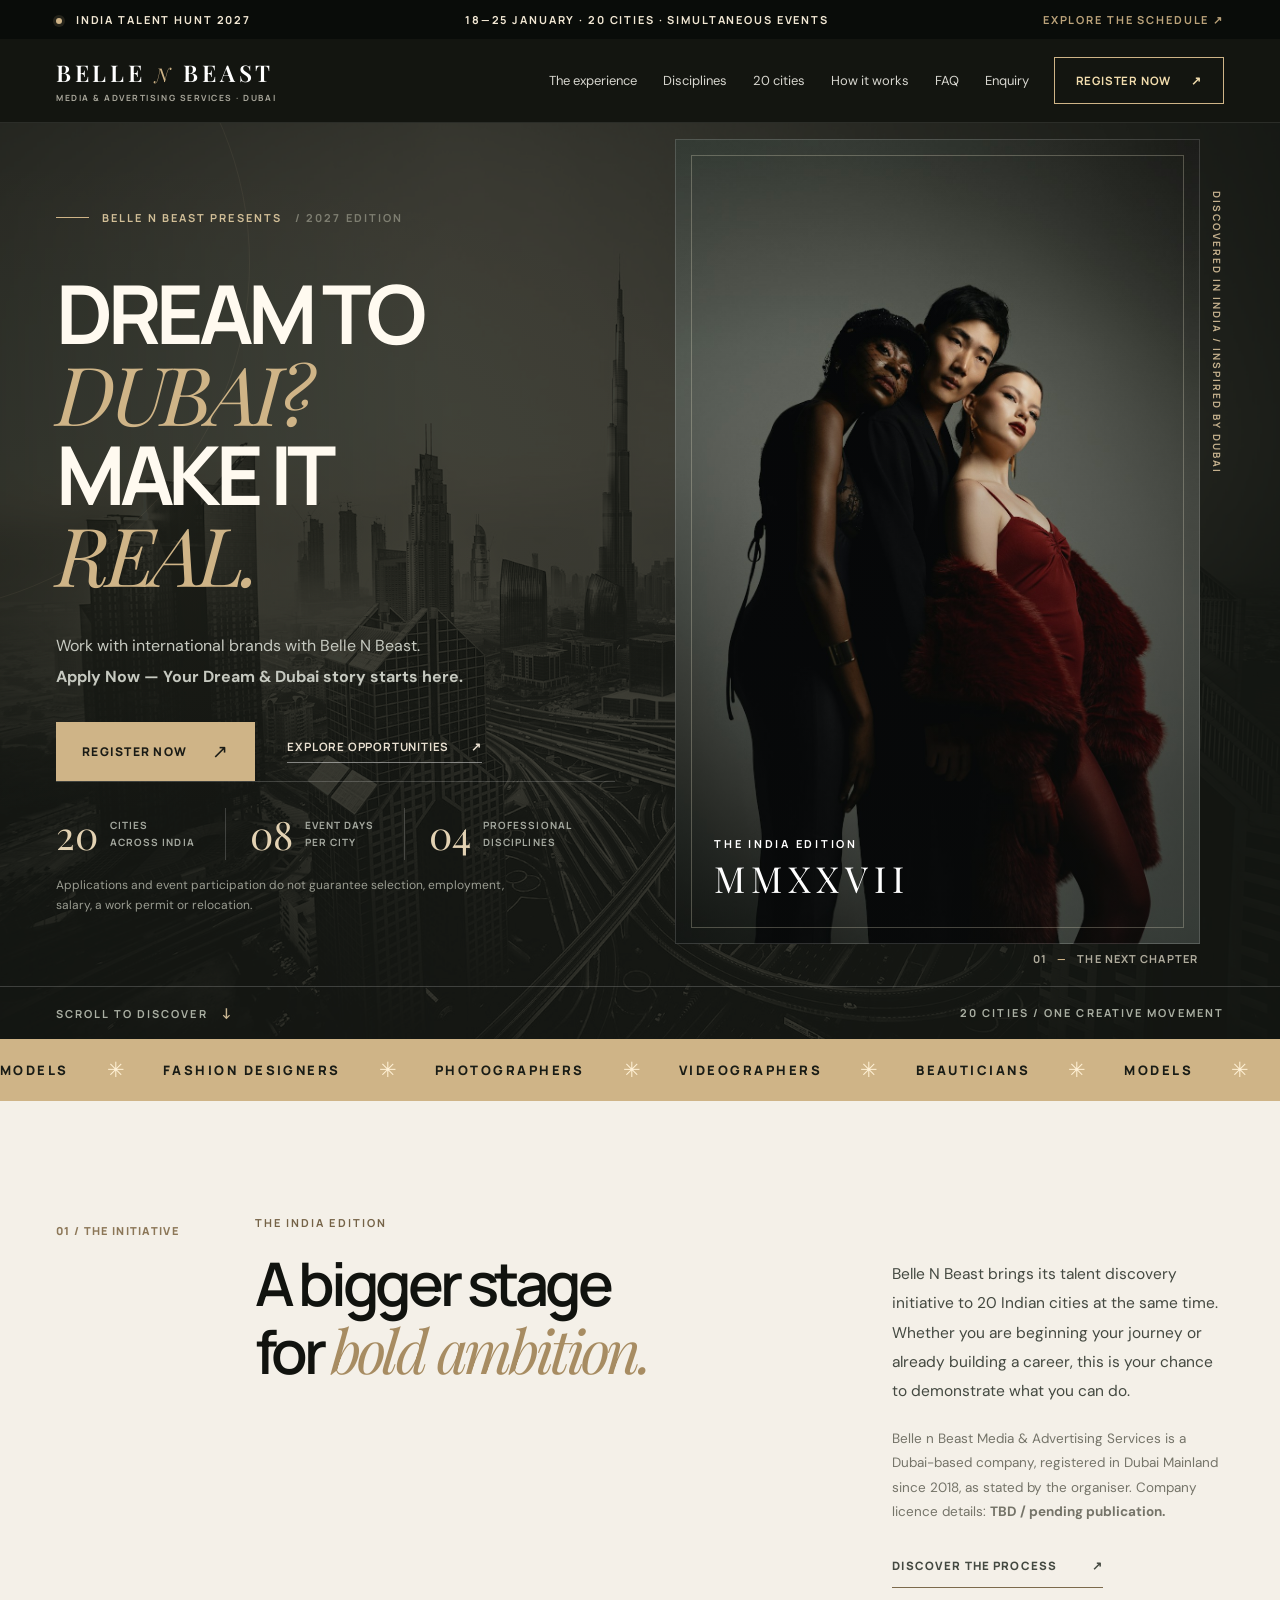
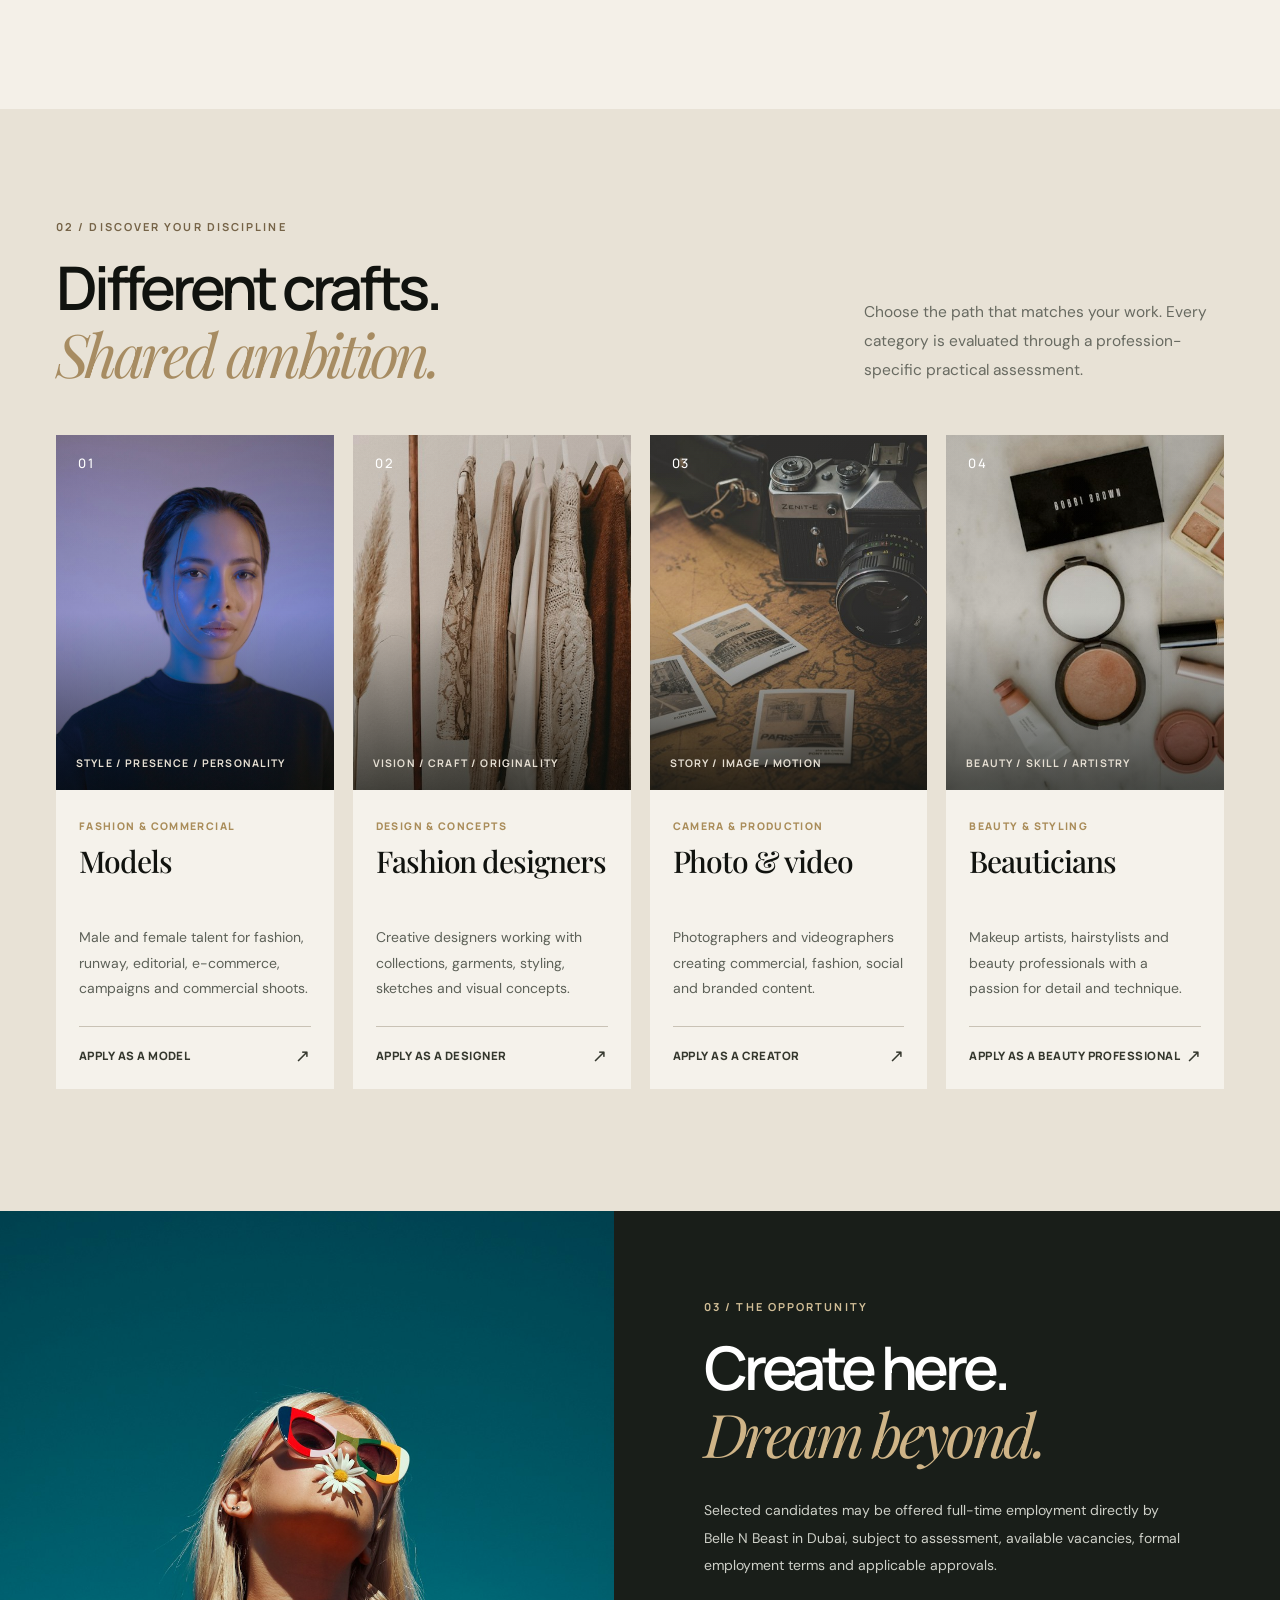
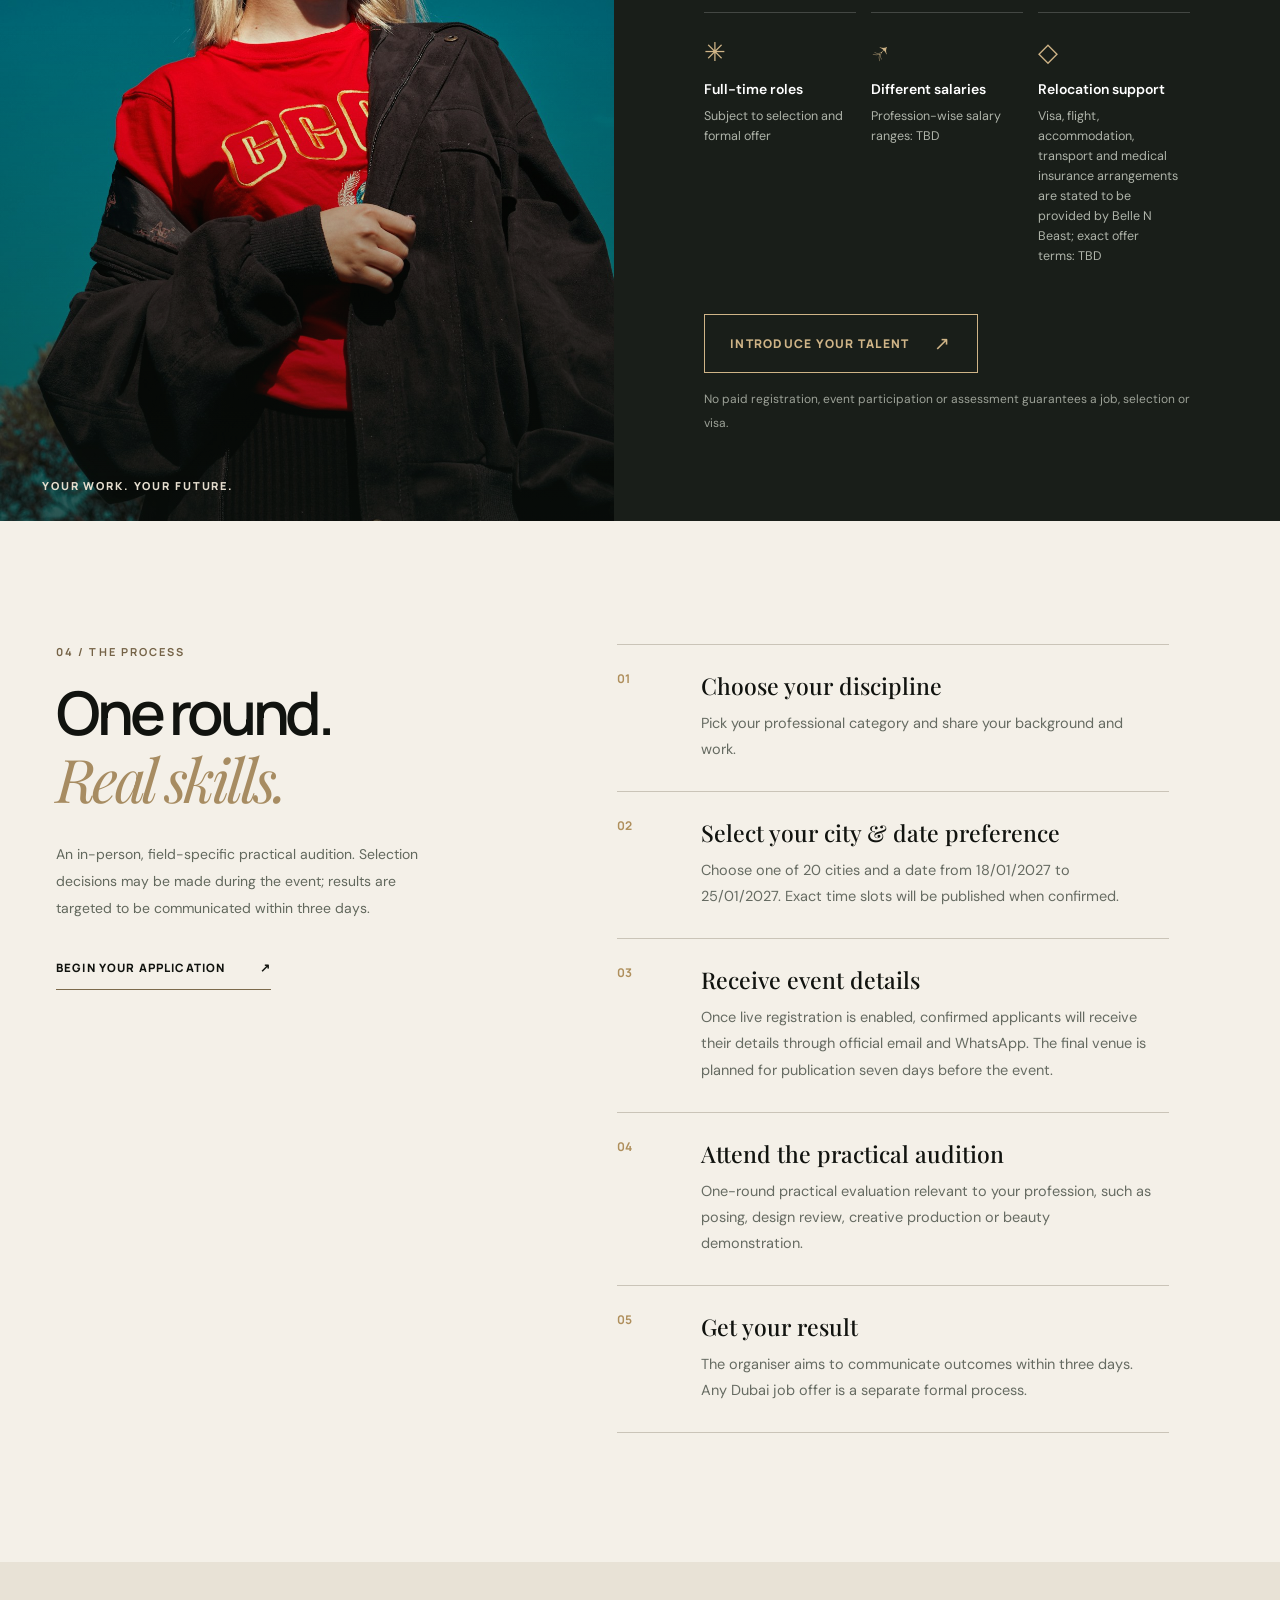
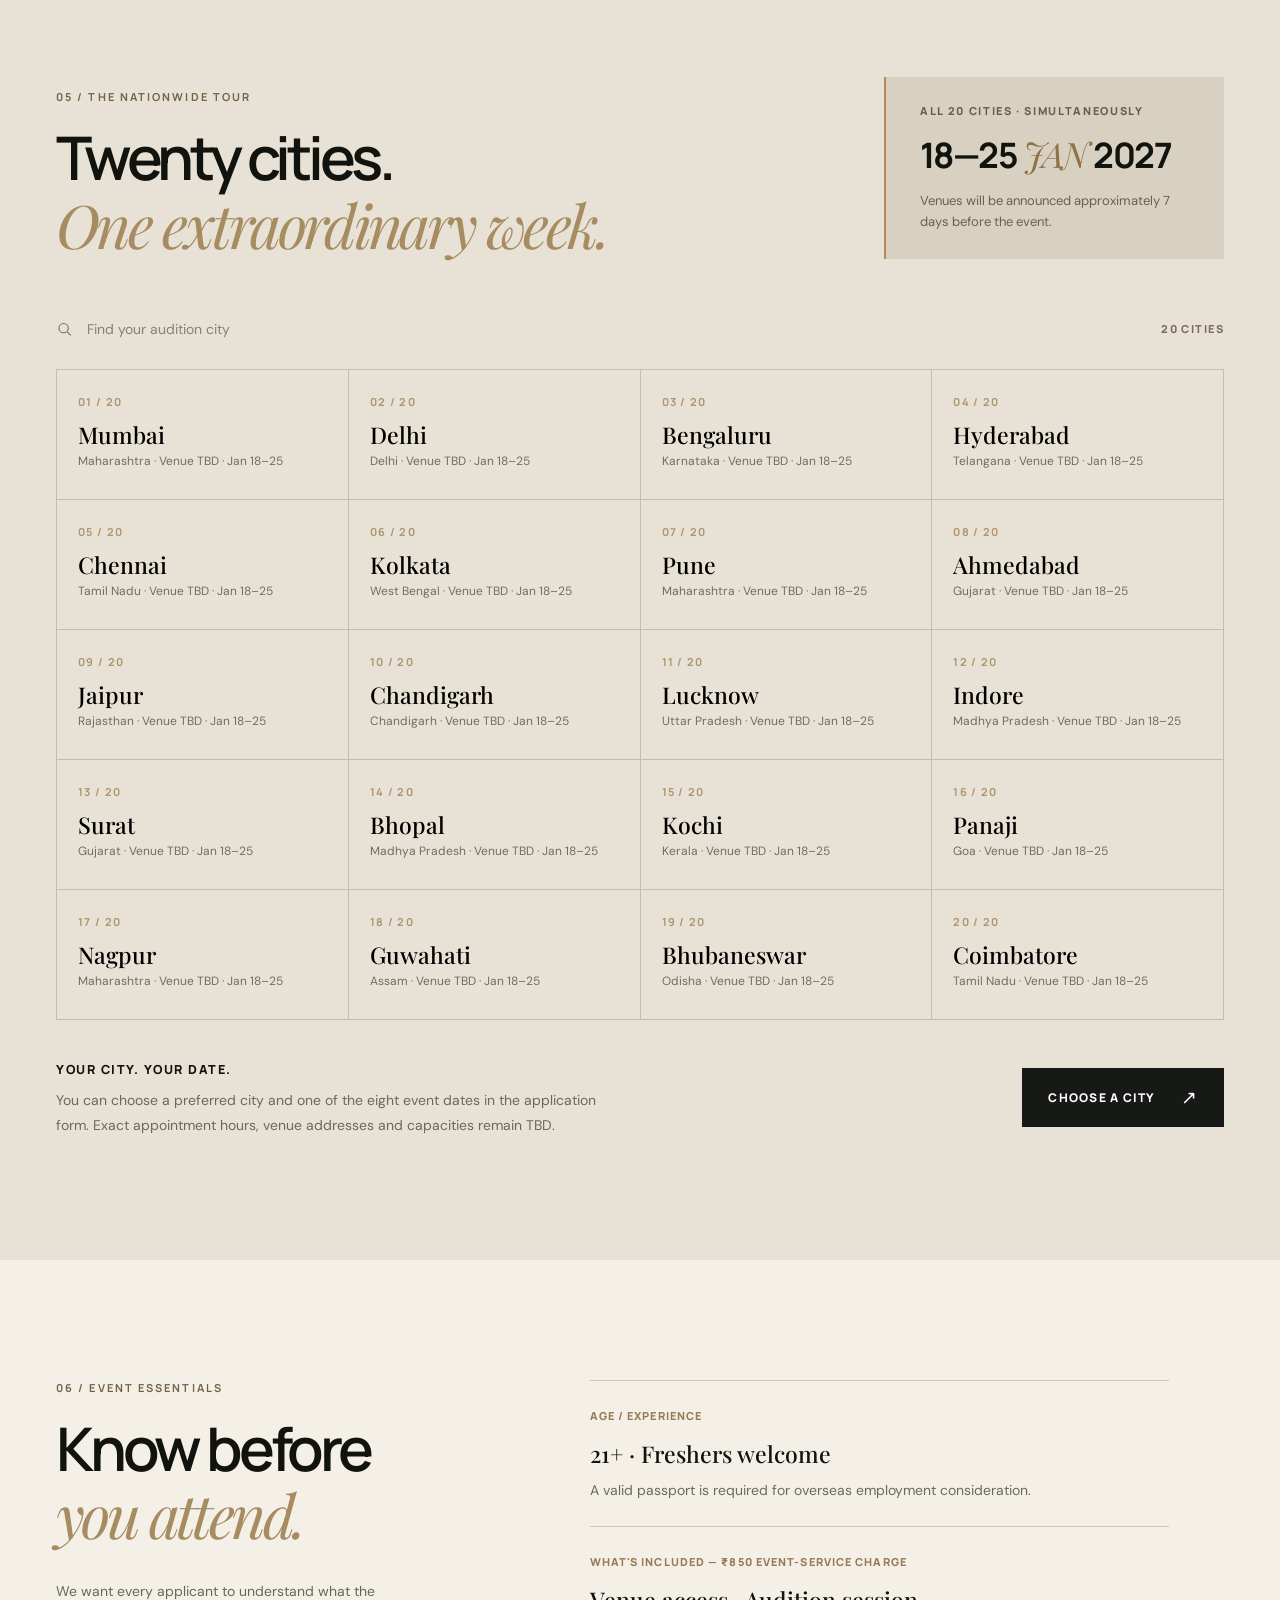
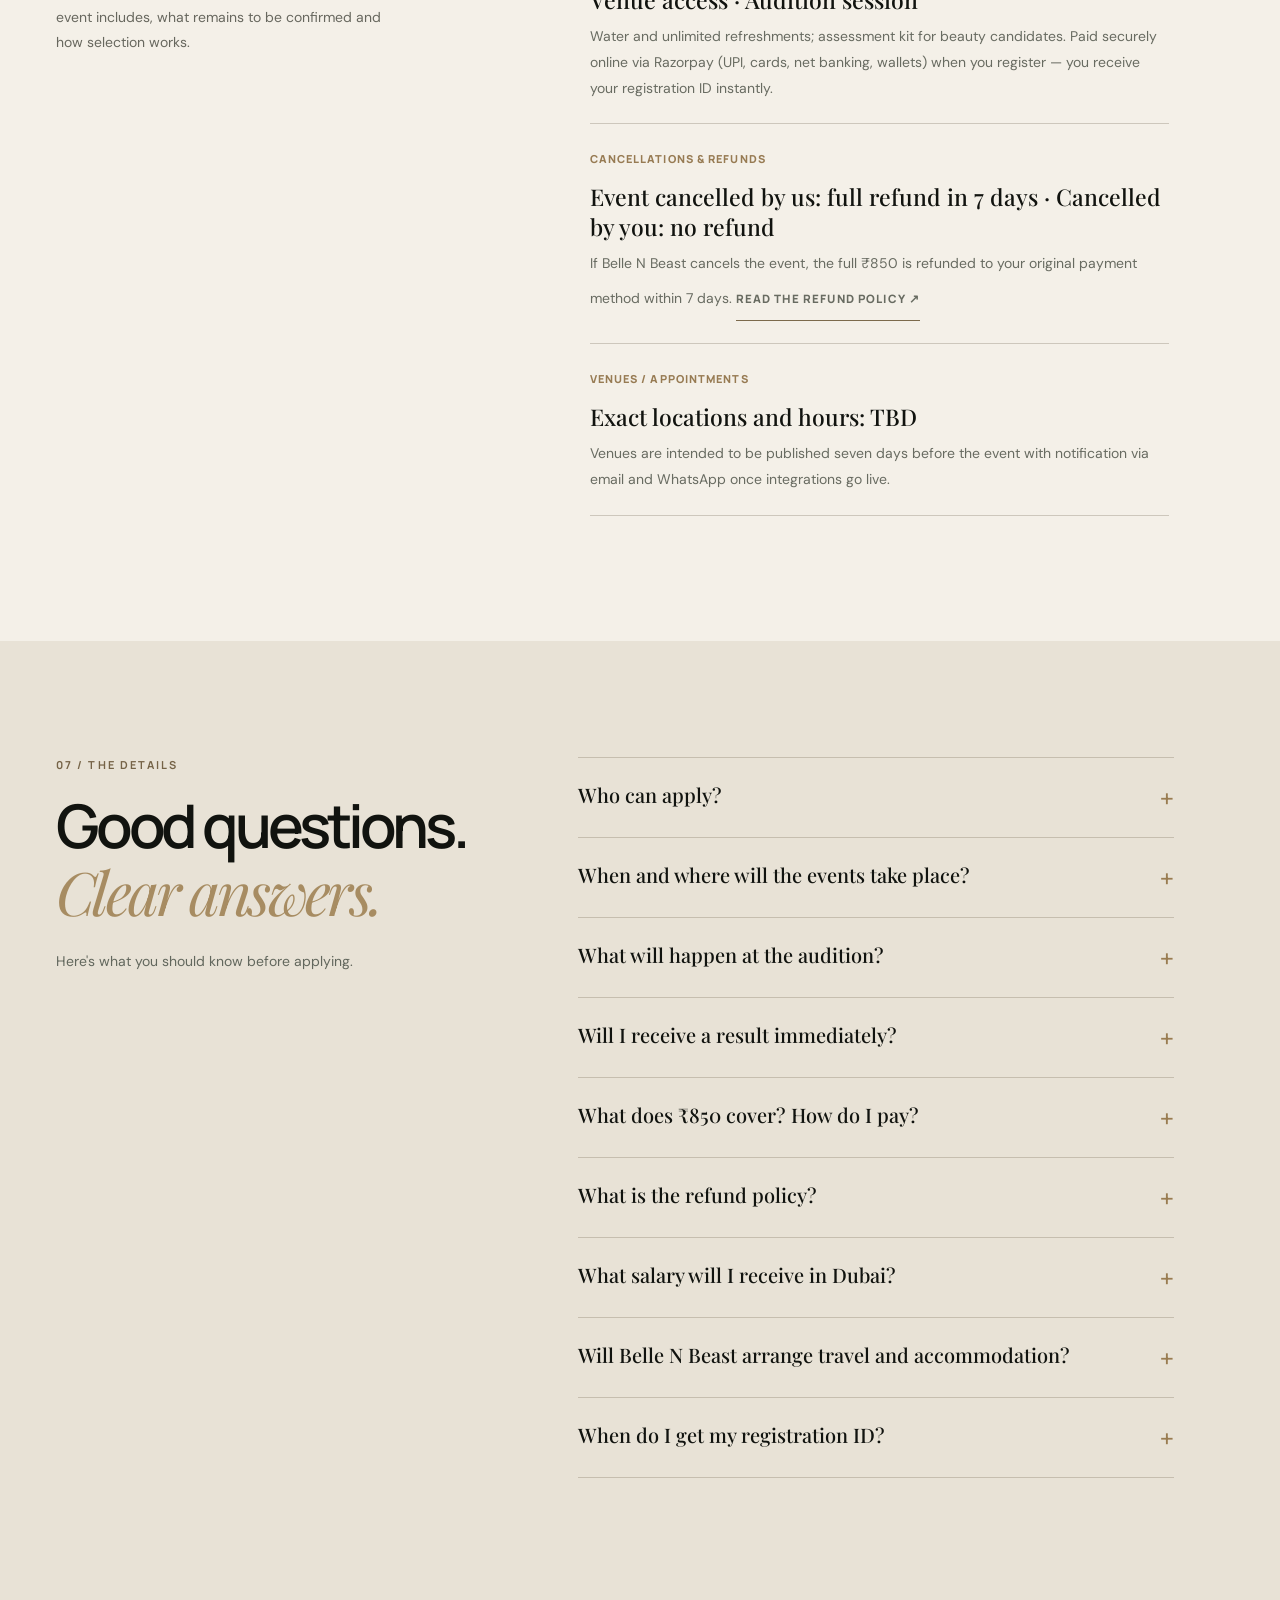
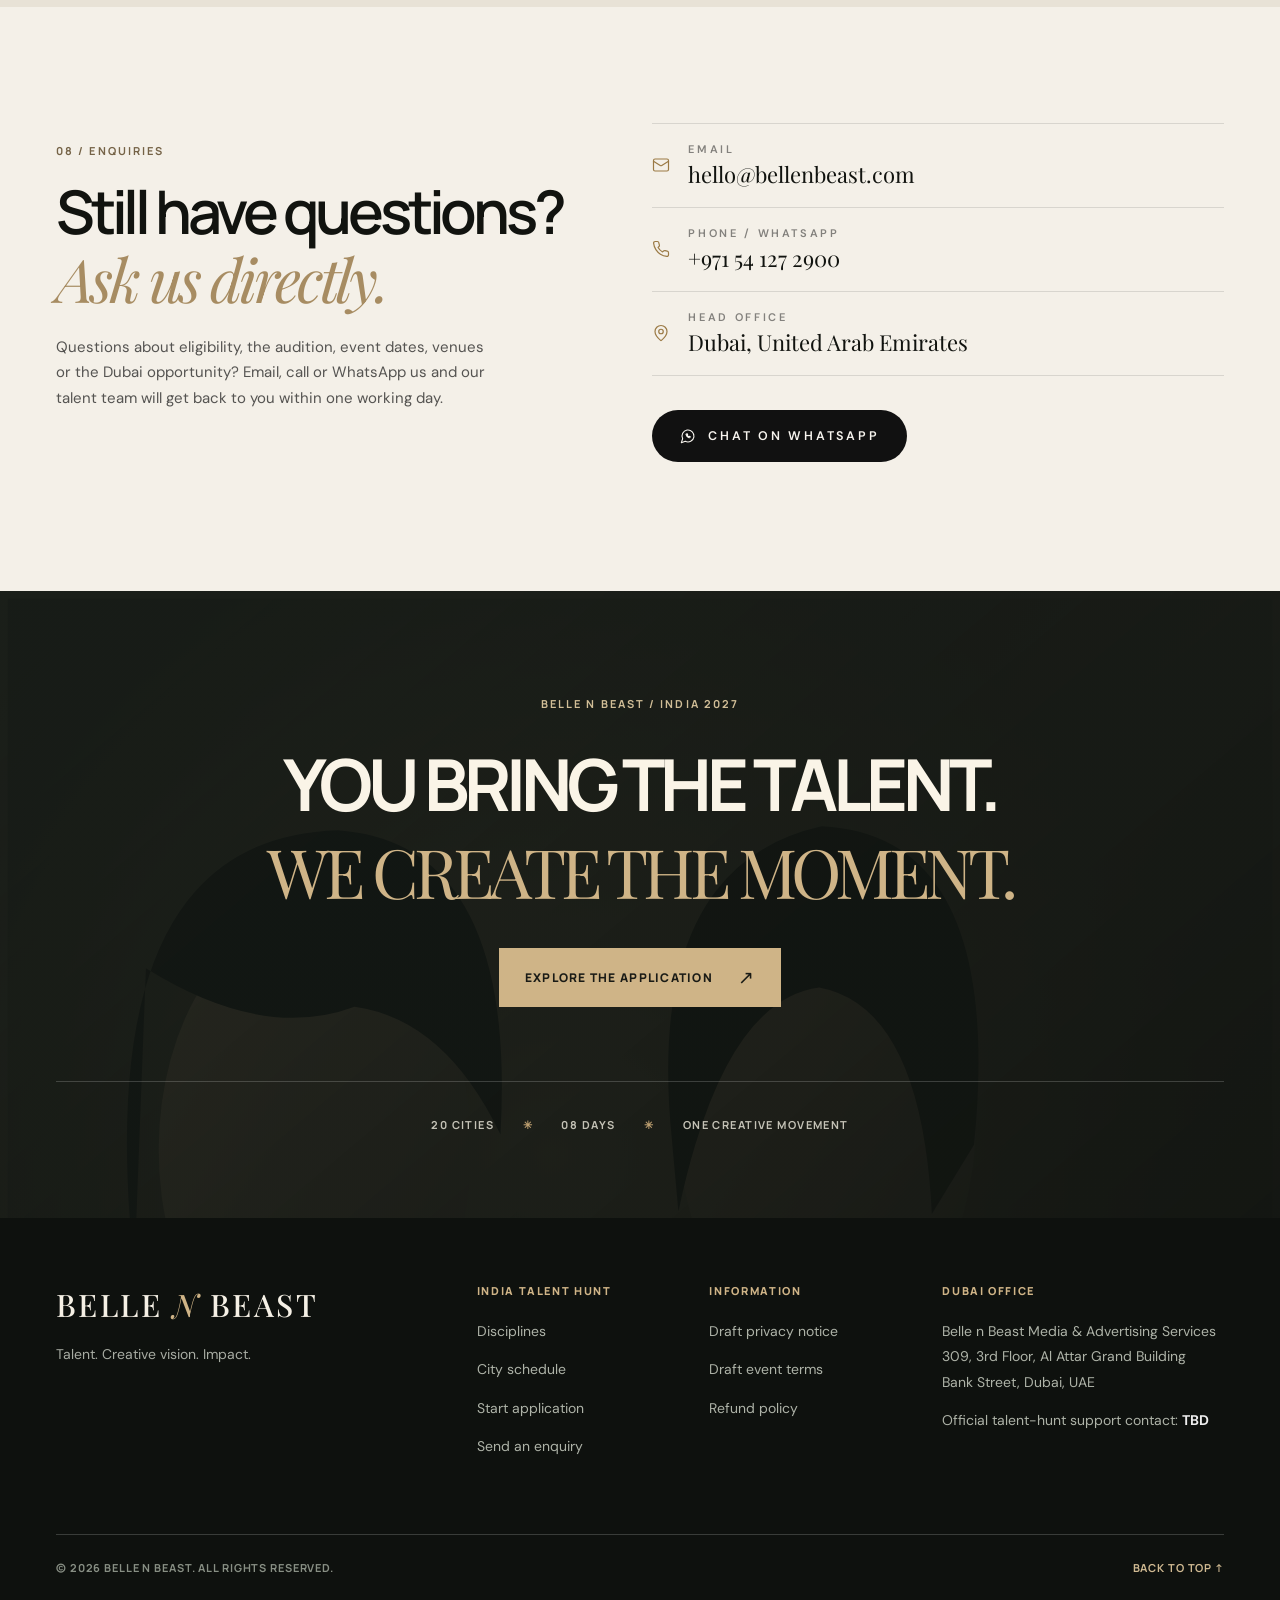
<file: index.html>
<!doctype html>
<html lang="en" data-pay-mode="live">
  <!-- payment: "demo" = dummy Razorpay (no money charged), "live" = real Razorpay via netlify/functions -->
  <head>
    <meta charset="utf-8" />
    <meta name="viewport" content="width=device-width, initial-scale=1, viewport-fit=cover" />
    <meta name="theme-color" content="#11120f" />
    <meta
      name="description"
      content="Belle N Beast India Talent Hunt 2027 — 20 cities, 18/01/2027 – 25/01/2027. Apply to showcase your creative skills in modelling, fashion design, photography, videography and beauty."
    />
    <meta property="og:type" content="website" />
    <meta property="og:title" content="India Talent Hunt 2027 | Belle N Beast" />
    <meta
      property="og:description"
      content="20 cities. 7 days. 4 creative disciplines. Your talent deserves to be seen."
    />
    <title>India Talent Hunt 2027 — Belle N Beast</title>
    <link rel="preconnect" href="https://fonts.googleapis.com" />
    <link rel="preconnect" href="https://fonts.gstatic.com" crossorigin />
    <link
      href="https://fonts.googleapis.com/css2?family=DM+Sans:wght@400;500;600;700&family=Manrope:wght@400;500;600;700;800&family=Playfair+Display:ital,wght@0,400;0,500;0,600;1,400;1,500&display=swap"
      rel="stylesheet"
    />
    <link rel="stylesheet" href="styles.css" />
    <script defer src="script.js"></script>
  </head>
  <body>
    <a class="skip-link" href="#main">Skip to content</a>
    <div class="top-strip">
      <div class="wrap strip-inner">
        <span><span class="live-dot" aria-hidden="true"></span> INDIA TALENT HUNT 2027</span
        ><span class="strip-date">18—25 JANUARY · 20 CITIES · SIMULTANEOUS EVENTS</span
        ><a href="#cities">EXPLORE THE SCHEDULE <span aria-hidden="true">↗</span></a>
      </div>
      <a class="strip-marquee" href="#cities" aria-label="India Talent Hunt 2027 — 18 to 25 January, 20 cities, simultaneous events">
        <span class="strip-marquee__track" aria-hidden="true"><span class="strip-marquee__item"><span class="live-dot" aria-hidden="true"></span>INDIA TALENT HUNT 2027 <i>✳</i> 18—25 JANUARY · 20 CITIES · SIMULTANEOUS EVENTS <i>✳</i></span><span class="strip-marquee__item"><span class="live-dot" aria-hidden="true"></span>INDIA TALENT HUNT 2027 <i>✳</i> 18—25 JANUARY · 20 CITIES · SIMULTANEOUS EVENTS <i>✳</i></span></span>
      </a>
    </div>
    <header class="site-header" id="top">
      <div class="wrap header-inner">
        <a href="#top" class="logo" aria-label="Belle N Beast, back to top"
          ><span class="logo-main">BELLE <i>N</i> BEAST</span
          ><span class="logo-small">MEDIA & ADVERTISING SERVICES · DUBAI</span></a
        >
        <nav class="main-nav" id="main-nav" aria-label="Main navigation">
          <a href="#about">The experience</a><a href="#disciplines">Disciplines</a
          ><a href="#cities">20 cities</a><a href="#journey">How it works</a><a href="#faq">FAQ</a
          ><a href="#enquiry">Enquiry</a>
        </nav>
        <a class="header-cta" href="#apply" data-open-apply aria-haspopup="dialog"
          >REGISTER NOW <span aria-hidden="true">↗</span></a
        >
        <button
          class="menu-toggle"
          type="button"
          aria-label="Open navigation"
          aria-expanded="false"
          aria-controls="main-nav"
        >
          <span></span><span></span><span></span>
        </button>
      </div>
    </header>
    <main id="main">
      <section class="hero" aria-labelledby="hero-heading">
        <div class="hero-orb" aria-hidden="true"></div>
        <div class="wrap hero-grid">
          <div class="hero-content">
            <div class="eyebrow eyebrow-light">
              <span class="eyebrow-rule"></span> BELLE N BEAST PRESENTS
              <span class="eyebrow-index">/ 2027 EDITION</span>
            </div>
            <h1 id="hero-heading">
              DREAM TO<br /><em>DUBAI?</em><br />MAKE IT<br /><em>REAL.</em>
            </h1>
            <p class="hero-copy">
              Work with international brands with Belle N Beast.<br />
              <strong>Apply Now — Your Dream &amp; Dubai story starts here.</strong>
            </p>
            <div class="hero-actions">
              <a href="#apply" class="btn btn-gold"
                >REGISTER NOW <span aria-hidden="true">↗</span></a
              ><a href="#disciplines" class="text-cta"
                >EXPLORE OPPORTUNITIES <span aria-hidden="true">↗</span></a
              >
            </div>
            <div class="hero-meta">
              <div>
                <b>20</b><span>CITIES<br />ACROSS INDIA</span>
              </div>
              <div>
                <b>08</b><span>EVENT DAYS<br />PER CITY</span>
              </div>
              <div>
                <b>04</b><span>PROFESSIONAL<br />DISCIPLINES</span>
              </div>
            </div>
            <p class="hero-disclaimer">
              Applications and event participation do not guarantee selection, employment, salary, a
              work permit or relocation.
            </p>
          </div>
          <div class="hero-art">
            <div
              class="hero-photography"
              role="img"
              aria-label="High-fashion editorial models"
            >
              <div class="photo-glow" aria-hidden="true"></div>
              <div class="hero-art-badge">
                <span>THE INDIA EDITION</span><strong>MMXXVII</strong>
              </div>
            </div>
            <div class="hero-vertical">DISCOVERED IN INDIA / INSPIRED BY DUBAI</div>
            <div class="hero-corner">01 <span>—</span> THE NEXT CHAPTER</div>
          </div>
        </div>
        <div class="hero-scroll">
          <div class="wrap">
            <span>SCROLL TO DISCOVER <span aria-hidden="true">↓</span></span
            ><span>20 CITIES / ONE CREATIVE MOVEMENT</span>
          </div>
        </div>
      </section>

      <div class="ticker" aria-label="Talent categories">
        <div class="ticker-track">
          <span>MODELS</span><i>✳</i><span>FASHION DESIGNERS</span><i>✳</i><span>PHOTOGRAPHERS</span
          ><i>✳</i><span>VIDEOGRAPHERS</span><i>✳</i><span>BEAUTICIANS</span><i>✳</i
          ><span>MODELS</span><i>✳</i><span>FASHION DESIGNERS</span><i>✳</i
          ><span>PHOTOGRAPHERS</span><i>✳</i><span>VIDEOGRAPHERS</span><i>✳</i
          ><span>BEAUTICIANS</span><i>✳</i>
        </div>
      </div>

      <section class="intro section-light" id="about">
        <div class="wrap intro-grid">
          <div class="section-number">01 / THE INITIATIVE</div>
          <div>
            <div class="eyebrow eyebrow-dark">THE INDIA EDITION</div>
            <h2 class="display-heading">A bigger stage<br />for <em>bold ambition.</em></h2>
          </div>
          <div class="intro-side">
            <p>
              Belle N Beast brings its talent discovery initiative to 20 Indian cities at the same
              time. Whether you are beginning your journey or already building a career, this is
              your chance to demonstrate what you can do.
            </p>
            <p class="small-copy">
              Belle n Beast Media & Advertising Services is a Dubai-based company, registered in
              Dubai Mainland since 2018, as stated by the organiser. Company licence details:
              <strong>TBD / pending publication.</strong>
            </p>
            <a class="inline-arrow" href="#journey"
              >DISCOVER THE PROCESS <span aria-hidden="true">↗</span></a
            >
          </div>
        </div>
      </section>

      <section class="disciplines section-cream" id="disciplines">
        <div class="wrap">
          <div class="section-heading">
            <div>
              <div class="eyebrow eyebrow-dark">02 / DISCOVER YOUR DISCIPLINE</div>
              <h2 class="display-heading">Different crafts.<br /><em>Shared ambition.</em></h2>
            </div>
            <p>
              Choose the path that matches your work. Every category is evaluated through a
              profession-specific practical assessment.
            </p>
          </div>
          <div class="category-grid">
            <article class="category-card" data-card="models">
              <div class="category-image models-art">
                <div class="category-number">01</div>
                <div class="category-imglabel">STYLE / PRESENCE / PERSONALITY</div>
              </div>
              <div class="category-details">
                <span class="category-kicker">FASHION & COMMERCIAL</span>
                <h3>Models</h3>
                <p>
                  Male and female talent for fashion, runway, editorial, e-commerce, campaigns and
                  commercial shoots.
                </p>
                <button class="category-action" type="button" data-category="models">
                  APPLY AS A MODEL <span aria-hidden="true">↗</span>
                </button>
              </div>
            </article>
            <article class="category-card" data-card="designers">
              <div class="category-image designers-art">
                <div class="category-number">02</div>
                <div class="category-imglabel">VISION / CRAFT / ORIGINALITY</div>
              </div>
              <div class="category-details">
                <span class="category-kicker">DESIGN & CONCEPTS</span>
                <h3>Fashion designers</h3>
                <p>
                  Creative designers working with collections, garments, styling, sketches and
                  visual concepts.
                </p>
                <button class="category-action" type="button" data-category="designers">
                  APPLY AS A DESIGNER <span aria-hidden="true">↗</span>
                </button>
              </div>
            </article>
            <article class="category-card" data-card="creators">
              <div class="category-image creators-art">
                <div class="category-number">03</div>
                <div class="category-imglabel">STORY / IMAGE / MOTION</div>
              </div>
              <div class="category-details">
                <span class="category-kicker">CAMERA & PRODUCTION</span>
                <h3>Photo &amp; video</h3>
                <p>
                  Photographers and videographers creating commercial, fashion, social and branded
                  content.
                </p>
                <button class="category-action" type="button" data-category="creators">
                  APPLY AS A CREATOR <span aria-hidden="true">↗</span>
                </button>
              </div>
            </article>
            <article class="category-card" data-card="beauty">
              <div class="category-image beauty-art">
                <div class="category-number">04</div>
                <div class="category-imglabel">BEAUTY / SKILL / ARTISTRY</div>
              </div>
              <div class="category-details">
                <span class="category-kicker">BEAUTY & STYLING</span>
                <h3>Beauticians</h3>
                <p>
                  Makeup artists, hairstylists and beauty professionals with a passion for detail
                  and technique.
                </p>
                <button class="category-action" type="button" data-category="beauty">
                  APPLY AS A BEAUTY PROFESSIONAL <span aria-hidden="true">↗</span>
                </button>
              </div>
            </article>
          </div>
        </div>
      </section>

      <section class="opportunity" id="opportunity">
        <div class="opportunity-photo"><span>YOUR WORK. YOUR FUTURE.</span></div>
        <div class="opportunity-copy">
          <div class="eyebrow eyebrow-light">03 / THE OPPORTUNITY</div>
          <h2 class="display-heading">Create here.<br /><em>Dream beyond.</em></h2>
          <p>
            Selected candidates may be offered full-time employment directly by Belle N Beast in
            Dubai, subject to assessment, available vacancies, formal employment terms and
            applicable approvals.
          </p>
          <div class="benefit-grid">
            <div>
              <span class="benefit-icon">✳</span><strong>Full-time roles</strong
              ><small>Subject to selection and formal offer</small>
            </div>
            <div>
              <span class="benefit-icon">↗</span><strong>Different salaries</strong
              ><small>Profession-wise salary ranges: TBD</small>
            </div>
            <div>
              <span class="benefit-icon">◇</span><strong>Relocation support</strong
              ><small
                >Visa, flight, accommodation, transport and medical insurance arrangements are
                stated to be provided by Belle N Beast; exact offer terms: TBD</small
              >
            </div>
          </div>
          <a href="#apply" class="btn btn-outline"
            >INTRODUCE YOUR TALENT <span aria-hidden="true">↗</span></a
          >
          <p class="legal-small">
            No paid registration, event participation or assessment guarantees a job, selection or
            visa.
          </p>
        </div>
      </section>

      <section class="journey section-light" id="journey">
        <div class="wrap journey-grid">
          <div class="journey-heading">
            <div class="eyebrow eyebrow-dark">04 / THE PROCESS</div>
            <h2 class="display-heading">One round.<br /><em>Real skills.</em></h2>
            <p>
              An in-person, field-specific practical audition. Selection decisions may be made
              during the event; results are targeted to be communicated within three days.
            </p>
            <a href="#apply" class="inline-arrow"
              >BEGIN YOUR APPLICATION <span aria-hidden="true">↗</span></a
            >
          </div>
          <div class="steps">
            <div class="step">
              <span>01</span>
              <div>
                <h3>Choose your discipline</h3>
                <p>Pick your professional category and share your background and work.</p>
              </div>
            </div>
            <div class="step">
              <span>02</span>
              <div>
                <h3>Select your city & date preference</h3>
                <p>
                  Choose one of 20 cities and a date from 18/01/2027 to 25/01/2027. Exact time slots will be
                  published when confirmed.
                </p>
              </div>
            </div>
            <div class="step">
              <span>03</span>
              <div>
                <h3>Receive event details</h3>
                <p>
                  Once live registration is enabled, confirmed applicants will receive their details
                  through official email and WhatsApp. The final venue is planned for publication
                  seven days before the event.
                </p>
              </div>
            </div>
            <div class="step">
              <span>04</span>
              <div>
                <h3>Attend the practical audition</h3>
                <p>
                  One-round practical evaluation relevant to your profession, such as posing, design
                  review, creative production or beauty demonstration.
                </p>
              </div>
            </div>
            <div class="step">
              <span>05</span>
              <div>
                <h3>Get your result</h3>
                <p>
                  The organiser aims to communicate outcomes within three days. Any Dubai job offer
                  is a separate formal process.
                </p>
              </div>
            </div>
          </div>
        </div>
      </section>

      <section class="cities-section section-cream" id="cities">
        <div class="wrap">
          <div class="section-heading cities-heading">
            <div>
              <div class="eyebrow eyebrow-dark">05 / THE NATIONWIDE TOUR</div>
              <h2 class="display-heading">Twenty cities.<br /><em>One extraordinary week.</em></h2>
            </div>
            <div class="city-date-block">
              <span>ALL 20 CITIES · SIMULTANEOUSLY</span><strong>18—25 <em>JAN</em> 2027</strong
              ><small>Venues will be announced approximately 7 days before the event.</small>
            </div>
          </div>
          <div class="city-tools">
            <div class="search-wrap">
              <svg viewBox="0 0 24 24" width="18" height="18" aria-hidden="true">
                <circle
                  cx="10.8"
                  cy="10.8"
                  r="6.6"
                  stroke="currentColor"
                  fill="none"
                  stroke-width="1.6"
                />
                <path d="m16 16 5 5" stroke="currentColor" stroke-width="1.6" /></svg
              ><input
                type="search"
                id="city-search"
                placeholder="Find your audition city"
                aria-label="Search cities"
              />
            </div>
            <span id="city-count" aria-live="polite">20 CITIES</span>
          </div>
          <div class="city-grid" id="city-grid" aria-label="Participating event cities"></div>
          <div class="city-bottom">
            <div>
              <strong>YOUR CITY. YOUR DATE.</strong>
              <p>
                You can choose a preferred city and one of the eight event dates in the application
                form. Exact appointment hours, venue addresses and capacities remain TBD.
              </p>
            </div>
            <a href="#apply" class="btn btn-dark"
              >CHOOSE A CITY <span aria-hidden="true">↗</span></a
            >
          </div>
        </div>
      </section>

      <section class="event-essentials section-light" id="event">
        <div class="wrap essentials-grid">
          <div>
            <div class="eyebrow eyebrow-dark">06 / EVENT ESSENTIALS</div>
            <h2 class="display-heading">Know before<br /><em>you attend.</em></h2>
            <p>
              We want every applicant to understand what the event includes, what remains to be
              confirmed and how selection works.
            </p>
          </div>
          <div class="essentials-right">
            <div class="essentials-row">
              <span>AGE / EXPERIENCE</span><strong>21+ · Freshers welcome</strong>
              <p>A valid passport is required for overseas employment consideration.</p>
            </div>
            <div class="essentials-row">
              <span>WHAT'S INCLUDED — ₹850 EVENT-SERVICE CHARGE</span
              ><strong>Venue access · Audition session</strong>
              <p>
                Water and unlimited refreshments; assessment kit for beauty candidates. Paid
                securely online via Razorpay (UPI, cards, net banking, wallets) when you register —
                you receive your registration ID instantly.
              </p>
            </div>
            <div class="essentials-row">
              <span>CANCELLATIONS &amp; REFUNDS</span
              ><strong
                >Event cancelled by us: full refund in 7 days · Cancelled by you: no refund</strong
              >
              <p>
                If Belle N Beast cancels the event, the full ₹850 is refunded to your original
                payment method within 7 days.
                <a href="refund-policy.html" class="inline-arrow">READ THE REFUND POLICY ↗</a>
              </p>
            </div>
            <div class="essentials-row">
              <span>VENUES / APPOINTMENTS</span><strong>Exact locations and hours: TBD</strong>
              <p>
                Venues are intended to be published seven days before the event with notification
                via email and WhatsApp once integrations go live.
              </p>
            </div>
          </div>
        </div>
      </section>

      <section class="faq section-cream" id="faq">
        <div class="wrap faq-layout">
          <div>
            <div class="eyebrow eyebrow-dark">07 / THE DETAILS</div>
            <h2 class="display-heading">Good questions.<br /><em>Clear answers.</em></h2>
            <p>Here's what you should know before applying.</p>
          </div>
          <div class="faq-list">
            <details>
              <summary>Who can apply?<span>+</span></summary>
              <p>
                Anyone aged 21 or older can apply — freshers and experienced professionals are
                equally welcome. A valid passport is required for overseas employment
                consideration.
              </p>
            </details>
            <details>
              <summary>When and where will the events take place?<span>+</span></summary>
              <p>
                Auditions run simultaneously in all 20 cities from 18/01/2027 to 25/01/2027. Venue
                addresses and appointment times will be shared by email and WhatsApp about seven
                days before the event.
              </p>
            </details>
            <details>
              <summary>What will happen at the audition?<span>+</span></summary>
              <p>
                There will be one profession-specific practical round. For example, models may
                demonstrate posing and movement, designers may present creative work, camera
                professionals may show production skills, and beauticians may undertake a relevant
                practical evaluation.
              </p>
            </details>
            <details>
              <summary>Will I receive a result immediately?<span>+</span></summary>
              <p>
                Selections may be made during the event itself, and we aim to share results within
                three days. Being shortlisted is not a guarantee of a job offer.
              </p>
            </details>
            <details>
              <summary>What does ₹850 cover? How do I pay?<span>+</span></summary>
              <p>
                The ₹850 event-service charge covers venue access, an audition session, water,
                unlimited refreshments and an assessment kit for beautician candidates. You pay it
                securely via Razorpay at the end of the application form, using UPI, a card, net
                banking or a wallet. No fee buys employment, selection or a visa.
              </p>
            </details>
            <details>
              <summary>What is the refund policy?<span>+</span></summary>
              <p>
                If Belle N Beast cancels the event, the refund is initiated and the full ₹850 is
                returned to your original payment method within 7 days. If you cancel, no refund is
                given. See the full <a href="refund-policy.html">refund policy</a>.
              </p>
            </details>
            <details>
              <summary>What salary will I receive in Dubai?<span>+</span></summary>
              <p>
                Salary and vacancies vary by profession. Your salary, benefits, employment
                conditions and relocation support will be set out in your individual formal offer.
                Audition attendance does not guarantee employment.
              </p>
            </details>
            <details>
              <summary>Will Belle N Beast arrange travel and accommodation?<span>+</span></summary>
              <p>
                Yes. For selected full-time employees, Belle N Beast arranges the visa, flight,
                accommodation, transport and medical insurance. The exact terms are confirmed in
                your formal offer and employment documents.
              </p>
            </details>
            <details>
              <summary>When do I get my registration ID?<span>+</span></summary>
              <p>
                Immediately after your ₹850 payment is confirmed. It appears on screen (with copy
                and print options) and stays available if you reopen the application on the same
                device. Keep it safe — you need it at check-in. Your city, date and time of day are
                preferences; exact venue and appointment time are shared about seven days before the
                event.
              </p>
            </details>
          </div>
        </div>
      </section>

      <!-- ============ ENQUIRY (Belle N Beast India form design) ============ -->
      <section class="enq section-light" id="enquiry" aria-labelledby="enq-title">
        <svg width="0" height="0" style="position: absolute" aria-hidden="true" focusable="false">
          <symbol id="i-arrow-ur" viewBox="0 0 24 24">
            <path d="M7 7h10v10" />
            <path d="M7 17 17 7" />
          </symbol>
          <symbol id="i-check" viewBox="0 0 24 24"><path d="M20 6 9 17l-5-5" /></symbol>
          <symbol id="i-chev" viewBox="0 0 24 24"><path d="m6 9 6 6 6-6" /></symbol>
          <symbol id="i-whatsapp" viewBox="0 0 24 24">
            <path d="M7.9 20A9 9 0 1 0 4 16.1L2 22Z" />
            <path
              d="M9 9.5c.3 1.6 1.9 3.9 4.6 5 .6.2 1.3-.2 1.6-.8l.2-.5-1.6-.9-.7.7c-.9-.4-1.8-1.3-2.2-2.2l.7-.7-.9-1.6-.5.2c-.6.3-1 1-.8 1.6z"
            />
          </symbol>
          <symbol id="i-mail" viewBox="0 0 24 24">
            <rect width="20" height="16" x="2" y="4" rx="2" />
            <path d="m22 7-8.97 5.7a1.94 1.94 0 0 1-2.06 0L2 7" />
          </symbol>
          <symbol id="i-phone" viewBox="0 0 24 24">
            <path
              d="M22 16.92v3a2 2 0 0 1-2.18 2 19.79 19.79 0 0 1-8.63-3.07 19.5 19.5 0 0 1-6-6 19.79 19.79 0 0 1-3.07-8.67A2 2 0 0 1 4.11 2h3a2 2 0 0 1 2 1.72 12.84 12.84 0 0 0 .7 2.81 2 2 0 0 1-.45 2.11L8.09 9.91a16 16 0 0 0 6 6l1.27-1.27a2 2 0 0 1 2.11-.45 12.84 12.84 0 0 0 2.81.7A2 2 0 0 1 22 16.92z"
            />
          </symbol>
          <symbol id="i-pin" viewBox="0 0 24 24">
            <path
              d="M20 10c0 5-5.5 10.2-7.4 11.8a1 1 0 0 1-1.2 0C9.5 20.2 4 15 4 10a8 8 0 0 1 16 0"
            />
            <circle cx="12" cy="10" r="3" />
          </symbol>
          <symbol id="i-cal" viewBox="0 0 24 24">
            <rect width="18" height="18" x="3" y="4" rx="2" />
            <path d="M16 2v4M8 2v4M3 10h18" />
          </symbol>
          <symbol id="i-x" viewBox="0 0 24 24">
            <path d="M18 6 6 18" />
            <path d="m6 6 12 12" />
          </symbol>
          <symbol id="i-upload" viewBox="0 0 24 24">
            <path d="M21 15v4a2 2 0 0 1-2 2H5a2 2 0 0 1-2-2v-4" />
            <path d="m17 8-5-5-5 5" />
            <path d="M12 3v12" />
          </symbol>
          <symbol id="i-file" viewBox="0 0 24 24">
            <path d="M14 2H6a2 2 0 0 0-2 2v16a2 2 0 0 0 2 2h12a2 2 0 0 0 2-2V8z" />
            <path d="M14 2v6h6" />
          </symbol>
          <symbol id="i-alert" viewBox="0 0 24 24">
            <circle cx="12" cy="12" r="10" />
            <path d="M12 8v4" />
            <path d="M12 16h.01" />
          </symbol>
        </svg>
        <div class="wrap enq-grid">
          <div class="enq-info">
            <div class="eyebrow eyebrow-dark">08 / ENQUIRIES</div>
            <h2 id="enq-title" class="display-heading">
              Still have questions?<br /><em>Ask us directly.</em>
            </h2>
            <p class="enq-lead">
              Questions about eligibility, the audition, event dates, venues or the Dubai
              opportunity? Email, call or WhatsApp us and our talent team will get back to you
              within one working day.
            </p>
          </div>
          <div class="enq-info enq-contact">
            <ul class="enq-list">
              <li>
                <svg class="enq-i"><use href="#i-mail" /></svg>
                <div>
                  <small>Email</small
                  ><a href="mailto:hello@bellenbeast.com">hello@bellenbeast.com</a>
                </div>
              </li>
              <li>
                <svg class="enq-i"><use href="#i-phone" /></svg>
                <div>
                  <small>Phone / WhatsApp</small><a href="tel:+971541272900">+971 54 127 2900</a>
                </div>
              </li>
              <li>
                <svg class="enq-i"><use href="#i-pin" /></svg>
                <div>
                  <small>Head office</small
                  ><a
                    href="https://maps.google.com/?q=Al+Attar+Grand+Building+Bank+Street+Dubai"
                    target="_blank"
                    rel="noopener noreferrer"
                    >Dubai, United Arab Emirates</a
                  >
                </div>
              </li>
            </ul>
            <a
              class="enq-btn enq-btn--dark"
              href="https://wa.me/971541272900?text=Hello%20Belle%20N%20Beast%2C%20I%20have%20a%20question%20about%20the%20India%20Talent%20Hunt%202027."
              target="_blank"
              rel="noopener noreferrer"
              ><span class="enq-btn__in"
                ><svg class="enq-i"><use href="#i-whatsapp" /></svg
                ><span>Chat on WhatsApp</span></span
              ></a
            >
          </div>
        </div>
      </section>

      <section class="closing-cta">
        <div class="wrap closing-inner">
          <div class="eyebrow eyebrow-light">BELLE N BEAST / INDIA 2027</div>
          <h2>YOU BRING THE TALENT.<br /><em>WE CREATE THE MOMENT.</em></h2>
          <a href="#apply" class="btn btn-gold"
            >EXPLORE THE APPLICATION <span aria-hidden="true">↗</span></a
          >
          <div class="closing-line">
            20 CITIES <span>✳</span> 08 DAYS <span>✳</span> ONE CREATIVE MOVEMENT
          </div>
        </div>
      </section>
    </main>
    <footer class="footer">
      <div class="wrap">
        <div class="footer-top">
          <div>
            <div class="footer-logo">BELLE <i>N</i> BEAST</div>
            <p>Talent. Creative vision. Impact.</p>
          </div>
          <div>
            <strong>INDIA TALENT HUNT</strong><a href="#disciplines">Disciplines</a
            ><a href="#cities">City schedule</a><a href="#apply">Start application</a
            ><a href="#enquiry">Send an enquiry</a>
          </div>
          <div>
            <strong>INFORMATION</strong><a href="privacy.html">Draft privacy notice</a
            ><a href="terms.html">Draft event terms</a
            ><a href="refund-policy.html">Refund policy</a>
          </div>
          <div>
            <strong>DUBAI OFFICE</strong>
            <p>
              Belle n Beast Media &amp; Advertising Services<br />309, 3rd Floor, Al Attar Grand
              Building<br />Bank Street, Dubai, UAE
            </p>
            <p>Official talent-hunt support contact: <b>TBD</b></p>
          </div>
        </div>
        <div class="footer-bottom">
          <span>© <span id="copyright-year">2026</span> BELLE N BEAST. ALL RIGHTS RESERVED.</span
          ><a href="#top">BACK TO TOP ↑</a>
        </div>
      </div>
    </footer>
    <!-- ============ APPLICATION POPUP (Belle N Beast India form design) ============ -->
    <div
      class="bnm"
      id="apply-modal"
      role="dialog"
      aria-modal="true"
      aria-labelledby="bnm-title"
      hidden
    >
      <div class="bnm__backdrop" data-bnm-close></div>
      <div class="bnm__panel" tabindex="-1">
        <button type="button" class="bnm__close" data-bnm-close aria-label="Close application">
          <svg class="enq-i"><use href="#i-x" /></svg>
        </button>
        <div class="bnm__sheet">
          <ol class="bnm-steps" aria-label="Application progress">
            <li data-s="1" class="is-active"><span>1</span>Details</li>
            <li data-s="2"><span>2</span>Your craft</li>
            <li data-s="3"><span>3</span>Event</li>
            <li data-s="4"><span>4</span>Review</li>
            <li data-s="5"><span>5</span>Registered</li>
          </ol>

          <header class="bnm-head" data-bnm-head>
            <span class="bnm-eyebrow">India Talent Hunt · 18—25 January 2027 · 20 cities</span>
            <h2 id="bnm-title" class="bnm-title">
              Start your application. <em>Own the spotlight.</em>
            </h2>
            <p class="bnm-intro">
              Profession-specific questions appear based on your choice. Complete the form, pay the
              ₹850 event-service fee securely via Razorpay and receive your registration ID
              instantly.
            </p>
          </header>

          <form class="enq-form bnm-form" id="bnm-form" novalidate>
            <!-- STEP 1 -->
            <fieldset class="bnm-step" data-bnm-step="1">
              <legend><span>01</span>Introduction — tell us about you</legend>
              <div class="enq-grid2">
                <div class="enq-field full" data-group="category">
                  <span class="enq-label" id="bnm-cat-l"
                    >Professional category <span class="enq-req">*</span></span
                  >
                  <div class="enq-chips" role="radiogroup" aria-labelledby="bnm-cat-l">
                    <label class="enq-chip"
                      ><input type="radio" name="category" value="models" /><span
                        >Models — Male &amp; Female</span
                      ></label
                    >
                    <label class="enq-chip"
                      ><input type="radio" name="category" value="designers" /><span
                        >Fashion Designer</span
                      ></label
                    >
                    <label class="enq-chip"
                      ><input type="radio" name="category" value="creators" /><span
                        >Photographer / Videographer</span
                      ></label
                    >
                    <label class="enq-chip"
                      ><input type="radio" name="category" value="beauty" /><span
                        >Beautician</span
                      ></label
                    >
                  </div>
                </div>
                <div class="enq-field full">
                  <label for="bnm-name">Full name <span class="enq-req">*</span></label
                  ><input
                    id="bnm-name"
                    name="fullName"
                    autocomplete="name"
                    placeholder="As on your official ID"
                    required
                    maxlength="120"
                  />
                </div>
                <div class="enq-field">
                  <label for="bnm-email">Email address <span class="enq-req">*</span></label
                  ><input
                    id="bnm-email"
                    name="email"
                    type="email"
                    autocomplete="email"
                    placeholder="you@example.com"
                    required
                  />
                </div>
                <div class="enq-field">
                  <label for="bnm-phone">WhatsApp / mobile <span class="enq-req">*</span></label
                  ><input
                    id="bnm-phone"
                    name="phone"
                    type="tel"
                    autocomplete="tel"
                    placeholder="+91 98765 43210"
                    required
                  />
                </div>
                <div class="enq-field">
                  <label for="bnm-dob">Date of birth <span class="enq-req">*</span></label
                  ><div class="bnm-date">
                    <input
                      id="bnm-dob"
                      name="dob"
                      type="text"
                      inputmode="numeric"
                      autocomplete="bday"
                      placeholder="DD/MM/YYYY"
                      maxlength="10"
                      required
                    /><button type="button" class="bnm-date__btn" id="bnm-dob-btn" aria-label="Choose date of birth from calendar">
                      <svg class="enq-i"><use href="#i-cal" /></svg>
                    </button
                    ><input type="date" class="bnm-date__picker" id="bnm-dob-picker" tabindex="-1" aria-hidden="true" />
                  </div>
                </div>
                <div class="enq-field">
                  <label for="bnm-city">Current city <span class="enq-req">*</span></label
                  ><input
                    id="bnm-city"
                    name="currentCity"
                    autocomplete="address-level2"
                    placeholder="Your current city"
                    required
                    maxlength="80"
                  />
                </div>
                <div class="enq-field">
                  <label for="bnm-state"
                    >State / union territory <span class="enq-req">*</span></label
                  >
                  <div class="enq-select">
                    <select id="bnm-state" name="state" required>
                      <option value="">Select</option>
                      <option>Andhra Pradesh</option>
                      <option>Arunachal Pradesh</option>
                      <option>Assam</option>
                      <option>Bihar</option>
                      <option>Chhattisgarh</option>
                      <option>Goa</option>
                      <option>Gujarat</option>
                      <option>Haryana</option>
                      <option>Himachal Pradesh</option>
                      <option>Jharkhand</option>
                      <option>Karnataka</option>
                      <option>Kerala</option>
                      <option>Madhya Pradesh</option>
                      <option>Maharashtra</option>
                      <option>Manipur</option>
                      <option>Meghalaya</option>
                      <option>Mizoram</option>
                      <option>Nagaland</option>
                      <option>Odisha</option>
                      <option>Punjab</option>
                      <option>Rajasthan</option>
                      <option>Sikkim</option>
                      <option>Tamil Nadu</option>
                      <option>Telangana</option>
                      <option>Tripura</option>
                      <option>Uttar Pradesh</option>
                      <option>Uttarakhand</option>
                      <option>West Bengal</option>
                      <option>Andaman and Nicobar Islands</option>
                      <option>Chandigarh</option>
                      <option>Dadra and Nagar Haveli and Daman and Diu</option>
                      <option>Delhi</option>
                      <option>Jammu and Kashmir</option>
                      <option>Ladakh</option>
                      <option>Lakshadweep</option>
                      <option>Puducherry</option>
                      <option>Outside India</option></select
                    ><svg class="enq-i"><use href="#i-chev" /></svg>
                  </div>
                </div>
                <div class="enq-field">
                  <label for="bnm-passport"
                    >Passport available? <span class="enq-req">*</span></label
                  >
                  <div class="enq-select">
                    <select id="bnm-passport" name="passport" required>
                      <option value="">Select status</option>
                      <option value="valid">Yes, valid passport</option>
                      <option value="processing">Applied / in process</option>
                      <option value="none">Not yet</option></select
                    ><svg class="enq-i"><use href="#i-chev" /></svg>
                  </div>
                </div>
              </div>
            </fieldset>

            <!-- STEP 2 -->
            <fieldset class="bnm-step" data-bnm-step="2" hidden>
              <legend><span>02</span>Your craft — show us your work</legend>
              <div class="enq-grid2">
                <div class="enq-field">
                  <label for="bnm-exp">Experience <span class="enq-req">*</span></label>
                  <div class="enq-select">
                    <select id="bnm-exp" name="experience" required>
                      <option value="">Select level</option>
                      <option value="fresher">Fresher / just starting</option>
                      <option value="1-2">1–2 years</option>
                      <option value="3-5">3–5 years</option>
                      <option value="5+">5+ years</option></select
                    ><svg class="enq-i"><use href="#i-chev" /></svg>
                  </div>
                </div>
                <div class="enq-field">
                  <label for="bnm-reloc"
                    >Open to relocation to Dubai? <span class="enq-req">*</span></label
                  >
                  <div class="enq-select">
                    <select id="bnm-reloc" name="relocation" required>
                      <option value="">Select</option>
                      <option value="yes">Yes</option>
                      <option value="discuss">Open to discussion</option>
                      <option value="no">No</option></select
                    ><svg class="enq-i"><use href="#i-chev" /></svg>
                  </div>
                </div>
              </div>
              <div class="bnm-role" id="bnm-role" hidden>
                <p class="bnm-role__title" id="bnm-role-title"></p>
                <div class="enq-grid2" id="bnm-role-fields"></div>
              </div>
              <div class="enq-grid2 bnm-gap">
                <div class="enq-field full">
                  <label for="bnm-url"
                    >Portfolio / website / social media URL
                    <span class="enq-opt">(optional)</span></label
                  ><input
                    id="bnm-url"
                    name="portfolioUrl"
                    type="url"
                    placeholder="https://your-portfolio.com"
                  />
                  <p class="bnm-hint">
                    Only share material that belongs to you or that you are permitted to use.
                  </p>
                </div>
                <div class="enq-field full">
                  <label for="bnm-bio"
                    >Tell us about your skills <span class="enq-opt">(optional)</span></label
                  ><textarea
                    id="bnm-bio"
                    name="bio"
                    rows="4"
                    maxlength="900"
                    placeholder="Your experience, creative strengths and the type of work you enjoy..."
                  ></textarea>
                </div>
                <div class="enq-field full" data-group="files">
                  <span class="enq-label"
                    >Portfolio files <span class="enq-opt">(local preview only)</span></span
                  >
                  <div
                    class="bnm-drop"
                    id="bnm-drop"
                    tabindex="0"
                    role="button"
                    aria-describedby="bnm-drop-meta"
                  >
                    <svg class="enq-i bnm-drop__icon"><use href="#i-upload" /></svg>
                    <p><span class="bnm-drop__browse">Browse files</span> or drag them here</p>
                    <p class="bnm-drop__meta" id="bnm-drop-meta">
                      JPG, PNG, WEBP, PDF, MP4 or MOV · up to 5 files · 10 MB each · never uploaded
                    </p>
                    <input
                      type="file"
                      id="bnm-files"
                      accept="image/jpeg,image/png,image/webp,application/pdf,video/mp4,video/quicktime"
                      multiple
                      class="bnm-sr"
                      tabindex="-1"
                    />
                  </div>
                  <div class="bnm-files" id="bnm-file-list"></div>
                </div>
              </div>
            </fieldset>

            <!-- STEP 3 -->
            <fieldset class="bnm-step" data-bnm-step="3" hidden>
              <legend><span>03</span>Your event — pick your city</legend>
              <div class="bnm-notice">
                <svg class="enq-i"><use href="#i-alert" /></svg>
                <p>
                  <strong>Venue / slot status: TBD.</strong> All 20 cities run from 18/01/2027 to
                  25/01/2027. Date and time selections are <strong>preferences only</strong> and do not
                  reserve an appointment.
                </p>
              </div>
              <div class="enq-grid2">
                <div class="enq-field full">
                  <label for="bnm-ecity">Preferred city <span class="enq-req">*</span></label>
                  <div class="enq-select">
                    <select id="bnm-ecity" name="eventCity" required>
                      <option value="">Select one of 20 cities</option></select
                    ><svg class="enq-i"><use href="#i-chev" /></svg>
                  </div>
                </div>
                <div class="enq-field full" data-group="eventDate">
                  <span class="enq-label" id="bnm-date-l"
                    >Preferred date <span class="enq-req">*</span></span
                  >
                  <div class="enq-chips" role="radiogroup" aria-labelledby="bnm-date-l">
                    <label class="enq-chip"
                      ><input type="radio" name="eventDate" value="2027-01-18" /><span
                        >Mon 18/01/2027</span
                      ></label
                    >
                    <label class="enq-chip"
                      ><input type="radio" name="eventDate" value="2027-01-19" /><span
                        >Tue 19/01/2027</span
                      ></label
                    >
                    <label class="enq-chip"
                      ><input type="radio" name="eventDate" value="2027-01-20" /><span
                        >Wed 20/01/2027</span
                      ></label
                    >
                    <label class="enq-chip"
                      ><input type="radio" name="eventDate" value="2027-01-21" /><span
                        >Thu 21/01/2027</span
                      ></label
                    >
                    <label class="enq-chip"
                      ><input type="radio" name="eventDate" value="2027-01-22" /><span
                        >Fri 22/01/2027</span
                      ></label
                    >
                    <label class="enq-chip"
                      ><input type="radio" name="eventDate" value="2027-01-23" /><span
                        >Sat 23/01/2027</span
                      ></label
                    >
                    <label class="enq-chip"
                      ><input type="radio" name="eventDate" value="2027-01-24" /><span
                        >Sun 24/01/2027</span
                      ></label
                    >
                    <label class="enq-chip"
                      ><input type="radio" name="eventDate" value="2027-01-25" /><span
                        >Mon 25/01/2027</span
                      ></label
                    >
                  </div>
                </div>
                <div class="enq-field full" data-group="timePreference">
                  <span class="enq-label" id="bnm-time-l"
                    >Preferred time of day <span class="enq-req">*</span></span
                  >
                  <div class="enq-chips" role="radiogroup" aria-labelledby="bnm-time-l">
                    <label class="enq-chip"
                      ><input type="radio" name="timePreference" value="morning" /><span
                        >Morning · time TBD</span
                      ></label
                    >
                    <label class="enq-chip"
                      ><input type="radio" name="timePreference" value="afternoon" /><span
                        >Afternoon · time TBD</span
                      ></label
                    >
                    <label class="enq-chip"
                      ><input type="radio" name="timePreference" value="evening" /><span
                        >Evening · time TBD</span
                      ></label
                    >
                  </div>
                </div>
                <div class="enq-field full">
                  <label for="bnm-access"
                    >Additional requirements <span class="enq-opt">(optional)</span></label
                  ><textarea
                    id="bnm-access"
                    name="accessibility"
                    rows="2"
                    maxlength="400"
                    placeholder="Any accessibility or assistance requirements for the event"
                  ></textarea>
                </div>
              </div>
            </fieldset>

            <!-- STEP 4 -->
            <fieldset class="bnm-step" data-bnm-step="4" hidden>
              <legend><span>04</span>Review — almost there</legend>
              <p class="bnm-hint bnm-hint--lead">
                Check your details carefully. Once payment is complete your registration ID is
                issued and these details are recorded with it.
              </p>
              <dl class="bnm-verify" id="bnm-review"></dl>
              <div class="bnm-fee">
                <div class="bnm-fee__top">
                  <div><span>Event-service fee</span><strong>₹850</strong></div>
                  <em class="bnm-rzp-badge">Secured by Razorpay</em>
                </div>
                <p class="bnm-demo-note">
                  <b>Test mode:</b> payment is a dummy Razorpay checkout — no money will be charged.
                </p>
                <p>
                  Includes venue access, your audition session, water, unlimited refreshments and
                  the beauty assessment kit where applicable. Pay by UPI, card, net banking or
                  wallet.
                </p>
                <p>Paying the fee does not guarantee selection or employment.</p>
              </div>
              <div class="bnm-consents">
                <div class="enq-field">
                  <label class="enq-consent"
                    ><input type="checkbox" name="accuracy" required /><span
                      class="enq-consent__box"
                      aria-hidden="true"
                      ><svg class="enq-i"><use href="#i-check" /></svg></span
                    ><span>I confirm the information I have entered is accurate.</span></label
                  >
                </div>
                <div class="enq-field">
                  <label class="enq-consent"
                    ><input type="checkbox" name="understanding" required /><span
                      class="enq-consent__box"
                      aria-hidden="true"
                      ><svg class="enq-i"><use href="#i-check" /></svg></span
                    ><span
                      >I accept the
                      <a href="terms.html" target="_blank" rel="noopener">event terms</a> and
                      <a href="refund-policy.html" target="_blank" rel="noopener">refund policy</a>,
                      and understand that paying the fee does not guarantee
                      selection, employment or a visa.</span
                    ></label
                  >
                </div>
                <div class="enq-field">
                  <label class="enq-consent"
                    ><input type="checkbox" name="privacy" required /><span
                      class="enq-consent__box"
                      aria-hidden="true"
                      ><svg class="enq-i"><use href="#i-check" /></svg></span
                    ><span
                      >I have read the
                      <a href="privacy.html" target="_blank" rel="noopener">privacy notice</a> and
                      agree that Belle N Beast and Razorpay may process my details for this
                      registration and payment.</span
                    ></label
                  >
                </div>
              </div>
            </fieldset>

            <div class="enq-error" id="bnm-error" role="alert" hidden></div>
            <div class="enq-foot bnm-foot">
              <button type="button" class="enq-btn enq-btn--ghost" id="bnm-back" hidden>
                <span class="enq-btn__in"><span>← Back</span></span>
              </button>
              <span class="bnm-req-note" id="bnm-req-note"
                ><span class="enq-req">*</span> Required fields</span
              >
              <button type="submit" class="enq-btn enq-btn--dark enq-submit" id="bnm-next">
                <span class="enq-btn__in"
                  ><span id="bnm-next-label">Continue</span
                  ><svg class="enq-i"><use href="#i-arrow-ur" /></svg
                ></span>
              </button>
            </div>
          </form>

          <div class="bnm-done" id="bnm-done" role="status" aria-live="polite" hidden>
            <div class="bnm-celebrate">
              <span class="bnm-popper bnm-popper--l" aria-hidden="true">🎉</span>
              <div class="enq-success__mark bnm-done__mark">
                <svg class="enq-i"><use href="#i-check" /></svg>
              </div>
              <span class="bnm-popper bnm-popper--r" aria-hidden="true">🎉</span>
            </div>
            <span class="bnm-eyebrow bnm-done__badge">Payment successful · Registration confirmed</span>
            <h3>You're <em>registered.</em></h3>
            <div class="bnm-regid">
              <span>Your registration ID</span>
              <strong id="bnm-regid">—</strong>
              <button type="button" class="enq-btn enq-btn--ghost" id="bnm-copy">
                <span class="enq-btn__in"><span>Copy ID</span></span>
              </button>
            </div>
            <p>
              Save this ID — you will need it at check-in. Your venue address and appointment time
              will be shared by email and WhatsApp about 7 days before the event.
            </p>
            <dl class="bnm-verify" id="bnm-summary"></dl>
            <div class="bnm-done__actions">
              <button type="button" class="enq-btn enq-btn--dark" id="bnm-print">
                <span class="enq-btn__in"
                  ><span>Print / save receipt</span
                  ><svg class="enq-i"><use href="#i-arrow-ur" /></svg
                ></span>
              </button>
              <button type="button" class="enq-btn enq-btn--ghost" id="bnm-new">
                <span class="enq-btn__in"><span>New registration</span></span>
              </button>
              <button type="button" class="enq-btn enq-btn--ghost" data-bnm-close>
                <span class="enq-btn__in"><span>Close</span></span>
              </button>
            </div>
          </div>
          <p class="bnm-foot-note">
            Payments processed securely by Razorpay · India Talent Hunt 2027
          </p>
        </div>
      </div>
    </div>

    <div class="sticky-mobile">
      <span><b>INDIA TALENT HUNT</b><small>18—25 JAN · 20 CITIES</small></span
      ><a href="#apply">APPLY <span aria-hidden="true">↗</span></a>
    </div>
  </body>
</html>
</file>
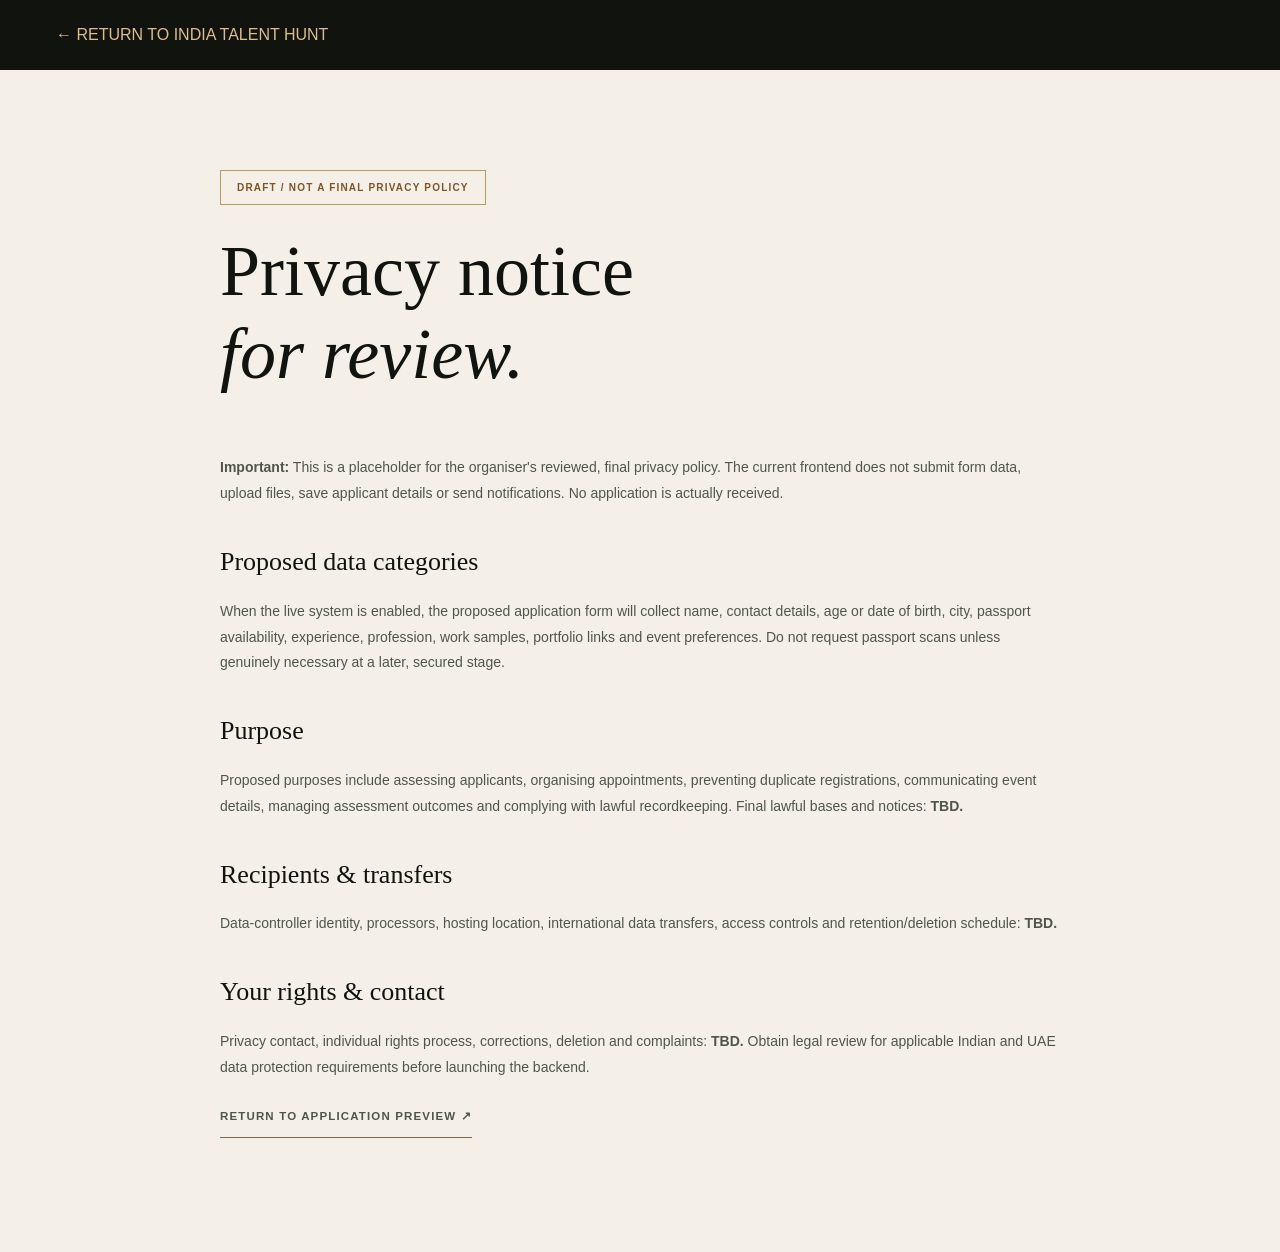
<file: privacy.html>
<!doctype html><html lang="en"><head><meta charset="utf-8"><meta name="viewport" content="width=device-width,initial-scale=1"><meta name="theme-color" content="#11130f"><title>Draft Privacy Notice — Belle N Beast India Talent Hunt</title><link rel="stylesheet" href="styles.css"><style>.legal-page{min-height:80vh;padding:100px 0;background:#f4f0e8}.legal-page article{max-width:840px}.legal-page h1{font:500 clamp(42px,6vw,72px) 'Playfair Display',serif;line-height:1.15}.legal-page h2{font:500 26px 'Playfair Display',serif;margin-top:40px}.legal-page p,.legal-page li{font-size:14px;line-height:1.85;color:#4f554d}.draft-pill{font-size:10px;font-weight:700;letter-spacing:.12em;color:#805423;border:1px solid #b89a61;padding:11px 16px;display:inline-block;margin-bottom:25px}.legal-top{background:#11130f;padding:26px 0;color:#fff}.legal-top a{color:#dfbd8b}</style></head><body><div class="legal-top"><div class="wrap"><a href="index.html">← RETURN TO INDIA TALENT HUNT</a></div></div><main class="legal-page"><article class="wrap"><div class="draft-pill">DRAFT / NOT A FINAL PRIVACY POLICY</div><h1>Privacy notice<br><em>for review.</em></h1><p><strong>Important:</strong> This is a placeholder for the organiser's reviewed, final privacy policy. The current frontend does not submit form data, upload files, save applicant details or send notifications. No application is actually received.</p><h2>Proposed data categories</h2><p>When the live system is enabled, the proposed application form will collect name, contact details, age or date of birth, city, passport availability, experience, profession, work samples, portfolio links and event preferences. Do not request passport scans unless genuinely necessary at a later, secured stage.</p><h2>Purpose</h2><p>Proposed purposes include assessing applicants, organising appointments, preventing duplicate registrations, communicating event details, managing assessment outcomes and complying with lawful recordkeeping. Final lawful bases and notices: <strong>TBD.</strong></p><h2>Recipients & transfers</h2><p>Data-controller identity, processors, hosting location, international data transfers, access controls and retention/deletion schedule: <strong>TBD.</strong></p><h2>Your rights & contact</h2><p>Privacy contact, individual rights process, corrections, deletion and complaints: <strong>TBD.</strong> Obtain legal review for applicable Indian and UAE data protection requirements before launching the backend.</p><p><a href="index.html#apply" class="inline-arrow">RETURN TO APPLICATION PREVIEW ↗</a></p></article></main></body></html>
</file>
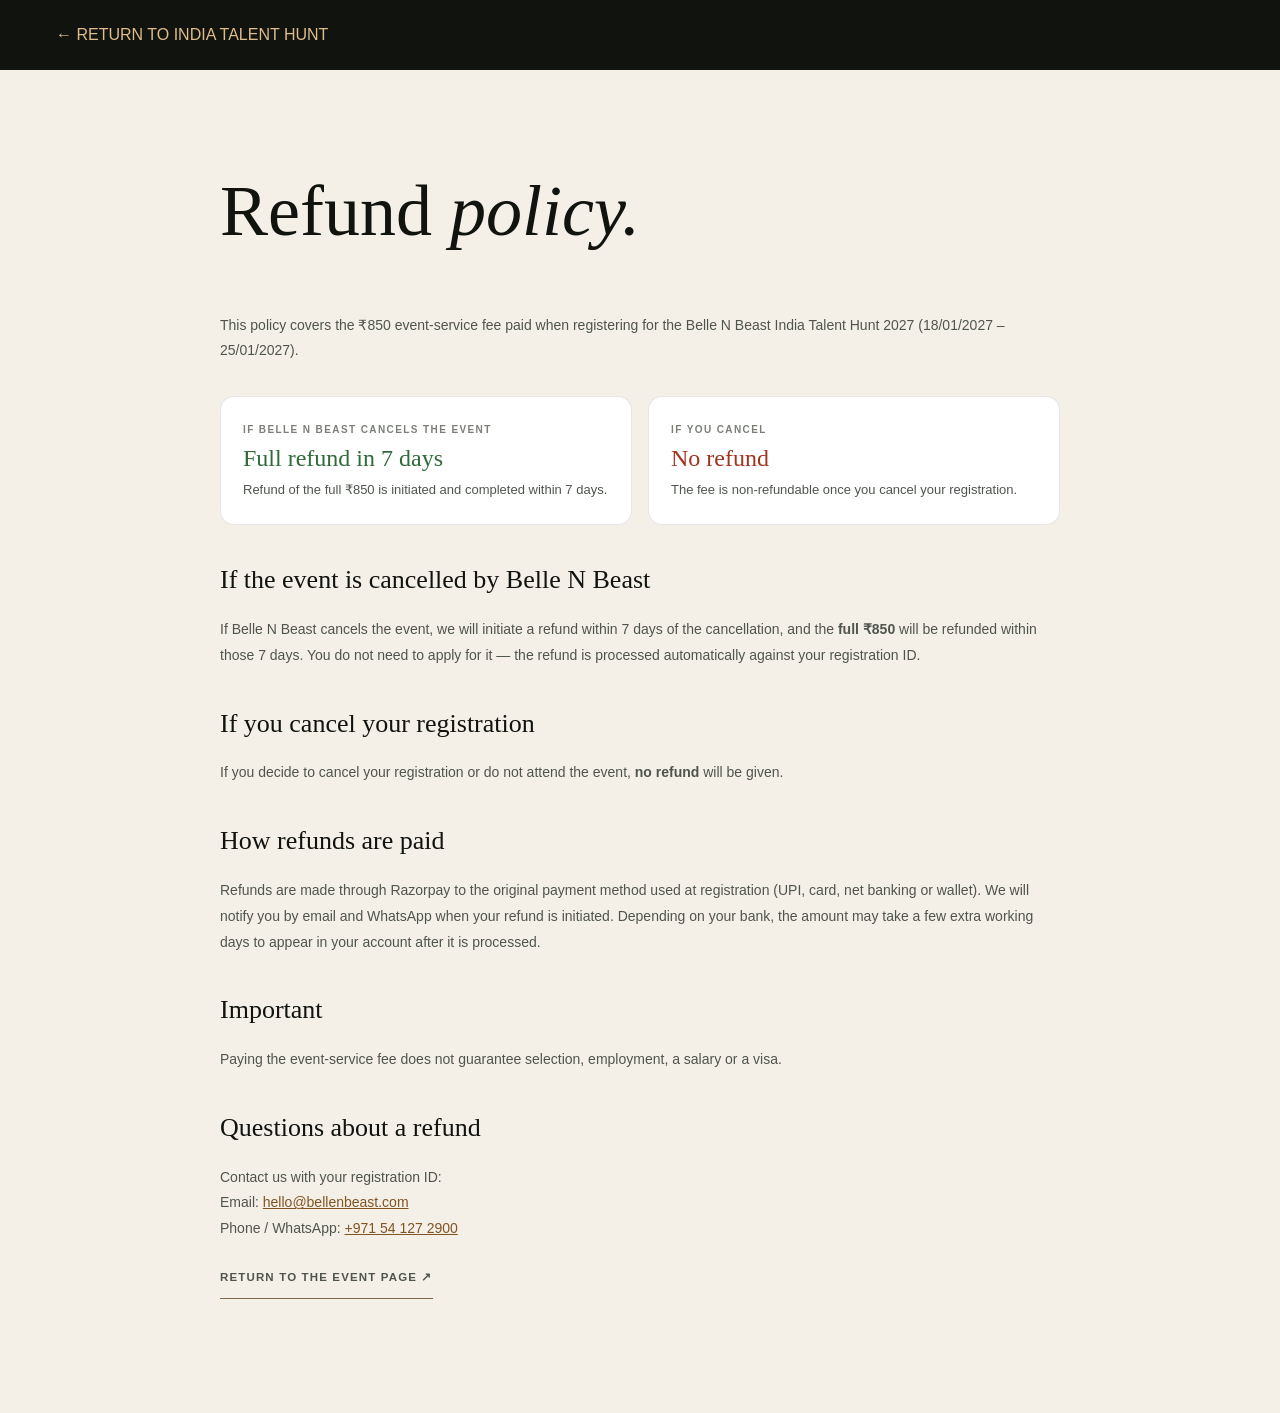
<file: refund-policy.html>
<!doctype html>
<html lang="en">
<head>
  <meta charset="utf-8">
  <meta name="viewport" content="width=device-width,initial-scale=1">
  <meta name="theme-color" content="#11130f">
  <meta name="description" content="Refund and cancellation policy for the Belle N Beast India Talent Hunt 2027 ₹850 event-service fee.">
  <title>Refund Policy — Belle N Beast India Talent Hunt</title>
  <link rel="stylesheet" href="styles.css">
  <style>
    .legal-page{min-height:80vh;padding:100px 0;background:#f4f0e8}
    .legal-page article{max-width:840px}
    .legal-page h1{font:500 clamp(42px,6vw,72px) 'Playfair Display',serif;line-height:1.15}
    .legal-page h2{font:500 26px 'Playfair Display',serif;margin-top:40px}
    .legal-page p,.legal-page li{font-size:14px;line-height:1.85;color:#4f554d}
    .legal-page a:not(.inline-arrow){color:#805423;text-decoration:underline}
    .legal-top{background:#11130f;padding:26px 0;color:#fff}
    .legal-top a{color:#dfbd8b}
    .refund-cards{display:grid;grid-template-columns:1fr 1fr;gap:16px;margin:32px 0 8px}
    .refund-card{background:#fff;border:1px solid rgba(17,17,17,.1);border-radius:14px;padding:22px}
    .refund-card span{font-size:10px;font-weight:700;letter-spacing:.14em;text-transform:uppercase;color:#7b7f78}
    .refund-card strong{display:block;font:500 24px 'Playfair Display',serif;margin:8px 0 6px}
    .refund-card p{margin:0;font-size:13px}
    .refund-card--yes strong{color:#2f6b3a}
    .refund-card--no strong{color:#a3321f}
    @media(max-width:690px){.legal-page{padding:60px 0}.refund-cards{grid-template-columns:1fr}}
  </style>
</head>
<body>
  <div class="legal-top"><div class="wrap"><a href="index.html">← RETURN TO INDIA TALENT HUNT</a></div></div>
  <main class="legal-page">
    <article class="wrap">
      <h1>Refund <em>policy.</em></h1>
      <p>This policy covers the ₹850 event-service fee paid when registering for the Belle N Beast India Talent Hunt 2027 (18/01/2027 – 25/01/2027).</p>

      <div class="refund-cards">
        <div class="refund-card refund-card--yes">
          <span>If Belle N Beast cancels the event</span>
          <strong>Full refund in 7 days</strong>
          <p>Refund of the full ₹850 is initiated and completed within 7 days.</p>
        </div>
        <div class="refund-card refund-card--no">
          <span>If you cancel</span>
          <strong>No refund</strong>
          <p>The fee is non-refundable once you cancel your registration.</p>
        </div>
      </div>

      <h2>If the event is cancelled by Belle N Beast</h2>
      <p>If Belle N Beast cancels the event, we will initiate a refund within 7 days of the cancellation, and the <strong>full ₹850</strong> will be refunded within those 7 days. You do not need to apply for it — the refund is processed automatically against your registration ID.</p>

      <h2>If you cancel your registration</h2>
      <p>If you decide to cancel your registration or do not attend the event, <strong>no refund</strong> will be given.</p>

      <h2>How refunds are paid</h2>
      <p>Refunds are made through Razorpay to the original payment method used at registration (UPI, card, net banking or wallet). We will notify you by email and WhatsApp when your refund is initiated. Depending on your bank, the amount may take a few extra working days to appear in your account after it is processed.</p>

      <h2>Important</h2>
      <p>Paying the event-service fee does not guarantee selection, employment, a salary or a visa.</p>

      <h2>Questions about a refund</h2>
      <p>Contact us with your registration ID:<br>
        Email: <a href="mailto:hello@bellenbeast.com">hello@bellenbeast.com</a><br>
        Phone / WhatsApp: <a href="tel:+971541272900">+971 54 127 2900</a></p>

      <p><a href="index.html" class="inline-arrow">RETURN TO THE EVENT PAGE ↗</a></p>
    </article>
  </main>
</body>
</html>
</file>
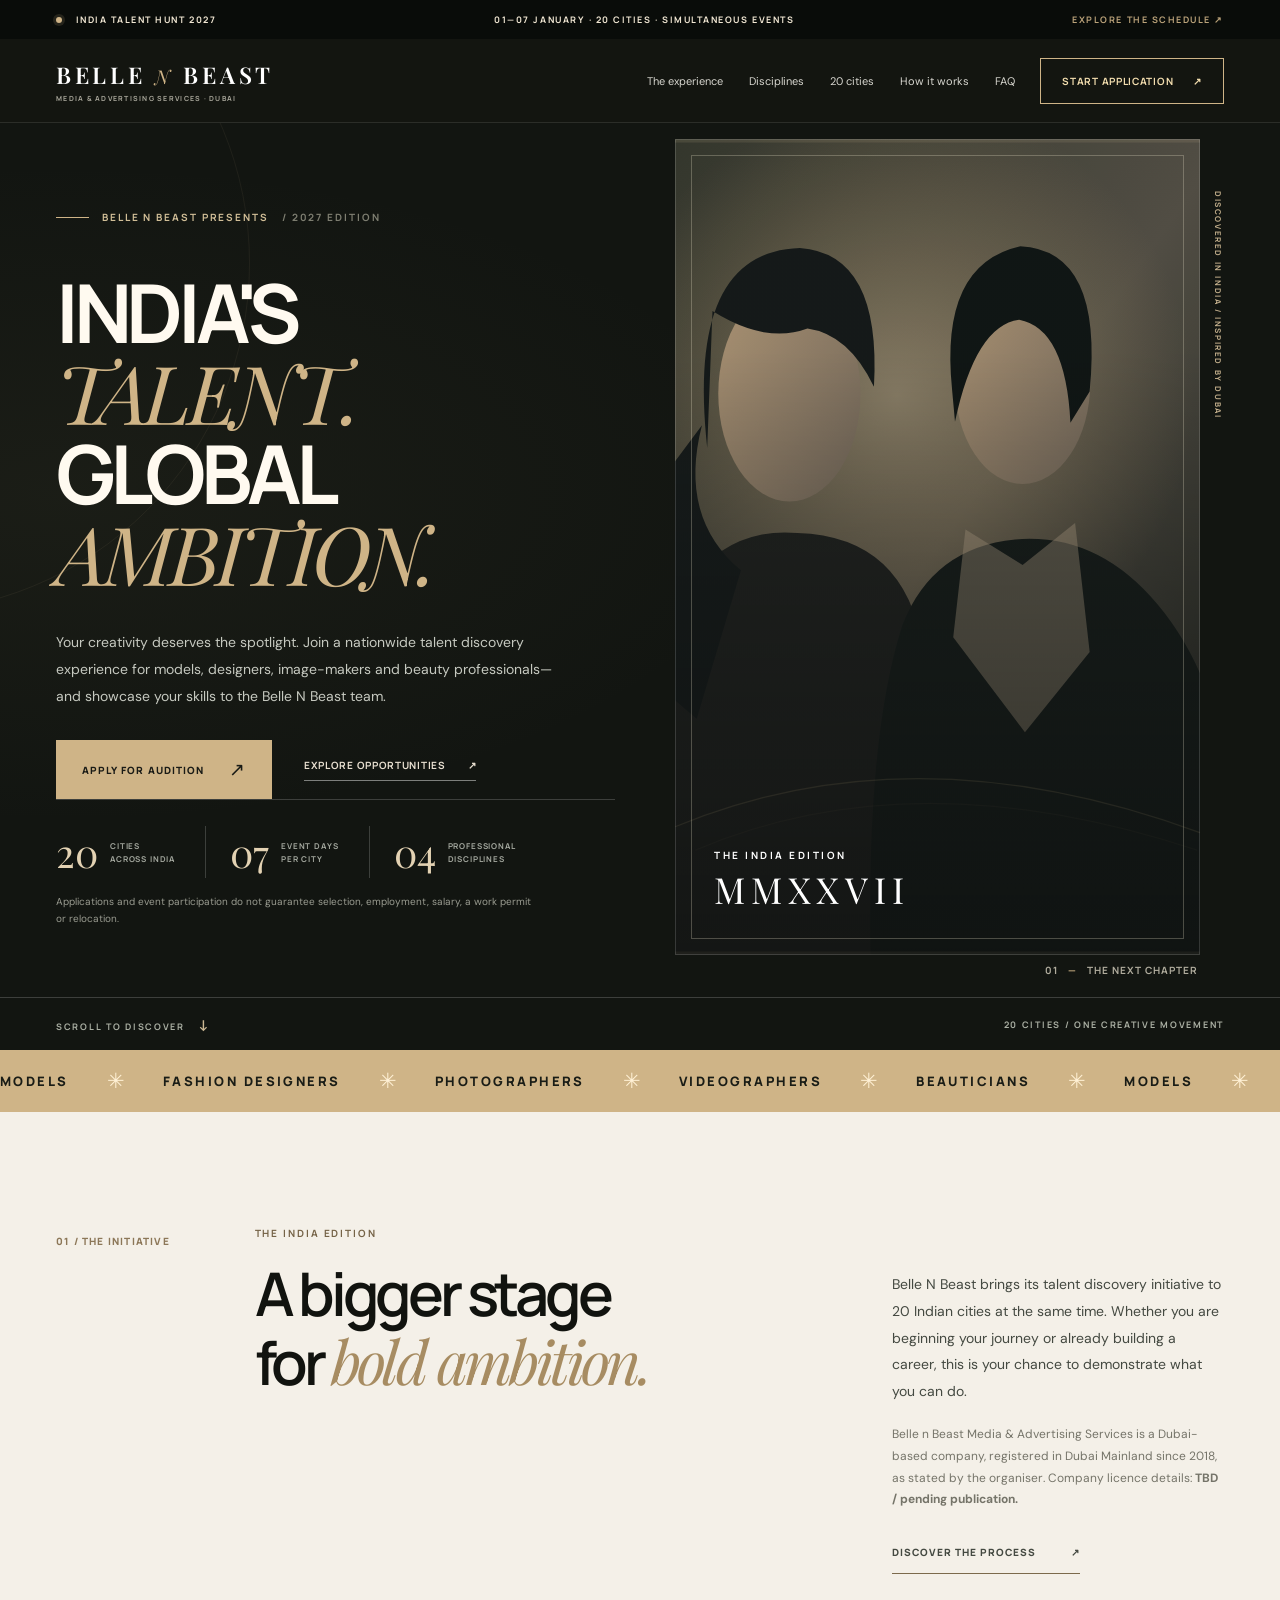
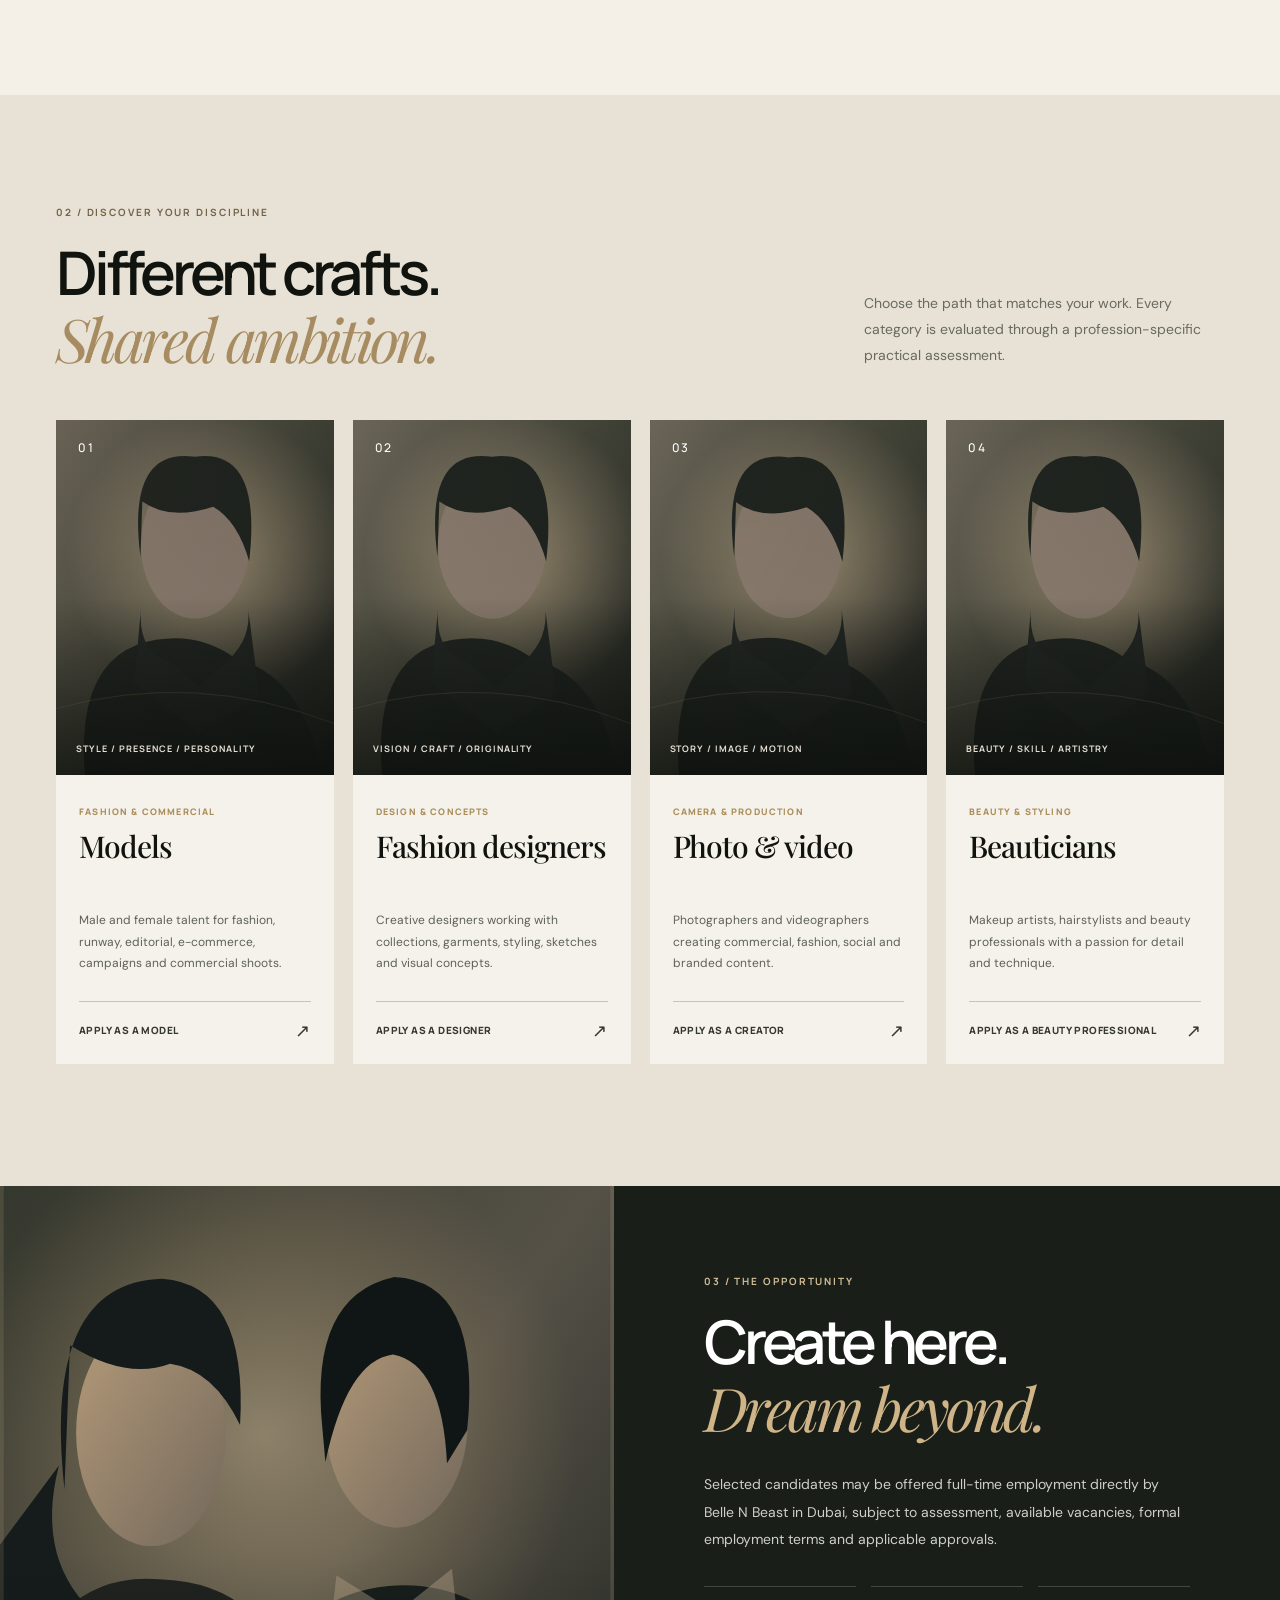
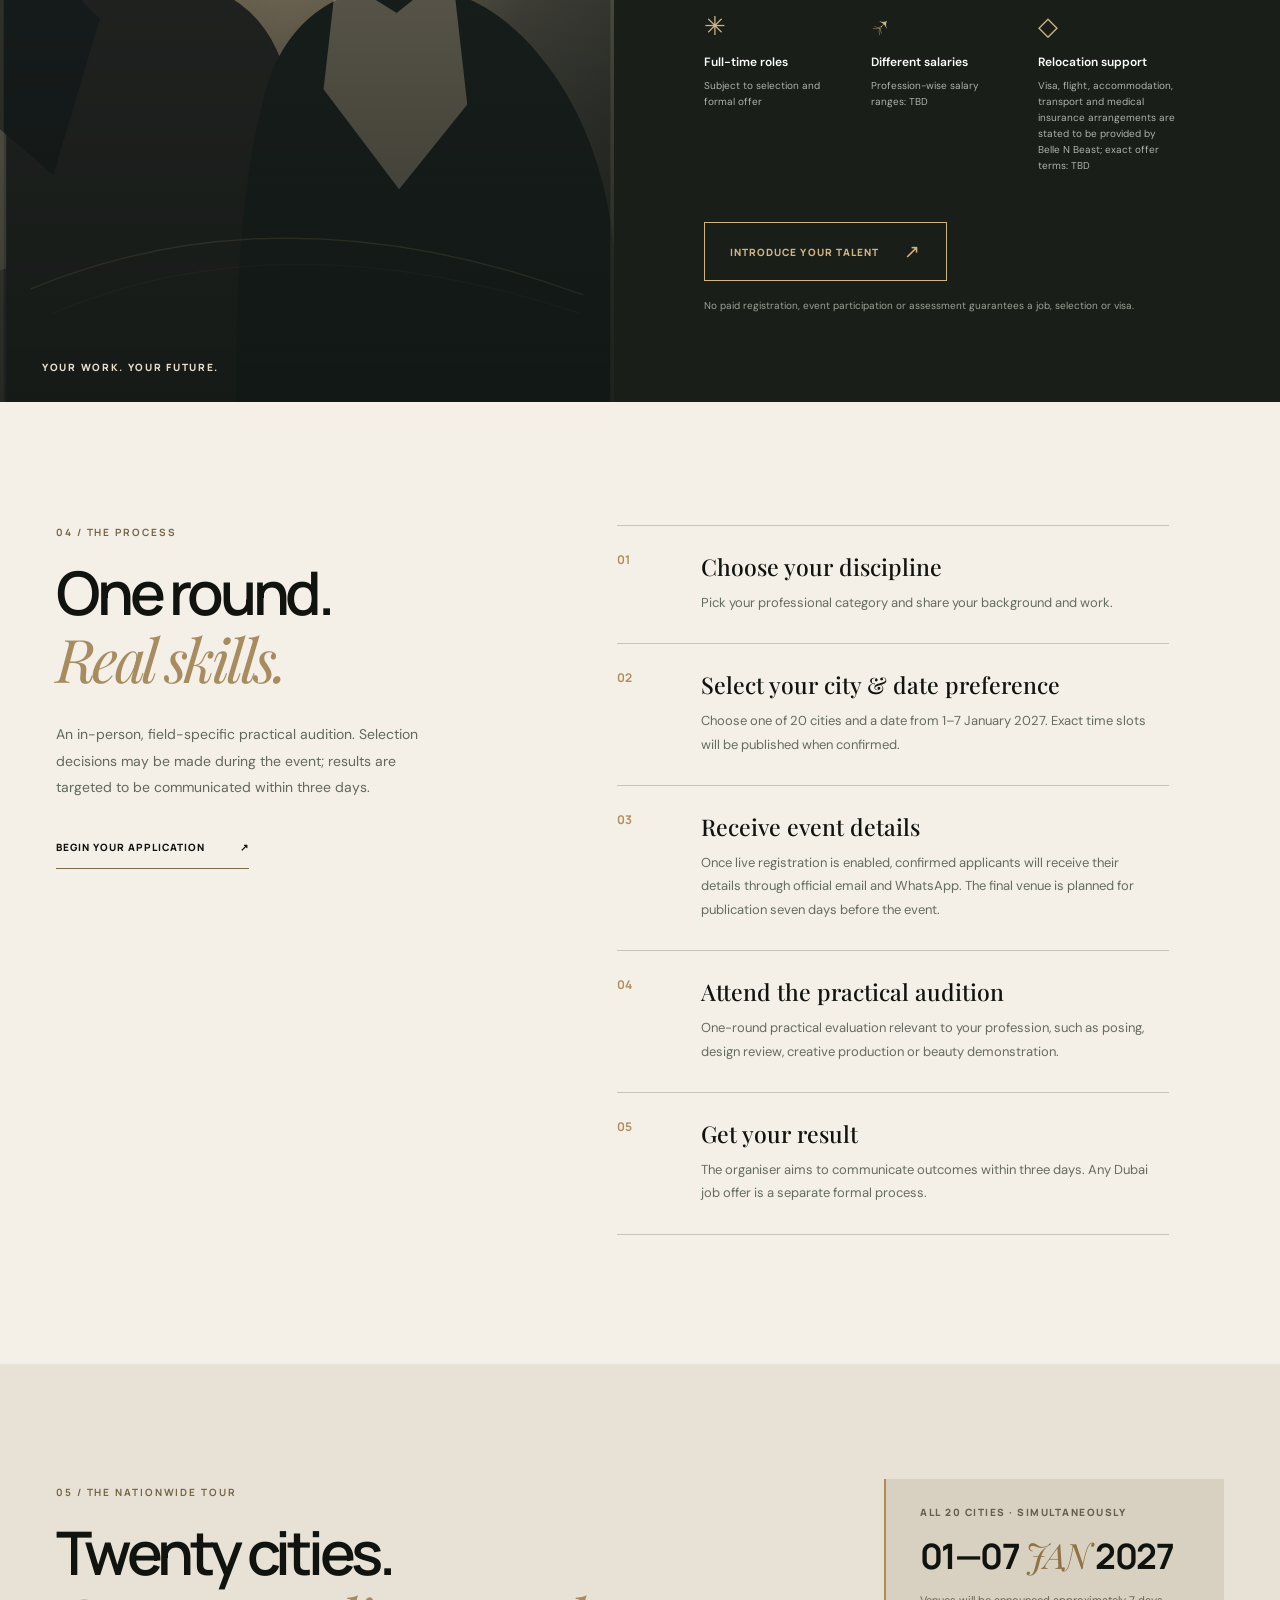
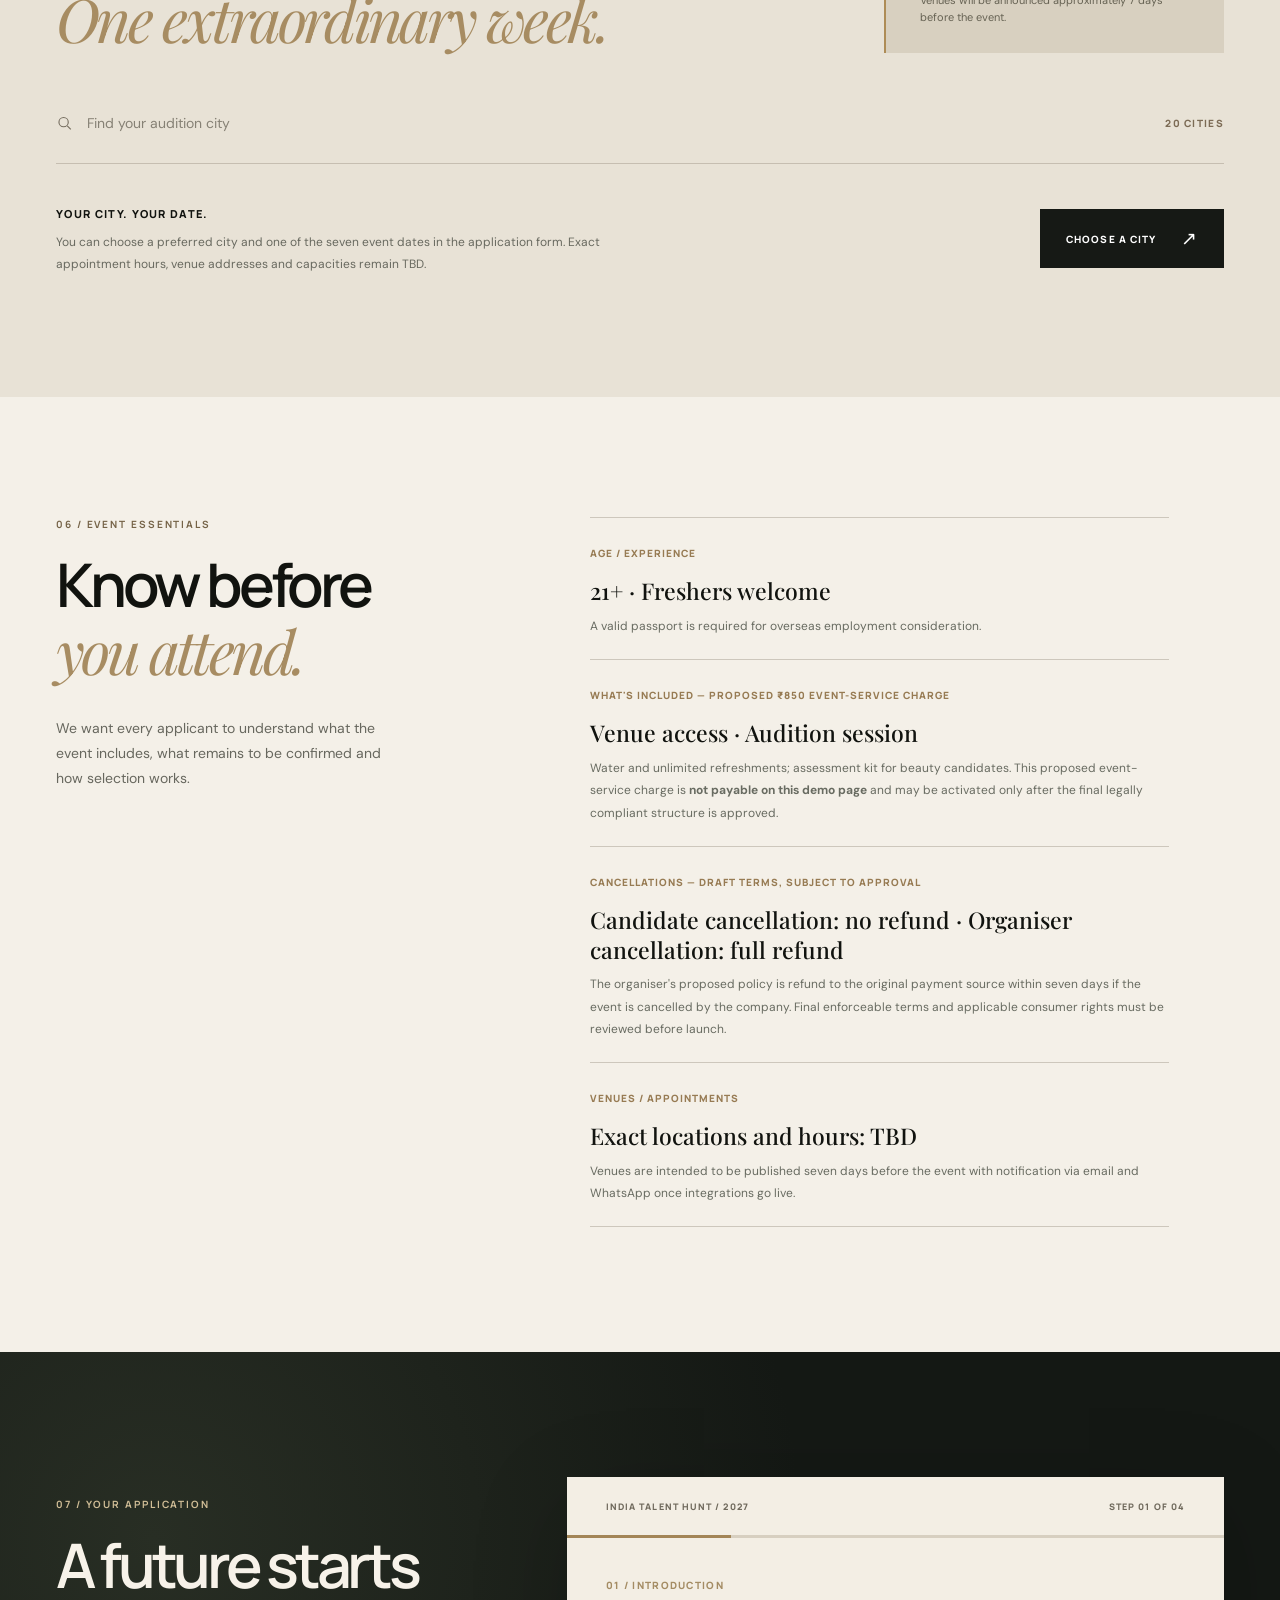
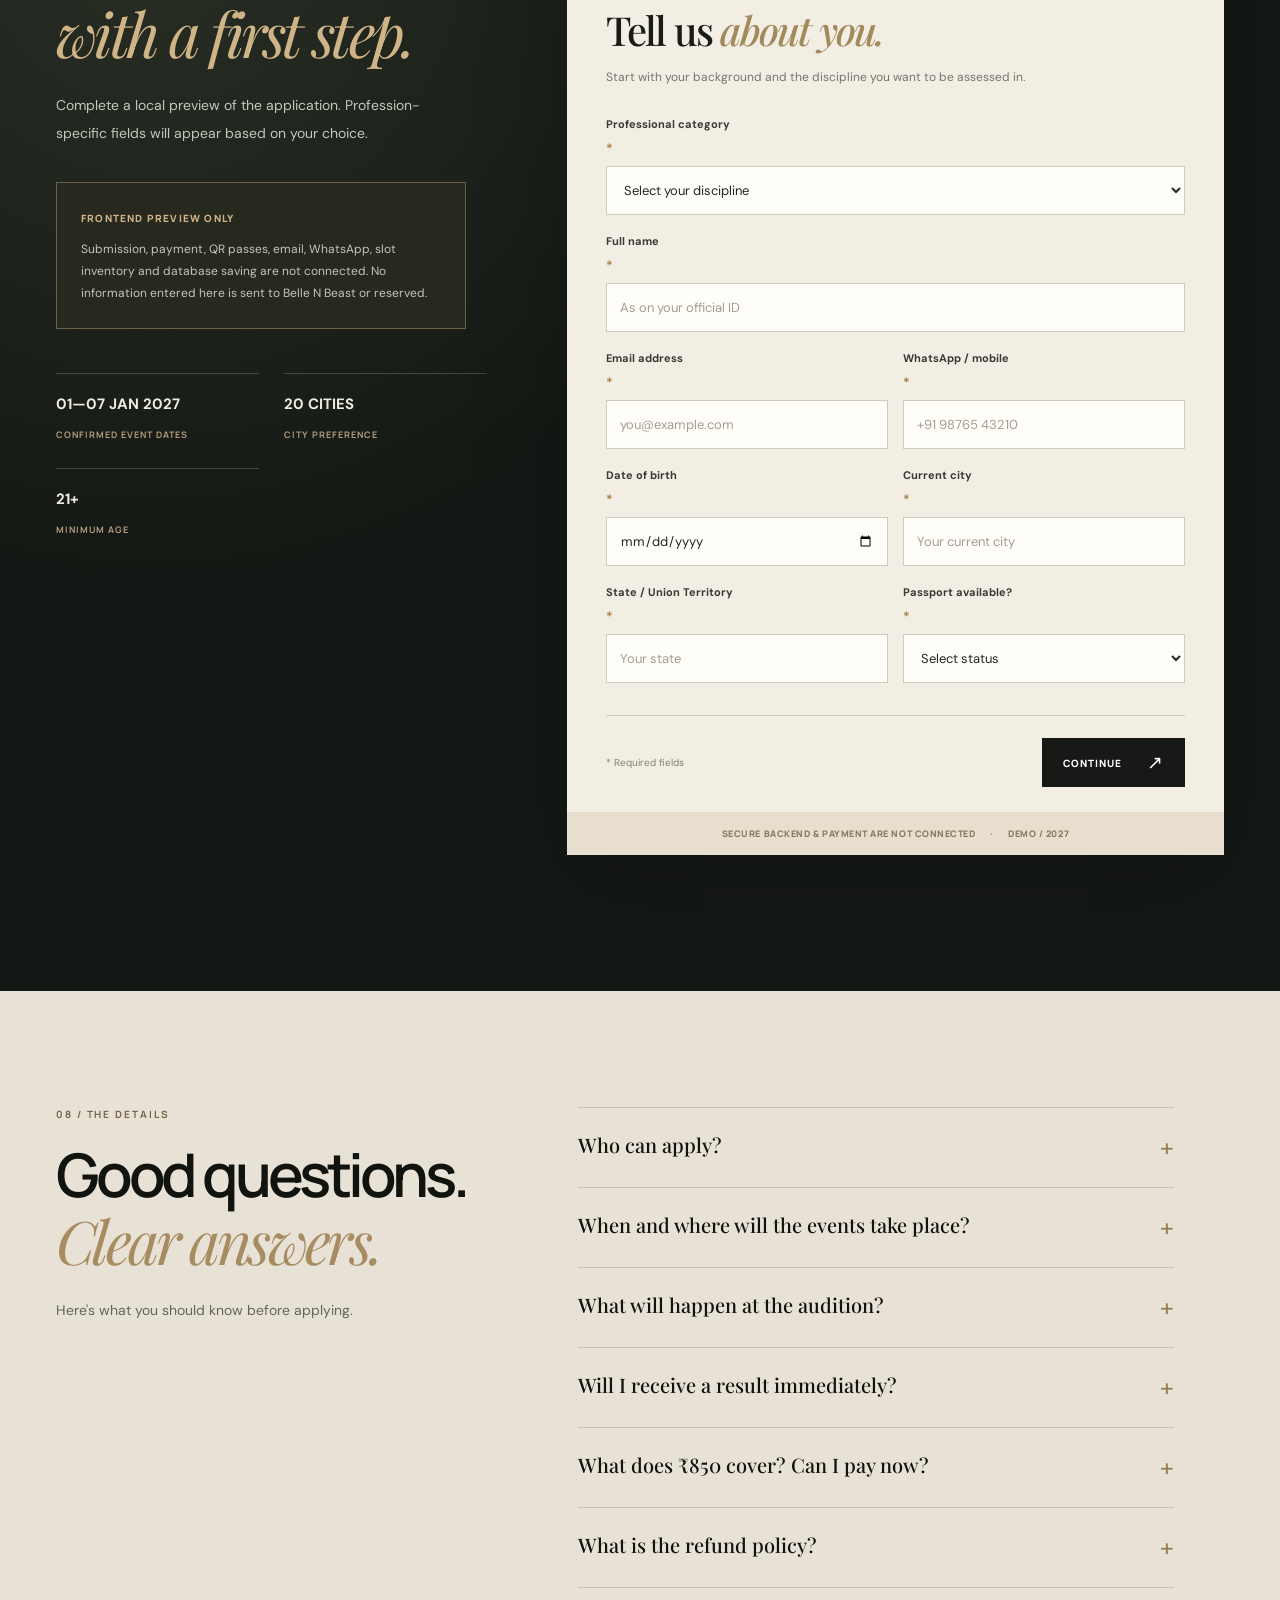
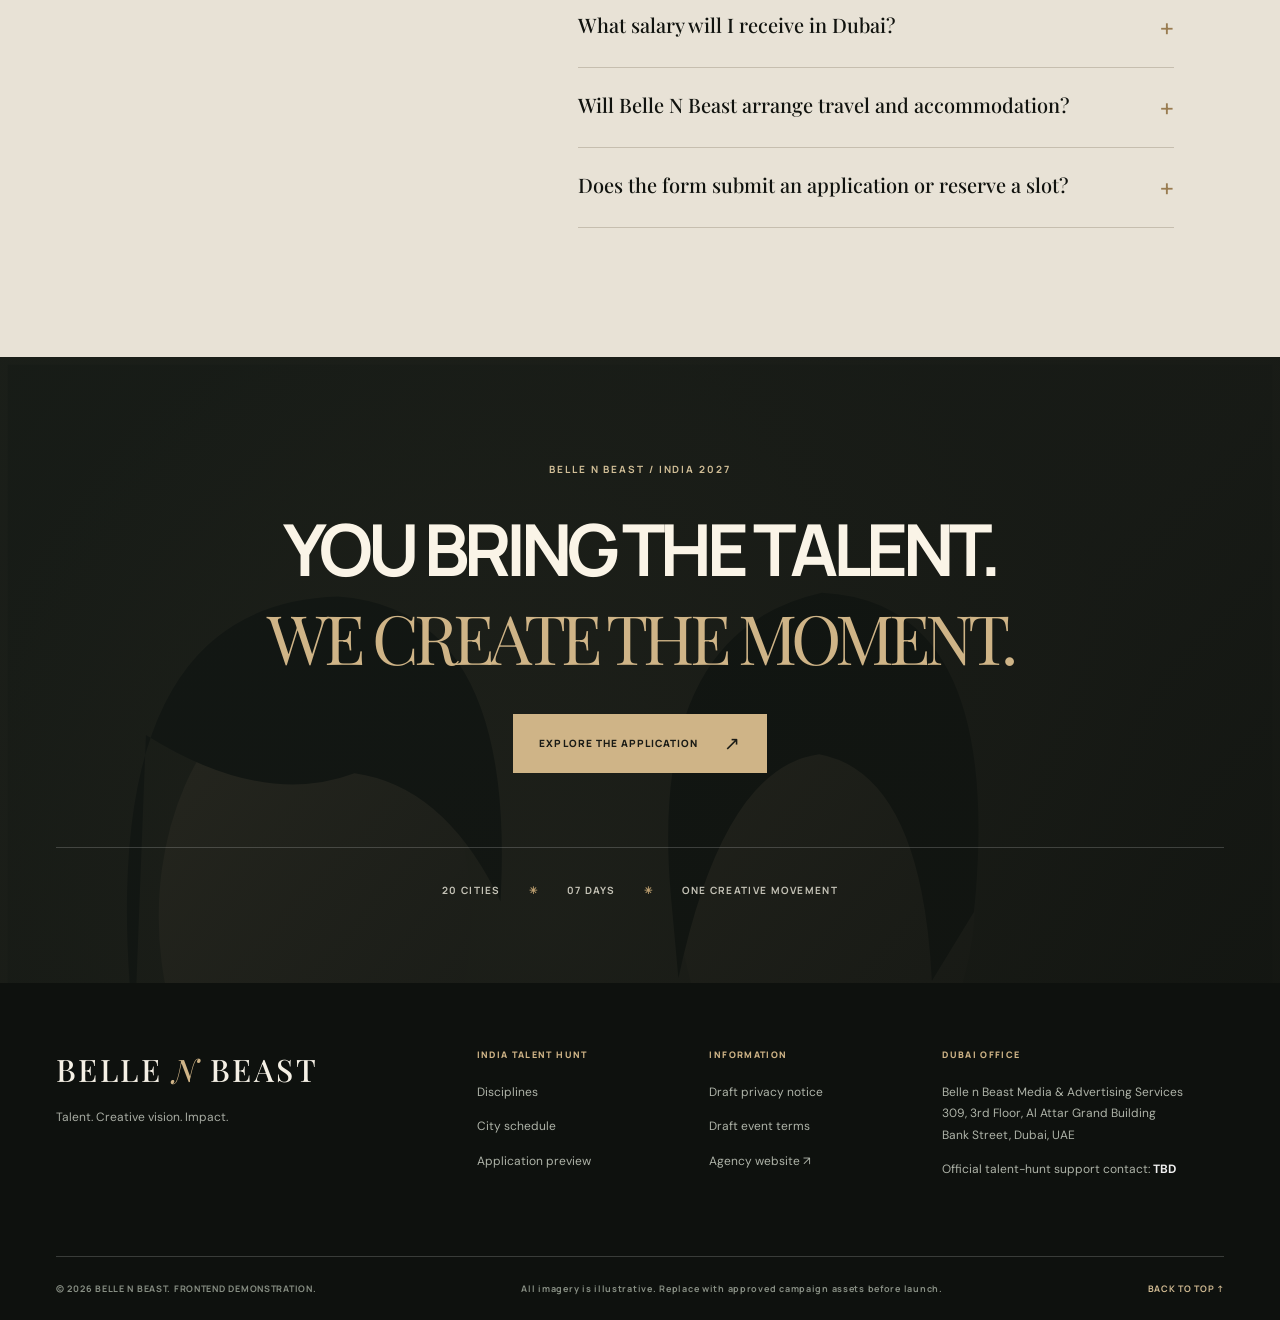
<file: single-file-preview.html>
<!doctype html>
<html lang="en">
<head>
  <meta charset="utf-8">
  <meta name="viewport" content="width=device-width, initial-scale=1, viewport-fit=cover">
  <meta name="theme-color" content="#11120f">
  <meta name="description" content="Belle N Beast India Talent Hunt 2027 — 20 cities, January 1–7. Apply to showcase your creative skills in modelling, fashion design, photography, videography and beauty.">
  <meta property="og:type" content="website">
  <meta property="og:title" content="India Talent Hunt 2027 | Belle N Beast">
  <meta property="og:description" content="20 cities. 7 days. 4 creative disciplines. Your talent deserves to be seen.">
  <title>India Talent Hunt 2027 — Belle N Beast</title>
  <link rel="preconnect" href="https://fonts.googleapis.com">
  <link rel="preconnect" href="https://fonts.gstatic.com" crossorigin>
  <link href="https://fonts.googleapis.com/css2?family=DM+Sans:wght@400;500;600;700&family=Manrope:wght@400;500;600;700;800&family=Playfair+Display:ital,wght@0,400;0,500;0,600;1,400;1,500&display=swap" rel="stylesheet">
  <style>
:root{--ink:#11130f;--ink2:#1d211b;--cream:#f4f0e8;--paper:#ebe5da;--bone:#fffaf0;--gold:#cfb487;--gold2:#b79664;--olive:#535747;--muted:#696a64;--line:rgba(23,27,23,.15);--lightline:rgba(255,255,255,.18);--serif:"Playfair Display",Georgia,serif;--sans:"DM Sans",Arial,sans-serif;--display:"Manrope",Arial,sans-serif;--wrap:1360px}
*,*::before,*::after{box-sizing:border-box}html{scroll-behavior:smooth;scroll-padding-top:100px}body{margin:0;background:var(--cream);color:var(--ink);font-family:var(--sans);-webkit-font-smoothing:antialiased}body.nav-open{overflow:hidden}button,input,select,textarea{font:inherit}button{cursor:pointer}a{color:inherit;text-decoration:none}a,button,input,select,textarea{outline-offset:4px}a:focus-visible,button:focus-visible,input:focus-visible,select:focus-visible,textarea:focus-visible,summary:focus-visible{outline:2px solid var(--gold2)}input,textarea,select{min-width:0}h1,h2,h3,h4,p{margin-top:0}h2,h3{font-weight:500}button:disabled{cursor:not-allowed;opacity:.55}.wrap{max-width:var(--wrap);width:calc(100% - 112px);margin:0 auto}.skip-link{position:fixed;z-index:9999;left:12px;top:-80px;background:var(--gold);padding:12px 16px;color:#111}.skip-link:focus{top:12px}.top-strip{background:#090c09;color:#f2e8d4;font-family:var(--display);font-weight:700;font-size:9px;letter-spacing:.17em}.strip-inner{height:39px;display:flex;align-items:center;justify-content:space-between;gap:16px}.strip-inner>a{color:#bba37a}.strip-inner>a:hover{color:white}.live-dot{display:inline-block;width:6px;height:6px;box-shadow:0 0 0 3px rgba(207,180,135,.14);margin-right:10px;border-radius:50%;background:var(--gold)}.site-header{background:#131510;color:white;position:relative;z-index:100;border-bottom:1px solid rgba(255,255,255,.10)}.header-inner{min-height:83px;display:flex;align-items:center;justify-content:space-between;gap:25px}.logo{display:flex;flex-direction:column;align-items:flex-start;gap:4px;flex:none}.logo-main{font-size:23px;letter-spacing:.16em;white-space:nowrap;font-family:var(--serif);font-weight:600}.logo-main i{font-size:19px;color:var(--gold);font-weight:400}.logo-small{color:#a9a79b;font-family:var(--display);font-weight:700;letter-spacing:.18em;font-size:7px}.main-nav{display:flex;gap:26px;align-items:center;margin-left:auto}.main-nav a{color:#d7d6cf;font-size:11px;transition:color .2s}.main-nav a:hover{color:var(--gold)}.header-cta{padding:15px 21px;border:1px solid var(--gold);color:#f2ddae;font:700 10px var(--display);letter-spacing:.07em;white-space:nowrap;display:flex;align-items:center;gap:20px;transition:background .2s,color .2s}.header-cta:hover{background:var(--gold);color:#161710}.menu-toggle{display:none;border:0;background:transparent;width:45px;height:45px;align-items:center;justify-content:center;flex-direction:column;gap:6px;padding:0}.menu-toggle span{width:24px;height:1px;background:#fff}.hero{background:#121511;color:var(--bone);position:relative;overflow:hidden}.hero::before{content:"";position:absolute;inset:0;background:radial-gradient(ellipse at 5% 40%,rgba(116,110,78,.09),transparent 42%);pointer-events:none}.hero-orb{position:absolute;width:700px;height:700px;left:-450px;top:-210px;border:1px solid rgba(192,170,132,.08);border-radius:50%}.hero-grid{display:grid;grid-template-columns:53% 47%;min-height:745px;position:relative;z-index:1}.hero-content{padding:87px 60px 70px 0;display:flex;flex-direction:column;align-items:flex-start;position:relative;z-index:2}.eyebrow{font-family:var(--display);font-weight:700;font-size:10px;letter-spacing:.19em;text-transform:uppercase;display:flex;align-items:center;gap:13px}.eyebrow-light{color:#d1be97}.eyebrow-dark{color:#756347}.eyebrow-rule{width:33px;height:1px;background:var(--gold)}.eyebrow-index{color:#7e7e71}.hero h1{font-family:var(--display);font-size:clamp(66px,6.35vw,105px);font-weight:700;line-height:.98;letter-spacing:-.065em;margin:48px 0 34px;white-space:nowrap}.hero h1 em{font-family:var(--serif);font-weight:400;letter-spacing:-.055em;color:var(--gold);font-style:italic}.hero-copy{font-size:14px;line-height:1.95;max-width:515px;color:#c6c9c0;margin-bottom:30px}.hero-actions{display:flex;align-items:center;gap:32px;flex-wrap:wrap}.btn{display:inline-flex;justify-content:space-between;align-items:center;gap:25px;border:1px solid transparent;padding:19px 25px;min-height:57px;font:800 10px var(--display);letter-spacing:.105em;text-align:left;text-transform:uppercase;transition:transform .2s,background .2s,color .2s,border-color .2s;white-space:nowrap}.btn:hover{transform:translateY(-2px)}.btn span{font-size:19px;font-weight:400;line-height:1}.btn-gold{background:var(--gold);color:#1a1b16}.btn-gold:hover{background:#e6c99a}.btn-dark{background:#161915;color:white}.btn-dark:hover{background:#444c3d}.btn-outline{border-color:var(--gold);color:var(--gold);background:transparent}.btn-outline:hover{background:var(--gold);color:#111}.text-cta{font:700 10px var(--display);color:#e9e0d1;letter-spacing:.07em;border-bottom:1px solid rgba(255,255,255,.45);padding-bottom:8px;display:flex;gap:22px;align-items:center}.text-cta:hover{color:var(--gold)}.hero-meta{display:flex;width:100%;border-top:1px solid var(--lightline);margin-top:auto;padding-top:26px;gap:30px}.hero-meta>div{display:flex;gap:12px;align-items:center;min-width:0}.hero-meta>div+div{border-left:1px solid var(--lightline);padding-left:24px}.hero-meta b{font-family:var(--serif);font-size:39px;color:#e3d2b3;font-weight:400}.hero-meta span{font:700 8px/1.65 var(--display);letter-spacing:.105em;color:#a4a89f}.hero-disclaimer{color:#9a9c91;font-size:10px;line-height:1.7;margin:15px 0 0;max-width:480px}.hero-art{position:relative;min-height:670px;padding:16px 24px 42px 0;align-self:stretch}.hero-photography{height:100%;min-height:662px;position:relative;background-color:#292f2a;background-image:linear-gradient(180deg,rgba(15,18,13,.06) 26%,rgba(10,12,11,.55) 100%),url('https://images.unsplash.com/photo-1738247999456-97df5721f8cc?auto=format&fit=crop&w=1150&q=85'),url('[data-uri]');background-size:cover,cover,cover;background-position:center,48% center,center;overflow:hidden}.hero-photography::before{content:"";position:absolute;left:0;top:0;width:100%;height:100%;border:1px solid rgba(255,255,255,.15);pointer-events:none}.hero-photography::after{content:"";position:absolute;inset:16px;border:1px solid rgba(247,237,211,.26);pointer-events:none}.hero-art-badge{position:absolute;bottom:42px;left:39px;color:#fff;display:flex;flex-direction:column;gap:3px}.hero-art-badge span{font:700 10px var(--display);letter-spacing:.25em}.hero-art-badge strong{font-family:var(--serif);font-weight:400;font-size:36px;letter-spacing:.16em}.hero-vertical{position:absolute;right:0;top:68px;writing-mode:vertical-rl;font:700 8px var(--display);letter-spacing:.2em;color:#c4b08d}.hero-corner{position:absolute;bottom:20px;right:26px;font:700 10px var(--display);letter-spacing:.1em;color:#b0ac9d}.hero-corner span{color:var(--gold);margin:0 7px}.hero-scroll{border-top:1px solid var(--lightline);color:#aaafa3;font:700 9px var(--display);letter-spacing:.19em}.hero-scroll .wrap{min-height:52px;display:flex;justify-content:space-between;align-items:center}.hero-scroll span span{font-size:15px;margin-left:9px;color:#cbb894}.ticker{background:var(--gold);overflow:hidden;padding:17px 0;white-space:nowrap;color:#191c16}.ticker-track{display:flex;width:max-content;gap:38px;align-items:center;animation:marquee 37s linear infinite}.ticker-track span{font:800 13px var(--display);letter-spacing:.19em}.ticker-track i{font-size:21px;font-style:normal;color:#fff1d6}@keyframes marquee{to{transform:translateX(-50%)}}
.section-light{background:var(--cream)}.section-cream{background:#e8e2d6}.intro{padding:114px 0 121px}.intro-grid{display:grid;grid-template-columns:17% 51% 32%;gap:0}.section-number{padding-top:8px;font:800 10px var(--display);color:#8c7758;letter-spacing:.12em}.display-heading{font-family:var(--display);font-size:clamp(44px,4.7vw,72px);font-weight:600;letter-spacing:-.07em;line-height:1.1;margin:20px 0 0}.display-heading em{font-family:var(--serif);font-weight:400;letter-spacing:-.06em;color:#a78c62}.intro-side{padding:45px 0 0 42px;line-height:1.9;font-size:14px;color:#444941}.intro-side p{margin-bottom:20px}.small-copy{font-size:12px;color:#757469;line-height:1.8}.inline-arrow{font:800 10px var(--display);letter-spacing:.1em;display:inline-flex;gap:35px;padding:14px 0;border-bottom:1px solid #7c6a4c}.inline-arrow:hover{color:#a48a5f}.disciplines{padding:110px 0 122px}.section-heading{display:flex;justify-content:space-between;align-items:end;gap:50px;margin-bottom:47px}.section-heading>p{max-width:350px;color:#686a61;font-size:14px;line-height:1.85;margin:0 10px 4px 0}.category-grid{display:grid;grid-template-columns:repeat(4,minmax(0,1fr));gap:19px}.category-card{background:#f5f2eb;transition:transform .25s,box-shadow .25s;min-width:0}.category-card:hover{transform:translateY(-5px);box-shadow:0 18px 40px #1b211522}.category-image{height:355px;position:relative;overflow:hidden;background-color:#393c34;background-size:cover,cover,cover;background-position:center,center,center}.category-image::after{content:"";position:absolute;inset:0;background:linear-gradient(180deg,rgba(8,11,8,.05),transparent 50%,rgba(8,11,8,.65))}.models-art{background-image:linear-gradient(120deg,rgba(51,33,19,.13),rgba(0,0,0,.18)),url('https://images.unsplash.com/photo-1534528741775-53994a69daeb?auto=format&fit=crop&w=800&q=78'),url('[data-uri]')}.designers-art{background-image:linear-gradient(120deg,rgba(44,29,12,.09),rgba(0,0,0,.16)),url('https://images.unsplash.com/photo-1558769132-cb1aea458c5e?auto=format&fit=crop&w=800&q=78'),url('[data-uri]')}.creators-art{background-image:linear-gradient(120deg,rgba(44,29,12,.09),rgba(0,0,0,.16)),url('https://images.unsplash.com/photo-1452587925148-ce544e77e70d?auto=format&fit=crop&w=800&q=78'),url('[data-uri]')}.beauty-art{background-image:linear-gradient(120deg,rgba(44,29,12,.09),rgba(0,0,0,.16)),url('https://images.unsplash.com/photo-1522335789203-aabd1fc54bc9?auto=format&fit=crop&w=800&q=78'),url('[data-uri]')}.category-number{position:absolute;z-index:1;top:19px;left:22px;color:white;font:500 12px var(--display);letter-spacing:.14em}.category-imglabel{position:absolute;z-index:1;bottom:20px;left:20px;color:#e6dfd3;font:700 9px var(--display);letter-spacing:.11em}.category-details{padding:24px 23px 22px}.category-kicker{font:800 9px var(--display);letter-spacing:.13em;color:#aa8d5a}.category-details h3{font:500 30px/1.15 var(--serif);margin:9px 0 12px;min-height:69px;letter-spacing:-.035em}.category-details p{font-size:12px;line-height:1.8;color:#5d6158;min-height:66px;margin-bottom:25px}.category-action{font:800 10px var(--display);letter-spacing:.04em;background:none;color:#35382e;border:0;border-top:1px solid #c9c2b5;width:100%;padding:16px 0 0;display:flex;align-items:center;justify-content:space-between;text-align:left}.category-action:hover{color:#aa8654}.category-action span{font-size:18px;font-weight:400}.opportunity{display:grid;grid-template-columns:48% 52%;background:#191e19;color:white;min-height:630px}.opportunity-photo{background-color:#44483a;background-image:linear-gradient(0deg,rgba(13,20,16,.55),transparent 55%),url('https://images.unsplash.com/photo-1529139574466-a303027c1d8b?auto=format&fit=crop&w=1200&q=82'),url('[data-uri]');background-size:cover;background-position:center,center,center;position:relative}.opportunity-photo>span{position:absolute;bottom:28px;left:42px;font:800 10px var(--display);color:#e6decf;letter-spacing:.17em}.opportunity-copy{padding:88px clamp(42px,7vw,112px) 86px clamp(45px,7vw,110px)}.opportunity-copy .display-heading{margin-bottom:29px}.opportunity-copy .display-heading em{color:var(--gold)}.opportunity-copy>p{font-size:14px;line-height:1.95;color:#ced0c8;max-width:550px}.benefit-grid{display:grid;grid-template-columns:repeat(3,1fr);gap:15px;margin:33px 0}.benefit-grid>div{padding:20px 12px 15px 0;border-top:1px solid var(--lightline)}.benefit-icon{display:block;font-family:var(--serif);font-size:26px;color:var(--gold);margin-bottom:12px}.benefit-grid strong{display:block;font-size:12px;font-weight:600;margin-bottom:8px}.benefit-grid small{display:block;color:#aeb3a9;line-height:1.6;font-size:10px}.opportunity-copy .legal-small{font-size:10px;margin:15px 0 0;color:#9ca197}.journey{padding:123px 0 129px}.journey-grid{display:grid;grid-template-columns:minmax(0,45fr) minmax(0,55fr);gap:65px}.journey-heading{max-width:460px}.journey-heading>p{color:#62685d;max-width:390px;line-height:1.9;font-size:14px;margin:28px 0 25px}.steps{padding-right:55px}.step{border-top:1px solid #cac4b8;padding:25px 0 29px;display:grid;grid-template-columns:67px 1fr;align-items:start;gap:17px}.step:last-child{border-bottom:1px solid #cac4b8}.step>span{color:#af8f5c;font:700 12px var(--display)}.step h3{font:500 23px var(--serif);margin:0 0 9px}.step p{font-size:13px;line-height:1.8;color:#666b62;max-width:450px;margin:0}.cities-section{padding:115px 0 122px}.cities-heading{align-items:end}.city-date-block{display:flex;flex-direction:column;gap:12px;align-items:flex-start;background:#d8d0c0;padding:26px 34px;border-left:2px solid #ae8c56}.city-date-block>span{font:800 10px var(--display);letter-spacing:.15em;color:#675f4e}.city-date-block strong{font:700 35px var(--display);letter-spacing:-.045em;white-space:nowrap}.city-date-block strong em{font-family:var(--serif);font-weight:400;color:#8f7245}.city-date-block small{font-size:11px;color:#666253;max-width:270px;line-height:1.6}.city-tools{display:flex;align-items:center;justify-content:space-between;gap:20px;border-bottom:1px solid #c6beb1;padding:0 0 17px}.city-tools>span{font:800 10px var(--display);letter-spacing:.13em;color:#7c6b55}.search-wrap{display:flex;gap:12px;align-items:center;max-width:480px;width:100%;color:#756d5f}.search-wrap input{border:0;background:transparent;padding:14px 2px;font-size:14px;color:#242822;width:100%;outline:none}.search-wrap input:focus{box-shadow:0 1px 0 #b89962}.search-wrap input::placeholder{color:#868175}.city-grid{display:grid;grid-template-columns:repeat(4,minmax(0,1fr));border-left:1px solid #c4bdaf;border-top:0}.city-tile{border:0;border-right:1px solid #c4bdaf;border-bottom:1px solid #c4bdaf;background:transparent;text-align:left;padding:24px 21px 22px;min-height:130px;display:flex;flex-direction:column;transition:background .2s}.city-tile:hover,.city-tile:focus-visible{background:#f5f1e8}.city-tile>span{font:700 10px var(--display);color:#ae956d;letter-spacing:.12em}.city-tile strong{font:500 23px var(--serif);margin:13px 0 6px;line-height:1.12}.city-tile small{font-size:10px;color:#706c60}.city-empty{padding:55px 10px;grid-column:1/-1;font-size:14px;color:#666}.city-bottom{margin-top:38px;display:flex;justify-content:space-between;align-items:center;gap:30px}.city-bottom>div{max-width:570px}.city-bottom strong{font:800 11px var(--display);letter-spacing:.12em}.city-bottom p{font-size:12px;color:#68695f;line-height:1.8;margin:9px 0 0}.event-essentials{padding:120px 0 125px}.essentials-grid{display:grid;grid-template-columns:minmax(0,43fr) minmax(0,57fr);gap:55px}.essentials-grid>div:first-child>p{max-width:350px;margin-top:30px;line-height:1.8;color:#67675e;font-size:14px}.essentials-right{padding-right:55px}.essentials-row{border-top:1px solid #cdc7bc;padding:23px 0 22px}.essentials-row:last-child{border-bottom:1px solid #cdc7bc}.essentials-row span{font:800 10px var(--display);letter-spacing:.1em;color:#977b53}.essentials-row strong{display:block;font:500 23px/1.3 var(--serif);margin:14px 0 9px}.essentials-row p{font-size:12px;color:#686b61;line-height:1.85;margin:0}.application{padding:125px 0 136px;background:radial-gradient(circle at 12% 15%,#282e24,transparent 42%),#141814;color:#f7f2e9}.application-layout{display:grid;grid-template-columns:minmax(0,42fr) minmax(0,58fr);gap:35px}.application-intro{padding:20px 45px 0 0;position:relative}.application-intro .display-heading{font-size:clamp(47px,4.8vw,68px);margin-bottom:24px}.application-intro .display-heading em{color:var(--gold)}.application-intro>p{max-width:395px;color:#c5c7bd;line-height:1.95;font-size:14px}.form-demo-alert{border:1px solid rgba(205,181,139,.4);background:#27291f;padding:23px 24px;max-width:410px;margin-top:35px}.form-demo-alert strong{font:800 10px var(--display);color:var(--gold);letter-spacing:.12em}.form-demo-alert p{font-size:12px;color:#c5c5b8;line-height:1.85;margin:11px 0 0}.registration-facts{display:grid;grid-template-columns:1fr 1fr;gap:25px;max-width:440px;margin-top:44px}.registration-facts>div{padding-top:20px;border-top:1px solid var(--lightline)}.registration-facts b{display:block;font-size:15px;margin-bottom:8px;color:#f0ebdf}.registration-facts span{color:#b19c7e;font:700 9px var(--display);letter-spacing:.11em}.form-panel{background:#f3eee4;color:#181b17;min-width:0;align-self:start;box-shadow:0 25px 90px rgba(0,0,0,.18)}.form-panel-top{height:58px;display:flex;align-items:center;justify-content:space-between;padding:0 39px;font:800 9px var(--display);letter-spacing:.12em;color:#6f695c}.form-progress{height:3px;background:#d7cfc0}.form-progress span{display:block;background:#a38557;height:100%;width:25%;transition:width .3s}.form-stage{padding:40px 39px 25px}.form-stage[hidden]{display:none!important}.form-serial{font:800 10px var(--display);color:#a48c64;letter-spacing:.13em}.form-stage h3,.preview-success h3{font:500 40px/1.18 var(--serif);letter-spacing:-.045em;margin:14px 0}.form-stage h3 em,.preview-success h3 em{color:#a38a5d}.stage-subtitle{font-size:12px;line-height:1.8;color:#73766d;margin-bottom:28px}.fields{display:grid;grid-template-columns:1fr 1fr;gap:19px 15px;margin-top:17px}.field{display:flex;flex-direction:column;align-items:stretch;gap:9px;font:700 11px var(--sans);color:#363b34}.field.full{grid-column:1/-1}.field sup{color:#a6814b;font-size:13px;vertical-align:top}.field input,.field select,.field textarea{width:100%;min-height:49px;border:1px solid #d2cabc;border-radius:0;background:#fffdf8;color:#242822;padding:13px 13px;font:400 13px var(--sans);transition:border .2s,background .2s}.field textarea{resize:vertical;min-height:94px}.field input:focus,.field select:focus,.field textarea:focus{outline:0;border-color:#a18355;box-shadow:0 0 0 1px #a18355}.field input::placeholder,.field textarea::placeholder{color:#a19e94}.field input.invalid,.field select.invalid,.field textarea.invalid{border-color:#ad513e;background:#fff4ef}.field small{font-weight:400;font-size:10px;color:#77796e;line-height:1.6}.optional{font-size:10px;font-weight:400;color:#8a877e}.conditional-fields:empty{display:none}.form-actions{margin-top:32px;border-top:1px solid #d3ccbe;padding-top:22px;display:flex;align-items:center;justify-content:space-between;gap:14px}.form-actions>span{font-size:10px;color:#818176}.form-actions .btn{min-height:48px;padding:14px 20px;font-size:10px}.back-link{border:0;background:transparent;color:#626860;font:800 10px var(--display);letter-spacing:.08em;padding:12px 0}.back-link:hover{color:#a18558}.form-error{margin-top:15px;display:none;font:600 12px/1.6 var(--sans);color:#a23e2c;background:#fbdfd7;padding:13px 15px}.form-error:not(:empty){display:block}.notice-inline{display:flex;flex-direction:column;gap:6px;border-left:2px solid #af905d;background:#e8dfce;padding:16px 18px;margin:4px 0 24px}.notice-inline strong{font:800 10px var(--display);letter-spacing:.08em}.notice-inline span{font-size:11px;color:#5b6158;line-height:1.6}.file-feedback{font-size:11px;line-height:1.6;color:#575e52;font-weight:400}.review-box{border:1px solid #d9d0c1;background:#fffcf5;margin:24px 0 20px}.review-row{display:grid;grid-template-columns:40% 60%;gap:12px;border-bottom:1px solid #e8e1d7;padding:13px 18px;font-size:12px;line-height:1.5;overflow-wrap:anywhere}.review-row:last-child{border:0}.review-row span{color:#77796e}.review-row strong{font-weight:700;color:#252a24}.fee-preview{background:#e2d9c8;padding:23px}.fee-top{display:flex;justify-content:space-between;align-items:center;gap:12px}.fee-top>div>span{display:block;font:800 9px var(--display);letter-spacing:.09em;color:#6c634f}.fee-top strong{font:600 35px var(--serif);line-height:1.2}.not-active{font:800 8px var(--display);color:#a14233;border:1px solid #bb7063;padding:9px 10px;text-align:center;letter-spacing:.05em}.fee-preview p{font-size:11px;color:#54584e;line-height:1.75;margin:12px 0 0}.consent-options{margin-top:23px;display:grid;gap:15px}.check{display:flex;align-items:flex-start;gap:12px;font-size:11px;line-height:1.7;color:#51564d;cursor:pointer}.check input{accent-color:#97764a;flex:0 0 auto;margin:3px 0 0}.check a{text-decoration:underline;text-underline-offset:3px}.form-panel-footer{background:#e7dece;text-align:center;padding:15px 9px;font:800 9px var(--display);color:#857960;letter-spacing:.06em}.form-panel-footer span{margin:0 12px}.preview-success{padding:45px 40px 50px}.preview-success[hidden]{display:none}.success-icon{font:400 28px var(--serif);width:55px;height:55px;display:grid;place-items:center;background:#dde4d8;border-radius:100%;color:#3b6848;margin-bottom:24px}.preview-success>span{font:800 10px var(--display);color:#947a55;letter-spacing:.14em}.preview-success>p{font-size:13px;line-height:1.85;color:#686c64}.preview-success .btn{margin-top:22px}.faq{padding:116px 0 129px}.faq-layout{display:grid;grid-template-columns:minmax(0,42fr) minmax(0,58fr);gap:55px}.faq-layout>div:first-child>p{color:#62675d;font-size:14px;margin-top:26px}.faq-list{padding-right:50px}.faq-list details{border-top:1px solid #c6beaf}.faq-list details:last-child{border-bottom:1px solid #c6beaf}.faq-list summary{list-style:none;cursor:pointer;font:500 20px/1.4 var(--serif);padding:23px 0;display:flex;justify-content:space-between;gap:20px}.faq-list summary::-webkit-details-marker{display:none}.faq-list summary span{font:400 25px var(--sans);color:#997c51;transition:transform .25s}.faq-list details[open] summary span{transform:rotate(45deg)}.faq-list details p{font-size:13px;line-height:1.9;color:#5e6659;max-width:650px;padding:0 25px 25px 0;margin:0}.closing-cta{padding:105px 0 86px;background:linear-gradient(140deg,rgba(18,23,19,.85),rgba(17,20,16,.95)),url('[data-uri]');background-size:cover;color:#faf4e7;text-align:center}.closing-inner{display:flex;flex-direction:column;align-items:center}.closing-inner h2{font:700 clamp(37px,5.6vw,75px)/1.15 var(--display);letter-spacing:-.07em;margin:32px 0}.closing-inner h2 em{font:400 .95em var(--serif);color:var(--gold)}.closing-line{border-top:1px solid var(--lightline);padding-top:35px;width:100%;margin-top:74px;font:700 10px var(--display);color:#c4c2b6;letter-spacing:.13em}.closing-line span{padding:0 25px;color:#bd9f70}.footer{background:#0e110e;color:#f5f0e5;padding:65px 0 25px}.footer-top{display:grid;grid-template-columns:2fr 1fr 1fr 1.5fr;gap:45px;padding-bottom:75px}.footer-logo{font:500 31px var(--serif);letter-spacing:.08em;white-space:nowrap}.footer-logo i{color:var(--gold)}.footer-top>div:first-child>p{color:#a8aca3;font-size:12px;margin-top:17px}.footer-top>div:not(:first-child){display:flex;flex-direction:column;gap:13px}.footer-top strong{font:800 9px var(--display);letter-spacing:.15em;color:var(--gold);margin-bottom:8px}.footer-top a,.footer-top p{font-size:12px;color:#aeb3a8;line-height:1.8;margin:0}.footer-top a:hover{color:#f5f0e5}.footer-top b{font-weight:700;color:#eee}.footer-bottom{border-top:1px solid var(--lightline);padding-top:25px;display:flex;justify-content:space-between;gap:20px;align-items:center;color:#888f84;font:700 9px var(--display);letter-spacing:.08em}.footer-bottom a{color:#d0ba92}.sticky-mobile{display:none}
@media(max-width:1200px){.wrap{width:calc(100% - 70px)}.main-nav{gap:16px}.main-nav a{font-size:10px}.hero-grid{grid-template-columns:54% 46%}.hero-content{padding-right:36px}.hero h1{font-size:clamp(54px,6.5vw,80px)}.hero-meta{gap:15px}.hero-meta>div+div{padding-left:14px}.hero-meta span{font-size:7px}.category-image{height:310px}.category-details{padding:19px}.category-details h3{font-size:26px}.opportunity-copy{padding-left:55px;padding-right:45px}.journey-grid{gap:34px}.essentials-grid,.faq-layout{gap:30px}.faq-list,.essentials-right{padding-right:0}}
@media(max-width:990px){.header-cta{margin-left:auto}.menu-toggle{display:flex}.main-nav{display:none;position:absolute;top:100%;left:0;right:0;background:#161913;padding:23px 35px 30px;border-top:1px solid var(--lightline);box-shadow:0 25px 40px #0008;flex-direction:column;align-items:stretch;gap:0}.main-nav.open{display:flex}.main-nav a{padding:15px 4px;border-bottom:1px solid var(--lightline);font-size:14px}.hero-grid{grid-template-columns:1.05fr .95fr;min-height:680px}.hero-art,.hero-photography{min-height:610px}.hero h1{font-size:clamp(48px,7.1vw,75px)}.hero-copy{font-size:12px;line-height:1.85}.hero-meta b{font-size:31px}.hero-meta>div{gap:7px}.hero-meta>div+div{padding-left:10px}.hero-meta span{font-size:7px}.intro-grid{grid-template-columns:20% 80%;row-gap:20px}.intro-side{grid-column:2;padding:0;max-width:540px}.category-grid{grid-template-columns:repeat(2,minmax(0,1fr))}.category-image{height:390px}.category-details h3,.category-details p{min-height:auto}.opportunity{grid-template-columns:46% 54%}.benefit-grid{grid-template-columns:1fr;gap:0}.benefit-grid>div{padding:13px 0}.benefit-grid .benefit-icon{display:none}.application-layout{grid-template-columns:1fr;gap:45px}.application-intro{padding:0;display:grid;grid-template-columns:1fr 1fr;gap:0 30px}.application-intro>.eyebrow,.application-intro>.display-heading,.application-intro>p{grid-column:1}.form-demo-alert{grid-column:2;grid-row:2/4;margin:20px 0 0}.registration-facts{grid-column:1/-1;display:flex;justify-content:space-between;gap:20px;max-width:none;margin-top:24px}.registration-facts>div{flex:1}.form-panel{max-width:800px;width:100%;margin:0 auto}.city-grid{grid-template-columns:repeat(3,1fr)}.essentials-grid{grid-template-columns:1fr 1.4fr}.faq-layout{grid-template-columns:1fr 1.5fr}.footer-top{grid-template-columns:1fr 1fr;row-gap:30px}.footer-top>div:first-child{grid-column:1/-1}}
@media(max-width:690px){html{scroll-padding-top:70px}.wrap{width:calc(100% - 38px)}.top-strip{font-size:8px}.strip-inner{height:32px}.strip-inner>a{display:none}.strip-date{font-size:8px;letter-spacing:.07em}.header-inner{min-height:69px}.logo-main{font-size:19px}.logo-small{font-size:6px}.header-cta{display:none}.main-nav{padding:16px 21px 25px}.hero-grid{display:flex;flex-direction:column;min-height:0}.hero-content{padding:57px 0 34px;order:1}.hero-content .eyebrow{font-size:9px}.eyebrow-index{display:none}.hero h1{font-size:clamp(49px,12.2vw,72px);margin:27px 0 24px;line-height:1;letter-spacing:-.068em}.hero-copy{font-size:13px;max-width:460px;line-height:1.85;margin-bottom:24px}.hero-actions{gap:22px}.btn{min-height:52px;padding:16px 19px}.hero-meta{padding-top:22px;margin-top:37px;gap:10px}.hero-meta b{font-size:30px}.hero-meta span{font-size:6.5px}.hero-meta>div{gap:6px}.hero-meta>div+div{padding-left:9px}.hero-disclaimer{font-size:10px}.hero-art{order:2;padding:0 18px 23px 0;min-height:470px;height:470px}.hero-photography{min-height:0;height:100%;background-position:center,50% 30%,center}.hero-art-badge{left:32px;bottom:32px}.hero-art-badge strong{font-size:28px}.hero-vertical{font-size:7px}.hero-scroll .wrap{min-height:43px}.hero-scroll .wrap>span:last-child{display:none}.ticker{padding:13px 0}.ticker-track{gap:22px}.ticker-track span{font-size:10px}.intro,.disciplines,.journey,.cities-section,.event-essentials,.faq{padding:75px 0 82px}.intro-grid{display:block}.section-number{margin-bottom:19px}.display-heading{font-size:clamp(43px,10.7vw,56px);line-height:1.13}.intro-side{padding:22px 0 0}.section-heading{display:block;margin-bottom:30px}.section-heading>p{margin:20px 0 0;font-size:13px}.category-grid{gap:13px;grid-template-columns:repeat(2,minmax(0,1fr))}.category-image{height:245px}.category-number{top:13px;left:12px;font-size:10px}.category-imglabel{left:12px;bottom:13px;font-size:7px}.category-details{padding:17px 13px 15px}.category-kicker{font-size:7px}.category-details h3{font-size:23px;margin:10px 0;min-height:55px}.category-details p{font-size:11px;line-height:1.65;margin-bottom:18px;min-height:105px}.category-action{font-size:8px;line-height:1.5}.opportunity{grid-template-columns:1fr}.opportunity-photo{min-height:370px}.opportunity-copy{padding:70px 20px 75px}.opportunity-copy .display-heading{font-size:53px}.benefit-grid{grid-template-columns:repeat(3,1fr);gap:11px;margin:31px 0}.benefit-grid>div{padding:16px 0}.benefit-icon{display:block!important;margin:0 0 9px;font-size:22px}.benefit-grid strong{font-size:11px}.benefit-grid small{font-size:9px}.journey-grid{display:block}.journey-heading{margin-bottom:32px}.steps{padding:0}.step{grid-template-columns:40px 1fr;gap:10px;padding:22px 0}.step h3{font-size:23px}.step p{font-size:12px}.cities-heading{margin-bottom:29px}.city-date-block{margin-top:27px}.city-date-block strong{font-size:31px}.city-grid{grid-template-columns:repeat(2,1fr)}.city-tile{min-height:116px;padding:18px 11px}.city-tile strong{font-size:21px}.city-tile small{font-size:9px}.city-bottom{align-items:flex-start;flex-direction:column}.essentials-grid{display:block}.essentials-right{margin-top:25px}.essentials-row strong{font-size:22px}.application{padding:79px 0 82px}.application-layout{display:block}.application-intro{display:block;padding:0}.application-intro .display-heading{font-size:53px}.form-demo-alert{margin:25px 0 0}.registration-facts{display:grid;grid-template-columns:1fr 1fr;gap:10px 20px;margin:25px 0 30px}.registration-facts b{font-size:12px}.registration-facts span{font-size:8px}.form-panel-top{padding:0 20px;height:51px;font-size:8px}.form-stage{padding:28px 20px 22px}.form-stage h3{font-size:37px}.fields{grid-template-columns:1fr;gap:17px}.field.full{grid-column:auto}.form-actions{flex-wrap:wrap}.form-actions .btn{margin-left:auto}.review-row{grid-template-columns:1fr;gap:4px}.fee-top{align-items:flex-start;gap:8px}.not-active{font-size:7px}.preview-success{padding:30px 20px}.faq-layout{display:block}.faq-list{margin-top:35px}.faq-list summary{font-size:19px}.closing-cta{padding:79px 0 48px}.closing-inner h2{font-size:clamp(34px,8vw,53px)}.closing-line{font-size:8px;margin-top:52px;line-height:2.3}.closing-line span{padding:0 7px}.footer{padding:55px 0 95px}.footer-top{grid-template-columns:1fr 1fr;gap:35px 19px;padding-bottom:35px}.footer-top>div:first-child{grid-column:1/-1}.footer-logo{font-size:26px}.footer-bottom{display:flex;flex-direction:column;align-items:flex-start;gap:12px;font-size:8px;line-height:1.7}.sticky-mobile{position:fixed;z-index:100;bottom:0;left:0;right:0;background:#121611;display:flex;align-items:center;justify-content:space-between;padding:10px 17px calc(10px + env(safe-area-inset-bottom));border-top:1px solid rgba(224,206,164,.35);box-shadow:0 -10px 30px #0004;color:#fff;gap:10px}.sticky-mobile b{display:block;font:800 10px var(--display);letter-spacing:.05em}.sticky-mobile small{display:block;font:700 9px var(--display);color:#b9ae91;margin-top:5px}.sticky-mobile a{display:inline-flex;gap:15px;align-items:center;background:var(--gold);color:#181c15;padding:13px 19px;font:800 10px var(--display);letter-spacing:.06em}}
@media(max-width:400px){.strip-date{display:none}.hero h1{font-size:48px}.hero-actions{align-items:flex-start;flex-direction:column}.hero-meta{gap:7px}.hero-meta b{font-size:24px}.hero-meta span{font-size:6px}.category-image{height:206px}.category-details h3{font-size:21px;min-height:53px}.category-details p{min-height:140px}.benefit-grid{grid-template-columns:1fr}.benefit-grid>div{border-top:1px solid var(--lightline);padding:12px 0}.benefit-grid small{font-size:11px}.registration-facts{grid-template-columns:1fr}}
@media(prefers-reduced-motion:reduce){html{scroll-behavior:auto}*,*::before,*::after{animation-duration:.01ms!important;transition-duration:.01ms!important}.ticker-track{animation:none}}

</style>
  <script defer>
/* Belle N Beast India Talent Hunt 2027 — FRONTEND DEMO ONLY.
   IMPORTANT: No data is transmitted, saved, booked, paid or emailed.
   This file intentionally contains NO fetch(), tracking or localStorage calls. */
(() => {
  'use strict';

  const CITIES = [
    ['Mumbai','Maharashtra'],['Delhi','Delhi'],['Bengaluru','Karnataka'],
    ['Hyderabad','Telangana'],['Chennai','Tamil Nadu'],['Kolkata','West Bengal'],
    ['Pune','Maharashtra'],['Ahmedabad','Gujarat'],['Jaipur','Rajasthan'],
    ['Chandigarh','Chandigarh'],['Lucknow','Uttar Pradesh'],['Indore','Madhya Pradesh'],
    ['Surat','Gujarat'],['Bhopal','Madhya Pradesh'],['Kochi','Kerala'],
    ['Panaji','Goa'],['Nagpur','Maharashtra'],['Guwahati','Assam'],
    ['Bhubaneswar','Odisha'],['Coimbatore','Tamil Nadu']
  ];
  const CATEGORY_NAMES = {
    models:'Models',designers:'Fashion Designer',
    creators:'Photographer / Videographer',beauty:'Beautician'
  };
  const q = (selector, root=document) => root.querySelector(selector);
  const qa = (selector, root=document) => [...root.querySelectorAll(selector)];
  const form = q('#talent-form');
  const categorySelect = q('#category-select');
  const citySelect = q('#event-city');
  const stageEls = qa('.form-stage');
  const progress = q('#form-progress-fill');
  const stageIndicator = q('#step-indicator');
  let activeStage = 1;
  let fileError = '';

  // Navigation
  const navButton = q('.menu-toggle');
  const nav = q('#main-nav');
  function closeMenu() {
    nav.classList.remove('open');
    navButton.setAttribute('aria-expanded','false');
    navButton.setAttribute('aria-label','Open navigation');
    document.body.classList.remove('nav-open');
  }
  navButton.addEventListener('click', () => {
    const open = nav.classList.toggle('open');
    navButton.setAttribute('aria-expanded', String(open));
    navButton.setAttribute('aria-label', open ? 'Close navigation' : 'Open navigation');
    document.body.classList.toggle('nav-open', open);
  });
  qa('.main-nav a').forEach(link => link.addEventListener('click', closeMenu));
  document.addEventListener('keydown', (event) => {
    if (event.key === 'Escape') closeMenu();
  });

  // City options: the cities and dates are confirmed; venues and times are NOT.
  const cityGrid = q('#city-grid');
  CITIES.forEach(([name,state]) => {
    const option = document.createElement('option');
    option.value = name;
    option.textContent = `${name}${name===state?'':', '+state}`;
    citySelect.append(option);
  });
  function addCityTile(name,state,index) {
    const tile = document.createElement('button');
    tile.type = 'button';
    tile.className = 'city-tile';
    const n = document.createElement('span');
    n.textContent = String(index+1).padStart(2,'0') + ' / 20';
    const title = document.createElement('strong');
    title.textContent = name;
    const sub = document.createElement('small');
    sub.textContent = `${state} · Venue TBD · Jan 01–07`;
    tile.append(n,title,sub);
    tile.setAttribute('aria-label',`Choose ${name} as your preferred audition city`);
    tile.addEventListener('click', () => {
      citySelect.value = name;
      // City selection is only a form preference, not a booking.
      const target = q('.form-panel');
      target.scrollIntoView({behavior: window.matchMedia('(prefers-reduced-motion: reduce)').matches?'auto':'smooth',block:'start'});
      q('#apply').setAttribute('data-prefilled-city', name);
    });
    return tile;
  }
  function renderCities(term='') {
    cityGrid.replaceChildren();
    let count=0;
    for (const [index,[name,state]] of CITIES.entries()) {
      if (`${name} ${state}`.toLowerCase().includes(term.trim().toLowerCase())) {
        cityGrid.append(addCityTile(name,state,index));count++;
      }
    }
    if (!count) {
      const empty=document.createElement('p');empty.className='city-empty';
      empty.textContent='No city matches that search. Try another city or state.';
      cityGrid.append(empty);
    }
    q('#city-count').textContent=`${count} ${count===1?'CITY':'CITIES'}`;
  }
  renderCities();
  q('#city-search').addEventListener('input', event => renderCities(event.target.value));

  // Category-specific fields are recreated safely without injecting any applicant text.
  const DYNAMIC_QUESTIONS = {
    models: [
      {type:'select',label:'Modelling profile',name:'modelProfile',options:['Female model','Male model','Other / prefer to specify']},
      {type:'select',label:'Preferred modelling work',name:'modelWork',options:['Fashion / editorial','Runway','E-commerce / product','Commercial / video ads','Open to all']},
      {type:'number',label:'Height (cm)',name:'height',min:'100',max:'230',placeholder:'e.g. 175'},
      {type:'url',label:'Model portfolio / Instagram URL',name:'modelPortfolio',placeholder:'https://'}
    ],
    designers: [
      {type:'select',label:'Area of specialisation',name:'designSpecialisation',options:['Fashion apparel','Couture / occasion wear','Pattern making','Styling / creative direction','Other']},
      {type:'text',label:'Design tools / software',name:'designTools',placeholder:'Illustrator, CLO 3D, hand sketching, etc.'},
      {type:'url',label:'Design portfolio URL',name:'designPortfolio',placeholder:'https://'}
    ],
    creators: [
      {type:'select',label:'Primary role',name:'creatorRole',options:['Photographer','Videographer','Both']},
      {type:'select',label:'Primary specialisation',name:'creatorSpecialisation',options:['Fashion photography','Product / e-commerce','Commercial video','Events','Editing / post-production','Other']},
      {type:'text',label:'Camera / editing tools',name:'creatorTools',placeholder:'Camera, Premiere Pro, DaVinci Resolve, etc.'},
      {type:'url',label:'Showreel / work URL',name:'creatorReel',placeholder:'https://'}
    ],
    beauty: [
      {type:'select',label:'Primary beauty skill',name:'beautySkill',options:['Makeup artistry','Hair styling','Skin / beauty services','Nails','Multi-skilled','Other']},
      {type:'text',label:'Training or certifications',name:'beautyTraining',placeholder:'Course, academy or certification (if any)'},
      {type:'text',label:'Practical kit / tools experience',name:'beautyKit',placeholder:'Products or techniques you regularly use'},
      {type:'url',label:'Beauty portfolio URL',name:'beautyPortfolio',placeholder:'https://'}
    ]
  };
  const dynamicContainer=q('#profession-fields');
  function renderProfessionFields(category) {
    dynamicContainer.replaceChildren();
    for (const spec of DYNAMIC_QUESTIONS[category]||[]) {
      const label=document.createElement('label');
      label.className='field' + (spec.type==='url'?' full':'');
      label.append(document.createTextNode(spec.label));
      let field;
      if (spec.type==='select') {
        field=document.createElement('select');
        const blank=document.createElement('option');blank.value='';blank.textContent='Select';field.append(blank);
        for (const optionText of spec.options) {
          const opt=document.createElement('option');opt.value=optionText;opt.textContent=optionText;field.append(opt);
        }
      } else {
        field=document.createElement('input');field.type=spec.type;
        if(spec.placeholder)field.placeholder=spec.placeholder;
        if(spec.min)field.min=spec.min;
        if(spec.max)field.max=spec.max;
      }
      field.name=spec.name;
      field.autocomplete='off';
      label.append(field);
      dynamicContainer.append(label);
    }
  }
  categorySelect.addEventListener('change', () => renderProfessionFields(categorySelect.value));
  qa('[data-category]').forEach(button => button.addEventListener('click', () => {
    const category=button.dataset.category;
    if (!CATEGORY_NAMES[category]) return;
    categorySelect.value=category;
    renderProfessionFields(category);
    goToStage(1);
    q('.form-panel').scrollIntoView({behavior:'smooth',block:'start'});
    categorySelect.focus({preventScroll:true});
  }));

  // Frontend file selection check: selected file bytes remain only in the browser.
  const portfolioFiles = q('#portfolio-files');
  portfolioFiles.addEventListener('change', () => {
    const files=[...portfolioFiles.files];
    const output=q('#file-feedback');
    fileError='';
    if (files.length > 5) fileError='Choose at most 5 files.';
    else if (files.some(file=>file.size>10*1024*1024)) fileError='Each file must be 10 MB or smaller.';
    if (fileError) {
      output.textContent=fileError+' No files have been uploaded.';
      output.style.color='#a23e2c';
    } else if (files.length) {
      output.textContent=`${files.length} selected: ${files.map(f=>f.name).join(', ')}. Local preview only — not uploaded.`;
      output.style.color='';
    } else {
      output.textContent='';
    }
  });

  // Minimum age is 21 on the selected event day, not on the day of form completion.
  const dob=q('#dob');
  dob.max='2006-01-07';
  function ageOnDate(birthDate,eventDate) {
    const b=new Date(birthDate+'T12:00:00');
    const d=new Date(eventDate+'T12:00:00');
    if(Number.isNaN(b.getTime())||Number.isNaN(d.getTime()))return -1;
    let years=d.getFullYear()-b.getFullYear();
    if(d.getMonth()<b.getMonth()||(d.getMonth()===b.getMonth()&&d.getDate()<b.getDate())) years--;
    return years;
  }
  function markInvalid(element) {
    element.classList.add('invalid');
    element.setAttribute('aria-invalid','true');
    element.addEventListener('input',()=>{element.classList.remove('invalid');element.removeAttribute('aria-invalid');},{once:true});
    element.addEventListener('change',()=>{element.classList.remove('invalid');element.removeAttribute('aria-invalid');},{once:true});
  }
  function setError(stage,message) {q('#error-'+stage).textContent=message;}
  function validate(stage) {
    setError(stage,'');
    const container=stageEls[stage-1];
    for (const el of qa('input, select, textarea',container)) {
      if(el.disabled || el.type==='file' || el.type==='hidden')continue;
      if(el.required&&!el.value.trim()){
        markInvalid(el);setError(stage,'Please complete all required fields before continuing.');el.focus();return false;
      }
      if(el.value && !el.checkValidity()){
        markInvalid(el);setError(stage,'Please check the highlighted field and enter a valid value.');el.focus();return false;
      }
    }
    if (stage===1) {
      const raw=form.elements.phone.value;
      if(raw.replace(/\D/g,'').length<10||raw.replace(/\D/g,'').length>15){
        markInvalid(form.elements.phone);setError(stage,'Enter a valid mobile / WhatsApp number (10–15 digits).');form.elements.phone.focus();return false;
      }
      if(ageOnDate(dob.value,'2027-01-07')<21){
        markInvalid(dob);setError(stage,'Applicants must be at least 21 years old by 7 January 2027.');dob.focus();return false;
      }
    }
    if(stage===2 && fileError){setError(stage,fileError);portfolioFiles.focus();return false;}
    if(stage===3){
      const eventDate=form.elements.eventDate.value;
      if(ageOnDate(dob.value,eventDate)<21){
        setError(stage,'You must be 21 years old on your chosen audition date. Please choose a later eligible date.');form.elements.eventDate.focus();return false;
      }
    }
    return true;
  }
  function goToStage(stage,scroll=false) {
    activeStage=Math.max(1,Math.min(4,stage));
    for(const el of stageEls){
      const active=Number(el.dataset.step)===activeStage;
      el.hidden=!active;el.classList.toggle('active',active);
    }
    stageIndicator.textContent=`STEP ${String(activeStage).padStart(2,'0')} OF 04`;
    progress.style.width=(activeStage*25)+'%';
    if(activeStage===4) renderReview();
    if(scroll){
      q('.form-panel').scrollIntoView({behavior:window.matchMedia('(prefers-reduced-motion: reduce)').matches?'auto':'smooth',block:'start'});
    }
  }
  qa('.next-step').forEach(button=>button.addEventListener('click',()=>{
    if(!validate(activeStage))return;
    goToStage(activeStage+1,true);
  }));
  qa('.prev-step').forEach(button=>button.addEventListener('click',()=>goToStage(activeStage-1,true)));

  function prettyDate(value){
    if(!/^2027-01-0[1-7]$/.test(value))return value||'Not selected';
    return new Date(`${value}T12:00:00`).toLocaleDateString('en-IN',{weekday:'long',day:'numeric',month:'long',year:'numeric'});
  }
  function readableTime(value){return {morning:'Morning (exact time TBD)',afternoon:'Afternoon (exact time TBD)',evening:'Evening (exact time TBD)'}[value]||'TBD';}
  function makeReviewRow(container,label,value){
    const row=document.createElement('div');row.className='review-row';
    const l=document.createElement('span');l.textContent=label;
    const v=document.createElement('strong');v.textContent=value||'TBD';
    row.append(l,v);container.append(row);
  }
  function renderReview(){
    const box=q('#review-box');box.replaceChildren();
    const el=form.elements;
    makeReviewRow(box,'Applicant',el.fullName.value.trim());
    makeReviewRow(box,'Category',CATEGORY_NAMES[el.category.value]);
    makeReviewRow(box,'Email',el.email.value.trim());
    makeReviewRow(box,'WhatsApp',el.phone.value.trim());
    makeReviewRow(box,'Preferred city',el.eventCity.value);
    makeReviewRow(box,'Preferred date',prettyDate(el.eventDate.value));
    makeReviewRow(box,'Time preference',readableTime(el.timePreference.value));
    makeReviewRow(box,'Appointment status','NOT RESERVED / TBD');
    makeReviewRow(box,'Submission status','FRONTEND PREVIEW ONLY');
  }
  form.addEventListener('submit', (event)=>{
    event.preventDefault();
    if(activeStage!==4||!validate(4))return;
    // Intentional: there is no API, no localStorage, no payment, and no success ID/QR.
    form.hidden=true;
    q('#preview-success').hidden=false;
    const summary=q('#success-summary');summary.replaceChildren();
    makeReviewRow(summary,'Applicant',form.elements.fullName.value.trim());
    makeReviewRow(summary,'Profession',CATEGORY_NAMES[form.elements.category.value]);
    makeReviewRow(summary,'City preference',form.elements.eventCity.value);
    makeReviewRow(summary,'Date preference',prettyDate(form.elements.eventDate.value));
    makeReviewRow(summary,'Status','NOT SUBMITTED · NO SLOT BOOKED');
    progress.style.width='100%';stageIndicator.textContent='PREVIEW COMPLETE';
    q('#preview-success').scrollIntoView({behavior:'smooth',block:'start'});
  });
  q('#edit-preview').addEventListener('click',()=>{
    q('#preview-success').hidden=true;form.hidden=false;
    goToStage(4,true);
  });
  qa('.form-stage input,.form-stage select,.form-stage textarea').forEach(el=>el.addEventListener('change',()=>{
    const error=el.closest('.form-stage')?.querySelector('.form-error');if(error)error.textContent='';
  }));
  const copyrightYear=q('#copyright-year');
  copyrightYear.textContent='2026';
})();

</script>
</head>
<body>
  <a class="skip-link" href="#main">Skip to content</a>
  <div class="top-strip"><div class="wrap strip-inner"><span><span class="live-dot" aria-hidden="true"></span> INDIA TALENT HUNT 2027</span><span class="strip-date">01—07 JANUARY · 20 CITIES · SIMULTANEOUS EVENTS</span><a href="#cities">EXPLORE THE SCHEDULE <span aria-hidden="true">↗</span></a></div></div>
  <header class="site-header" id="top">
    <div class="wrap header-inner">
      <a href="#top" class="logo" aria-label="Belle N Beast, back to top"><span class="logo-main">BELLE <i>N</i> BEAST</span><span class="logo-small">MEDIA & ADVERTISING SERVICES · DUBAI</span></a>
      <nav class="main-nav" id="main-nav" aria-label="Main navigation">
        <a href="#about">The experience</a><a href="#disciplines">Disciplines</a><a href="#cities">20 cities</a><a href="#journey">How it works</a><a href="#faq">FAQ</a>
      </nav>
      <a class="header-cta" href="#apply">START APPLICATION <span aria-hidden="true">↗</span></a>
      <button class="menu-toggle" type="button" aria-label="Open navigation" aria-expanded="false" aria-controls="main-nav"><span></span><span></span><span></span></button>
    </div>
  </header>
  <main id="main">
    <section class="hero" aria-labelledby="hero-heading">
      <div class="hero-orb" aria-hidden="true"></div>
      <div class="wrap hero-grid">
        <div class="hero-content">
          <div class="eyebrow eyebrow-light"><span class="eyebrow-rule"></span> BELLE N BEAST PRESENTS <span class="eyebrow-index">/ 2027 EDITION</span></div>
          <h1 id="hero-heading">INDIA'S<br><em>TALENT.</em><br>GLOBAL<br><em>AMBITION.</em></h1>
          <p class="hero-copy">Your creativity deserves the spotlight. Join a nationwide talent discovery experience for models, designers, image-makers and beauty professionals—and showcase your skills to the Belle N Beast team.</p>
          <div class="hero-actions"><a href="#apply" class="btn btn-gold">APPLY FOR AUDITION <span aria-hidden="true">↗</span></a><a href="#disciplines" class="text-cta">EXPLORE OPPORTUNITIES <span aria-hidden="true">↗</span></a></div>
          <div class="hero-meta"><div><b>20</b><span>CITIES<br>ACROSS INDIA</span></div><div><b>07</b><span>EVENT DAYS<br>PER CITY</span></div><div><b>04</b><span>PROFESSIONAL<br>DISCIPLINES</span></div></div>
          <p class="hero-disclaimer">Applications and event participation do not guarantee selection, employment, salary, a work permit or relocation.</p>
        </div>
        <div class="hero-art"><div class="hero-photography" role="img" aria-label="Illustrative high-fashion editorial models; demo imagery"><div class="photo-glow" aria-hidden="true"></div><div class="hero-art-badge"><span>THE INDIA EDITION</span><strong>MMXXVII</strong></div></div><div class="hero-vertical">DISCOVERED IN INDIA / INSPIRED BY DUBAI</div><div class="hero-corner">01 <span>—</span> THE NEXT CHAPTER</div></div>
      </div>
      <div class="hero-scroll"><div class="wrap"><span>SCROLL TO DISCOVER <span aria-hidden="true">↓</span></span><span>20 CITIES / ONE CREATIVE MOVEMENT</span></div></div>
    </section>

    <div class="ticker" aria-label="Talent categories"><div class="ticker-track"><span>MODELS</span><i>✳</i><span>FASHION DESIGNERS</span><i>✳</i><span>PHOTOGRAPHERS</span><i>✳</i><span>VIDEOGRAPHERS</span><i>✳</i><span>BEAUTICIANS</span><i>✳</i><span>MODELS</span><i>✳</i><span>FASHION DESIGNERS</span><i>✳</i><span>PHOTOGRAPHERS</span><i>✳</i><span>VIDEOGRAPHERS</span><i>✳</i><span>BEAUTICIANS</span><i>✳</i></div></div>

    <section class="intro section-light" id="about"><div class="wrap intro-grid"><div class="section-number">01 / THE INITIATIVE</div><div><div class="eyebrow eyebrow-dark">THE INDIA EDITION</div><h2 class="display-heading">A bigger stage<br>for <em>bold ambition.</em></h2></div><div class="intro-side"><p>Belle N Beast brings its talent discovery initiative to 20 Indian cities at the same time. Whether you are beginning your journey or already building a career, this is your chance to demonstrate what you can do.</p><p class="small-copy">Belle n Beast Media & Advertising Services is a Dubai-based company, registered in Dubai Mainland since 2018, as stated by the organiser. Company licence details: <strong>TBD / pending publication.</strong></p><a class="inline-arrow" href="#journey">DISCOVER THE PROCESS <span aria-hidden="true">↗</span></a></div></div></section>

    <section class="disciplines section-cream" id="disciplines"><div class="wrap"><div class="section-heading"><div><div class="eyebrow eyebrow-dark">02 / DISCOVER YOUR DISCIPLINE</div><h2 class="display-heading">Different crafts.<br><em>Shared ambition.</em></h2></div><p>Choose the path that matches your work. Every category is evaluated through a profession-specific practical assessment.</p></div>
      <div class="category-grid">
        <article class="category-card" data-card="models"><div class="category-image models-art"><div class="category-number">01</div><div class="category-imglabel">STYLE / PRESENCE / PERSONALITY</div></div><div class="category-details"><span class="category-kicker">FASHION & COMMERCIAL</span><h3>Models</h3><p>Male and female talent for fashion, runway, editorial, e-commerce, campaigns and commercial shoots.</p><button class="category-action" type="button" data-category="models">APPLY AS A MODEL <span aria-hidden="true">↗</span></button></div></article>
        <article class="category-card" data-card="designers"><div class="category-image designers-art"><div class="category-number">02</div><div class="category-imglabel">VISION / CRAFT / ORIGINALITY</div></div><div class="category-details"><span class="category-kicker">DESIGN & CONCEPTS</span><h3>Fashion designers</h3><p>Creative designers working with collections, garments, styling, sketches and visual concepts.</p><button class="category-action" type="button" data-category="designers">APPLY AS A DESIGNER <span aria-hidden="true">↗</span></button></div></article>
        <article class="category-card" data-card="creators"><div class="category-image creators-art"><div class="category-number">03</div><div class="category-imglabel">STORY / IMAGE / MOTION</div></div><div class="category-details"><span class="category-kicker">CAMERA & PRODUCTION</span><h3>Photo &amp; video</h3><p>Photographers and videographers creating commercial, fashion, social and branded content.</p><button class="category-action" type="button" data-category="creators">APPLY AS A CREATOR <span aria-hidden="true">↗</span></button></div></article>
        <article class="category-card" data-card="beauty"><div class="category-image beauty-art"><div class="category-number">04</div><div class="category-imglabel">BEAUTY / SKILL / ARTISTRY</div></div><div class="category-details"><span class="category-kicker">BEAUTY & STYLING</span><h3>Beauticians</h3><p>Makeup artists, hairstylists and beauty professionals with a passion for detail and technique.</p><button class="category-action" type="button" data-category="beauty">APPLY AS A BEAUTY PROFESSIONAL <span aria-hidden="true">↗</span></button></div></article>
      </div>
    </div></section>

    <section class="opportunity" id="opportunity"><div class="opportunity-photo"><span>YOUR WORK. YOUR FUTURE.</span></div><div class="opportunity-copy"><div class="eyebrow eyebrow-light">03 / THE OPPORTUNITY</div><h2 class="display-heading">Create here.<br><em>Dream beyond.</em></h2><p>Selected candidates may be offered full-time employment directly by Belle N Beast in Dubai, subject to assessment, available vacancies, formal employment terms and applicable approvals.</p><div class="benefit-grid"><div><span class="benefit-icon">✳</span><strong>Full-time roles</strong><small>Subject to selection and formal offer</small></div><div><span class="benefit-icon">↗</span><strong>Different salaries</strong><small>Profession-wise salary ranges: TBD</small></div><div><span class="benefit-icon">◇</span><strong>Relocation support</strong><small>Visa, flight, accommodation, transport and medical insurance arrangements are stated to be provided by Belle N Beast; exact offer terms: TBD</small></div></div><a href="#apply" class="btn btn-outline">INTRODUCE YOUR TALENT <span aria-hidden="true">↗</span></a><p class="legal-small">No paid registration, event participation or assessment guarantees a job, selection or visa.</p></div></section>

    <section class="journey section-light" id="journey"><div class="wrap journey-grid"><div class="journey-heading"><div class="eyebrow eyebrow-dark">04 / THE PROCESS</div><h2 class="display-heading">One round.<br><em>Real skills.</em></h2><p>An in-person, field-specific practical audition. Selection decisions may be made during the event; results are targeted to be communicated within three days.</p><a href="#apply" class="inline-arrow">BEGIN YOUR APPLICATION <span aria-hidden="true">↗</span></a></div><div class="steps">
      <div class="step"><span>01</span><div><h3>Choose your discipline</h3><p>Pick your professional category and share your background and work.</p></div></div>
      <div class="step"><span>02</span><div><h3>Select your city & date preference</h3><p>Choose one of 20 cities and a date from 1–7 January 2027. Exact time slots will be published when confirmed.</p></div></div>
      <div class="step"><span>03</span><div><h3>Receive event details</h3><p>Once live registration is enabled, confirmed applicants will receive their details through official email and WhatsApp. The final venue is planned for publication seven days before the event.</p></div></div>
      <div class="step"><span>04</span><div><h3>Attend the practical audition</h3><p>One-round practical evaluation relevant to your profession, such as posing, design review, creative production or beauty demonstration.</p></div></div>
      <div class="step"><span>05</span><div><h3>Get your result</h3><p>The organiser aims to communicate outcomes within three days. Any Dubai job offer is a separate formal process.</p></div></div>
    </div></div></section>

    <section class="cities-section section-cream" id="cities"><div class="wrap"><div class="section-heading cities-heading"><div><div class="eyebrow eyebrow-dark">05 / THE NATIONWIDE TOUR</div><h2 class="display-heading">Twenty cities.<br><em>One extraordinary week.</em></h2></div><div class="city-date-block"><span>ALL 20 CITIES · SIMULTANEOUSLY</span><strong>01—07 <em>JAN</em> 2027</strong><small>Venues will be announced approximately 7 days before the event.</small></div></div>
      <div class="city-tools"><div class="search-wrap"><svg viewBox="0 0 24 24" width="18" height="18" aria-hidden="true"><circle cx="10.8" cy="10.8" r="6.6" stroke="currentColor" fill="none" stroke-width="1.6"/><path d="m16 16 5 5" stroke="currentColor" stroke-width="1.6"/></svg><input type="search" id="city-search" placeholder="Find your audition city" aria-label="Search cities"></div><span id="city-count" aria-live="polite">20 CITIES</span></div>
      <div class="city-grid" id="city-grid" aria-label="Participating event cities"></div>
      <div class="city-bottom"><div><strong>YOUR CITY. YOUR DATE.</strong><p>You can choose a preferred city and one of the seven event dates in the application form. Exact appointment hours, venue addresses and capacities remain TBD.</p></div><a href="#apply" class="btn btn-dark">CHOOSE A CITY <span aria-hidden="true">↗</span></a></div>
    </div></section>

    <section class="event-essentials section-light" id="event"><div class="wrap essentials-grid"><div><div class="eyebrow eyebrow-dark">06 / EVENT ESSENTIALS</div><h2 class="display-heading">Know before<br><em>you attend.</em></h2><p>We want every applicant to understand what the event includes, what remains to be confirmed and how selection works.</p></div><div class="essentials-right"><div class="essentials-row"><span>AGE / EXPERIENCE</span><strong>21+ · Freshers welcome</strong><p>A valid passport is required for overseas employment consideration.</p></div><div class="essentials-row"><span>WHAT'S INCLUDED — PROPOSED ₹850 EVENT-SERVICE CHARGE</span><strong>Venue access · Audition session</strong><p>Water and unlimited refreshments; assessment kit for beauty candidates. This proposed event-service charge is <b>not payable on this demo page</b> and may be activated only after the final legally compliant structure is approved.</p></div><div class="essentials-row"><span>CANCELLATIONS — DRAFT TERMS, SUBJECT TO APPROVAL</span><strong>Candidate cancellation: no refund · Organiser cancellation: full refund</strong><p>The organiser's proposed policy is refund to the original payment source within seven days if the event is cancelled by the company. Final enforceable terms and applicable consumer rights must be reviewed before launch.</p></div><div class="essentials-row"><span>VENUES / APPOINTMENTS</span><strong>Exact locations and hours: TBD</strong><p>Venues are intended to be published seven days before the event with notification via email and WhatsApp once integrations go live.</p></div></div></div></section>

    <section class="application section-dark" id="apply"><div class="wrap application-layout"><div class="application-intro"><div class="eyebrow eyebrow-light">07 / YOUR APPLICATION</div><h2 class="display-heading">A future starts<br><em>with a first step.</em></h2><p>Complete a local preview of the application. Profession-specific fields will appear based on your choice.</p><div class="form-demo-alert"><strong>FRONTEND PREVIEW ONLY</strong><p>Submission, payment, QR passes, email, WhatsApp, slot inventory and database saving are not connected. No information entered here is sent to Belle N Beast or reserved.</p></div><div class="registration-facts"><div><b>01—07 JAN 2027</b><span>CONFIRMED EVENT DATES</span></div><div><b>20 CITIES</b><span>CITY PREFERENCE</span></div><div><b>21+</b><span>MINIMUM AGE</span></div></div></div>
      <div class="form-panel"><div class="form-panel-top"><span>INDIA TALENT HUNT / 2027</span><span id="step-indicator">STEP 01 OF 04</span></div><div class="form-progress" aria-label="Application progress"><span id="form-progress-fill"></span></div>
        <form id="talent-form" novalidate>
          <section class="form-stage active" data-step="1" aria-labelledby="stage-title-1"><div class="form-serial">01 / INTRODUCTION</div><h3 id="stage-title-1">Tell us <em>about you.</em></h3><p class="stage-subtitle">Start with your background and the discipline you want to be assessed in.</p><div class="fields">
            <label class="field full">Professional category <sup>*</sup><select name="category" id="category-select" required><option value="">Select your discipline</option><option value="models">Models — Male & Female</option><option value="designers">Fashion Designer</option><option value="creators">Photographer / Videographer</option><option value="beauty">Beautician</option></select></label>
            <label class="field full">Full name <sup>*</sup><input type="text" name="fullName" autocomplete="name" placeholder="As on your official ID" required maxlength="120"></label>
            <label class="field">Email address <sup>*</sup><input type="email" name="email" autocomplete="email" placeholder="you@example.com" required></label>
            <label class="field">WhatsApp / mobile <sup>*</sup><input type="tel" name="phone" autocomplete="tel" placeholder="+91 98765 43210" minlength="10" required></label>
            <label class="field">Date of birth <sup>*</sup><input type="date" name="dob" id="dob" required></label>
            <label class="field">Current city <sup>*</sup><input type="text" name="currentCity" placeholder="Your current city" required maxlength="80"></label>
            <label class="field">State / Union Territory <sup>*</sup><input type="text" name="state" placeholder="Your state" required maxlength="80"></label>
            <label class="field">Passport available? <sup>*</sup><select name="passport" required><option value="">Select status</option><option value="valid">Yes, valid passport</option><option value="processing">Applied / in process</option><option value="none">Not yet</option></select></label>
          </div><div class="form-error" id="error-1" role="alert" aria-live="polite"></div><div class="form-actions"><span>* Required fields</span><button type="button" class="btn btn-dark next-step">CONTINUE <span aria-hidden="true">↗</span></button></div></section>

          <section class="form-stage" data-step="2" aria-labelledby="stage-title-2" hidden><div class="form-serial">02 / YOUR CRAFT</div><h3 id="stage-title-2">Show us <em>your work.</em></h3><p class="stage-subtitle">A few questions will adapt to your profession.</p><div class="fields">
            <label class="field">Experience <sup>*</sup><select name="experience" required><option value="">Select level</option><option value="fresher">Fresher / just starting</option><option value="1-2">1–2 years</option><option value="3-5">3–5 years</option><option value="5+">5+ years</option></select></label>
            <label class="field">Open to relocation to Dubai? <sup>*</sup><select name="relocation" required><option value="">Select</option><option value="yes">Yes</option><option value="discuss">Open to discussion</option><option value="no">No</option></select></label>
          </div><div id="profession-fields" class="fields conditional-fields"></div><div class="fields">
            <label class="field full">Portfolio / website / social media URL<input type="url" name="portfolioUrl" placeholder="https://your-portfolio.com"><small>Optional in the demo. Only share material that belongs to you or that you are permitted to use.</small></label>
            <label class="field full">Tell us about your skills <sup>*</sup><textarea name="bio" rows="3" maxlength="900" required placeholder="Your experience, creative strengths and the type of work you enjoy..."></textarea></label>
            <label class="field full">Portfolio files — local preview only<input id="portfolio-files" type="file" accept="image/jpeg,image/png,image/webp,application/pdf,video/mp4,video/quicktime" multiple><small id="file-description">Choose up to 5 files (10 MB per file). Files stay on this device and are never uploaded.</small><span class="file-feedback" id="file-feedback" aria-live="polite"></span></label>
          </div><div class="form-error" id="error-2" role="alert" aria-live="polite"></div><div class="form-actions"><button class="back-link prev-step" type="button">← BACK</button><button type="button" class="btn btn-dark next-step">CONTINUE <span aria-hidden="true">↗</span></button></div></section>

          <section class="form-stage" data-step="3" aria-labelledby="stage-title-3" hidden><div class="form-serial">03 / YOUR EVENT</div><h3 id="stage-title-3">Pick your <em>city.</em></h3><p class="stage-subtitle">All 20 cities run from 1–7 January 2027. Date and time selections below are <strong>preferences only</strong> and do not reserve an appointment.</p><div class="notice-inline"><strong>VENUE / SLOT STATUS: TBD</strong><span>No real-time availability or appointment booking is connected yet.</span></div><div class="fields">
            <label class="field full">Preferred city <sup>*</sup><select name="eventCity" id="event-city" required><option value="">Select one of 20 cities</option></select></label>
            <label class="field">Preferred date <sup>*</sup><select name="eventDate" id="event-date" required><option value="">Choose a date</option><option value="2027-01-01">Friday, 1 January 2027</option><option value="2027-01-02">Saturday, 2 January 2027</option><option value="2027-01-03">Sunday, 3 January 2027</option><option value="2027-01-04">Monday, 4 January 2027</option><option value="2027-01-05">Tuesday, 5 January 2027</option><option value="2027-01-06">Wednesday, 6 January 2027</option><option value="2027-01-07">Thursday, 7 January 2027</option></select></label>
            <label class="field">Preferred time of day <sup>*</sup><select name="timePreference" required><option value="">Choose a preference</option><option value="morning">Morning · exact time TBD</option><option value="afternoon">Afternoon · exact time TBD</option><option value="evening">Evening · exact time TBD</option></select></label>
            <label class="field full">Additional requirements <span class="optional">(optional)</span><textarea name="accessibility" maxlength="400" rows="2" placeholder="Any accessibility or assistance requirements for the event"></textarea></label>
          </div><div class="form-error" id="error-3" role="alert" aria-live="polite"></div><div class="form-actions"><button class="back-link prev-step" type="button">← BACK</button><button type="button" class="btn btn-dark next-step">REVIEW DETAILS <span aria-hidden="true">↗</span></button></div></section>

          <section class="form-stage" data-step="4" aria-labelledby="stage-title-4" hidden><div class="form-serial">04 / REVIEW</div><h3 id="stage-title-4">Almost <em>there.</em></h3><p class="stage-subtitle">Review your details. This is a frontend demonstration and the application cannot be submitted to the organiser.</p><div class="review-box" id="review-box" aria-live="polite"></div><div class="fee-preview"><div class="fee-top"><div><span>PROPOSED EVENT-SERVICE FEE</span><strong>₹850</strong></div><span class="not-active">PAYMENT DISABLED</span></div><p>Proposed inclusions: venue access, audition, water, unlimited refreshments and beauty assessment kit where applicable. Fee collection is disabled until legal and technical approvals are complete.</p><p><b>Draft cancellation terms:</b> Candidate-initiated cancellation: no refund proposed. Organiser cancellation: full refund to original payment method within 7 days proposed. Final terms and statutory rights remain subject to approval.</p></div><div class="consent-options">
            <label class="check"><input type="checkbox" name="accuracy" required><span>I confirm the information entered in this demonstration is accurate.</span></label>
            <label class="check"><input type="checkbox" name="understanding" required><span>I understand this is an offline frontend preview. No application, audition slot, QR pass, payment or notification will be created.</span></label>
            <label class="check"><input type="checkbox" name="privacy" required><span>I have read the <a href="privacy.html" target="_blank" rel="noopener">draft privacy notice</a> and understand the live system's privacy policy is still TBD.</span></label>
          </div><div class="form-error" id="error-4" role="alert" aria-live="polite"></div><div class="form-actions"><button class="back-link prev-step" type="button">← BACK</button><button class="btn btn-dark" type="submit">VIEW LOCAL SUMMARY <span aria-hidden="true">↗</span></button></div></section>
        </form>
        <div class="preview-success" id="preview-success" hidden role="status" aria-live="polite"><div class="success-icon">✓</div><span>FRONTEND PREVIEW COMPLETE</span><h3>Your details<br><em>are ready.</em></h3><p>This is <strong>not</strong> a submitted application or a confirmed audition. No payment was taken, no database record was created and no email, WhatsApp message or QR pass was sent.</p><div id="success-summary"></div><button type="button" class="btn btn-dark" id="edit-preview">EDIT APPLICATION <span aria-hidden="true">↗</span></button></div>
        <div class="form-panel-footer">SECURE BACKEND & PAYMENT ARE NOT CONNECTED <span>·</span> DEMO / 2027</div>
      </div>
    </div></section>

    <section class="faq section-cream" id="faq"><div class="wrap faq-layout"><div><div class="eyebrow eyebrow-dark">08 / THE DETAILS</div><h2 class="display-heading">Good questions.<br><em>Clear answers.</em></h2><p>Here's what you should know before applying.</p></div><div class="faq-list">
      <details><summary>Who can apply?<span>+</span></summary><p>Applicants aged 21 or older, including freshers and experienced professionals, may express interest. A valid passport is required for overseas employment consideration. Additional role-specific eligibility and final verification requirements: TBD.</p></details>
      <details><summary>When and where will the events take place?<span>+</span></summary><p>All 20 cities are scheduled for 1–7 January 2027 simultaneously. Exact venue addresses and appointment hours are TBD. The organiser intends to publish venues approximately seven days before the event.</p></details>
      <details><summary>What will happen at the audition?<span>+</span></summary><p>There will be one profession-specific practical round. For example, models may demonstrate posing and movement, designers may present creative work, camera professionals may show production skills, and beauticians may undertake a relevant practical evaluation. Exact assessment criteria: TBD.</p></details>
      <details><summary>Will I receive a result immediately?<span>+</span></summary><p>Selections may be made during the event. The organiser is targeting result communication within three days. This is a target, not a guarantee of a job offer.</p></details>
      <details><summary>What does ₹850 cover? Can I pay now?<span>+</span></summary><p>The proposed ₹850 event-service charge covers venue access, an audition session, water, unlimited refreshments and an assessment kit for beautician candidates. <strong>Payments are currently disabled.</strong> Final legal compliance, payment arrangements and service terms must be approved before activation. No fee buys employment, selection or a visa.</p></details>
      <details><summary>What is the refund policy?<span>+</span></summary><p>The organiser proposes no refund for candidate-initiated cancellations and a full refund to the original payment source within seven days if the company cancels the event. These are draft terms subject to applicable law and final review; no payment is being accepted on this demo site.</p></details>
      <details><summary>What salary will I receive in Dubai?<span>+</span></summary><p>Salary and vacancies vary by profession and are <strong>TBD</strong>. Any actual salary, benefits, employment conditions and relocation support will be detailed in an individual formal offer. Audition attendance does not guarantee employment.</p></details>
      <details><summary>Will Belle N Beast arrange travel and accommodation?<span>+</span></summary><p>The organiser states that it will arrange visa, flight, accommodation, transport and medical insurance for selected full-time employees. Exact eligibility, scope and contract terms are TBD and must be communicated through a formal offer and applicable employment documents.</p></details>
      <details><summary>Does the form submit an application or reserve a slot?<span>+</span></summary><p>Not in this frontend release. The form only demonstrates the future application journey. Backend storage, real-time slot capacity, payment, QR confirmation, email and WhatsApp are not connected.</p></details>
    </div></div></section>

    <section class="closing-cta"><div class="wrap closing-inner"><div class="eyebrow eyebrow-light">BELLE N BEAST / INDIA 2027</div><h2>YOU BRING THE TALENT.<br><em>WE CREATE THE MOMENT.</em></h2><a href="#apply" class="btn btn-gold">EXPLORE THE APPLICATION <span aria-hidden="true">↗</span></a><div class="closing-line">20 CITIES <span>✳</span> 07 DAYS <span>✳</span> ONE CREATIVE MOVEMENT</div></div></section>
  </main>
  <footer class="footer"><div class="wrap"><div class="footer-top"><div><div class="footer-logo">BELLE <i>N</i> BEAST</div><p>Talent. Creative vision. Impact.</p></div><div><strong>INDIA TALENT HUNT</strong><a href="#disciplines">Disciplines</a><a href="#cities">City schedule</a><a href="#apply">Application preview</a></div><div><strong>INFORMATION</strong><a href="privacy.html">Draft privacy notice</a><a href="terms.html">Draft event terms</a><a href="https://belle-n-beast.netlify.app/" target="_blank" rel="noopener">Agency website ↗</a></div><div><strong>DUBAI OFFICE</strong><p>Belle n Beast Media &amp; Advertising Services<br>309, 3rd Floor, Al Attar Grand Building<br>Bank Street, Dubai, UAE</p><p>Official talent-hunt support contact: <b>TBD</b></p></div></div><div class="footer-bottom"><span>© <span id="copyright-year">2026</span> BELLE N BEAST. FRONTEND DEMONSTRATION.</span><span>All imagery is illustrative. Replace with approved campaign assets before launch.</span><a href="#top">BACK TO TOP ↑</a></div></div></footer>
  <div class="sticky-mobile"><span><b>INDIA TALENT HUNT</b><small>01—07 JAN · 20 CITIES</small></span><a href="#apply">APPLY <span aria-hidden="true">↗</span></a></div>
</body>
</html>
</file>
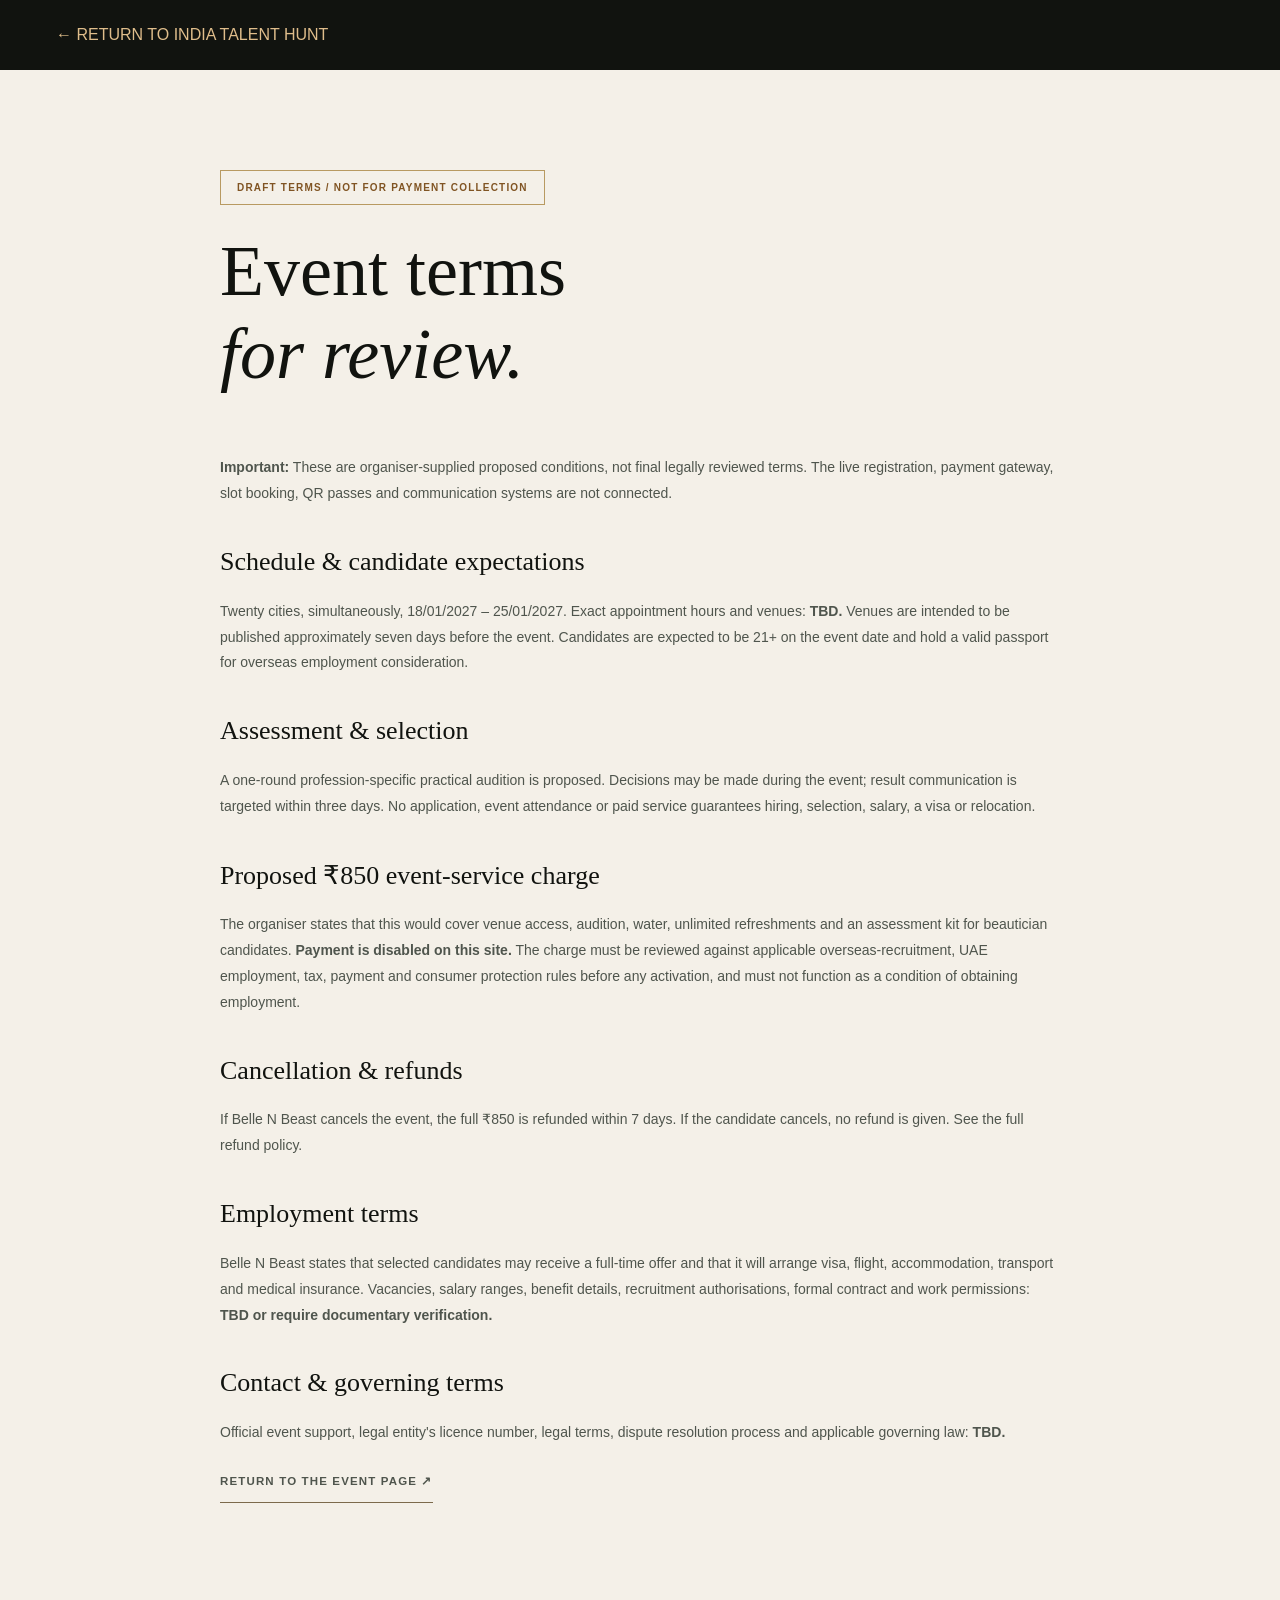
<file: terms.html>
<!doctype html><html lang="en"><head><meta charset="utf-8"><meta name="viewport" content="width=device-width,initial-scale=1"><meta name="theme-color" content="#11130f"><title>Draft Event Terms — Belle N Beast India Talent Hunt</title><link rel="stylesheet" href="styles.css"><style>.legal-page{min-height:80vh;padding:100px 0;background:#f4f0e8}.legal-page article{max-width:840px}.legal-page h1{font:500 clamp(42px,6vw,72px) 'Playfair Display',serif;line-height:1.15}.legal-page h2{font:500 26px 'Playfair Display',serif;margin-top:40px}.legal-page p,.legal-page li{font-size:14px;line-height:1.85;color:#4f554d}.draft-pill{font-size:10px;font-weight:700;letter-spacing:.12em;color:#805423;border:1px solid #b89a61;padding:11px 16px;display:inline-block;margin-bottom:25px}.legal-top{background:#11130f;padding:26px 0;color:#fff}.legal-top a{color:#dfbd8b}</style></head><body><div class="legal-top"><div class="wrap"><a href="index.html">← RETURN TO INDIA TALENT HUNT</a></div></div><main class="legal-page"><article class="wrap"><div class="draft-pill">DRAFT TERMS / NOT FOR PAYMENT COLLECTION</div><h1>Event terms<br><em>for review.</em></h1><p><strong>Important:</strong> These are organiser-supplied proposed conditions, not final legally reviewed terms. The live registration, payment gateway, slot booking, QR passes and communication systems are not connected.</p><h2>Schedule & candidate expectations</h2><p>Twenty cities, simultaneously, 18/01/2027 – 25/01/2027. Exact appointment hours and venues: <strong>TBD.</strong> Venues are intended to be published approximately seven days before the event. Candidates are expected to be 21+ on the event date and hold a valid passport for overseas employment consideration.</p><h2>Assessment & selection</h2><p>A one-round profession-specific practical audition is proposed. Decisions may be made during the event; result communication is targeted within three days. No application, event attendance or paid service guarantees hiring, selection, salary, a visa or relocation.</p><h2>Proposed ₹850 event-service charge</h2><p>The organiser states that this would cover venue access, audition, water, unlimited refreshments and an assessment kit for beautician candidates. <strong>Payment is disabled on this site.</strong> The charge must be reviewed against applicable overseas-recruitment, UAE employment, tax, payment and consumer protection rules before any activation, and must not function as a condition of obtaining employment.</p><h2>Cancellation &amp; refunds</h2><p>If Belle N Beast cancels the event, the full ₹850 is refunded within 7 days. If the candidate cancels, no refund is given. See the full <a href="refund-policy.html">refund policy</a>.</p><h2>Employment terms</h2><p>Belle N Beast states that selected candidates may receive a full-time offer and that it will arrange visa, flight, accommodation, transport and medical insurance. Vacancies, salary ranges, benefit details, recruitment authorisations, formal contract and work permissions: <strong>TBD or require documentary verification.</strong></p><h2>Contact & governing terms</h2><p>Official event support, legal entity's licence number, legal terms, dispute resolution process and applicable governing law: <strong>TBD.</strong></p><p><a href="index.html" class="inline-arrow">RETURN TO THE EVENT PAGE ↗</a></p></article></main></body></html>
</file>
<file: styles.css>
:root{--ink:#11130f;--ink2:#1d211b;--cream:#f4f0e8;--paper:#ebe5da;--bone:#fffaf0;--gold:#cfb487;--gold2:#b79664;--olive:#535747;--muted:#696a64;--line:rgba(23,27,23,.15);--lightline:rgba(255,255,255,.18);--serif:"Playfair Display",Georgia,serif;--sans:"DM Sans",Arial,sans-serif;--display:"Manrope",Arial,sans-serif;--wrap:1360px}
*,*::before,*::after{box-sizing:border-box}html{scroll-behavior:smooth;scroll-padding-top:100px}body{margin:0;background:var(--cream);color:var(--ink);font-family:var(--sans);-webkit-font-smoothing:antialiased}body.nav-open{overflow:hidden}button,input,select,textarea{font:inherit}button{cursor:pointer}a{color:inherit;text-decoration:none}a,button,input,select,textarea{outline-offset:4px}a:focus-visible,button:focus-visible,input:focus-visible,select:focus-visible,textarea:focus-visible,summary:focus-visible{outline:2px solid var(--gold2)}input,textarea,select{min-width:0}h1,h2,h3,h4,p{margin-top:0}h2,h3{font-weight:500}button:disabled{cursor:not-allowed;opacity:.55}.wrap{max-width:var(--wrap);width:calc(100% - 112px);margin:0 auto}.skip-link{position:fixed;z-index:9999;left:12px;top:-80px;background:var(--gold);padding:12px 16px;color:#111}.skip-link:focus{top:12px}.top-strip{background:#090c09;color:#f2e8d4;font-family:var(--display);font-weight:700;font-size:9px;letter-spacing:.17em}.strip-inner{height:39px;display:flex;align-items:center;justify-content:space-between;gap:16px}.strip-inner>a{color:#bba37a}.strip-inner>a:hover{color:white}.live-dot{display:inline-block;width:6px;height:6px;box-shadow:0 0 0 3px rgba(207,180,135,.14);margin-right:10px;border-radius:50%;background:var(--gold)}.site-header{background:#131510;color:white;position:relative;z-index:100;border-bottom:1px solid rgba(255,255,255,.10)}.header-inner{min-height:83px;display:flex;align-items:center;justify-content:space-between;gap:25px}.logo{display:flex;flex-direction:column;align-items:flex-start;gap:4px;flex:none}.logo-main{font-size:23px;letter-spacing:.16em;white-space:nowrap;font-family:var(--serif);font-weight:600}.logo-main i{font-size:19px;color:var(--gold);font-weight:400}.logo-small{color:#a9a79b;font-family:var(--display);font-weight:700;letter-spacing:.18em;font-size:7px}.main-nav{display:flex;gap:26px;align-items:center;margin-left:auto}.main-nav a{color:#d7d6cf;font-size:11px;transition:color .2s}.main-nav a:hover{color:var(--gold)}.header-cta{padding:15px 21px;border:1px solid var(--gold);color:#f2ddae;font:700 10px var(--display);letter-spacing:.07em;white-space:nowrap;display:flex;align-items:center;gap:20px;transition:background .2s,color .2s}.header-cta:hover{background:var(--gold);color:#161710}.menu-toggle{display:none;border:0;background:transparent;width:45px;height:45px;align-items:center;justify-content:center;flex-direction:column;gap:6px;padding:0}.menu-toggle span{width:24px;height:1px;background:#fff}.hero{background:#121511;color:var(--bone);position:relative;overflow:hidden}.hero::before{content:"";position:absolute;inset:0;background:radial-gradient(ellipse at 5% 40%,rgba(116,110,78,.09),transparent 42%);pointer-events:none}.hero-orb{position:absolute;width:700px;height:700px;left:-450px;top:-210px;border:1px solid rgba(192,170,132,.08);border-radius:50%}.hero-grid{display:grid;grid-template-columns:53% 47%;min-height:745px;position:relative;z-index:1}.hero-content{padding:87px 60px 70px 0;display:flex;flex-direction:column;align-items:flex-start;position:relative;z-index:2}.eyebrow{font-family:var(--display);font-weight:700;font-size:10px;letter-spacing:.19em;text-transform:uppercase;display:flex;align-items:center;gap:13px}.eyebrow-light{color:#d1be97}.eyebrow-dark{color:#756347}.eyebrow-rule{width:33px;height:1px;background:var(--gold)}.eyebrow-index{color:#7e7e71}.hero h1{font-family:var(--display);font-size:clamp(66px,6.35vw,105px);font-weight:700;line-height:.98;letter-spacing:-.065em;margin:48px 0 34px;white-space:nowrap}.hero h1 em{font-family:var(--serif);font-weight:400;letter-spacing:-.055em;color:var(--gold);font-style:italic}.hero-copy{font-size:14px;line-height:1.95;max-width:515px;color:#c6c9c0;margin-bottom:30px}.hero-actions{display:flex;align-items:center;gap:32px;flex-wrap:wrap}.btn{display:inline-flex;justify-content:space-between;align-items:center;gap:25px;border:1px solid transparent;padding:19px 25px;min-height:57px;font:800 10px var(--display);letter-spacing:.105em;text-align:left;text-transform:uppercase;transition:transform .2s,background .2s,color .2s,border-color .2s;white-space:nowrap}.btn:hover{transform:translateY(-2px)}.btn span{font-size:19px;font-weight:400;line-height:1}.btn-gold{background:var(--gold);color:#1a1b16}.btn-gold:hover{background:#e6c99a}.btn-dark{background:#161915;color:white}.btn-dark:hover{background:#444c3d}.btn-outline{border-color:var(--gold);color:var(--gold);background:transparent}.btn-outline:hover{background:var(--gold);color:#111}.text-cta{font:700 10px var(--display);color:#e9e0d1;letter-spacing:.07em;border-bottom:1px solid rgba(255,255,255,.45);padding-bottom:8px;display:flex;gap:22px;align-items:center}.text-cta:hover{color:var(--gold)}.hero-meta{display:flex;width:100%;border-top:1px solid var(--lightline);margin-top:auto;padding-top:26px;gap:30px}.hero-meta>div{display:flex;gap:12px;align-items:center;min-width:0}.hero-meta>div+div{border-left:1px solid var(--lightline);padding-left:24px}.hero-meta b{font-family:var(--serif);font-size:39px;color:#e3d2b3;font-weight:400}.hero-meta span{font:700 8px/1.65 var(--display);letter-spacing:.105em;color:#a4a89f}.hero-disclaimer{color:#9a9c91;font-size:10px;line-height:1.7;margin:15px 0 0;max-width:480px}.hero-art{position:relative;min-height:670px;padding:16px 24px 42px 0;align-self:stretch}.hero-photography{height:100%;min-height:662px;position:relative;background-color:#292f2a;background-image:linear-gradient(180deg,rgba(15,18,13,.06) 26%,rgba(10,12,11,.55) 100%),url('images/hero-models.jpg'),url('assets/editorial-hero.svg');background-size:cover,cover,cover;background-position:center,48% center,center;overflow:hidden}.hero-photography::before{content:"";position:absolute;left:0;top:0;width:100%;height:100%;border:1px solid rgba(255,255,255,.15);pointer-events:none}.hero-photography::after{content:"";position:absolute;inset:16px;border:1px solid rgba(247,237,211,.26);pointer-events:none}.hero-art-badge{position:absolute;bottom:42px;left:39px;color:#fff;display:flex;flex-direction:column;gap:3px}.hero-art-badge span{font:700 10px var(--display);letter-spacing:.25em}.hero-art-badge strong{font-family:var(--serif);font-weight:400;font-size:36px;letter-spacing:.16em}.hero-vertical{position:absolute;right:0;top:68px;writing-mode:vertical-rl;font:700 8px var(--display);letter-spacing:.2em;color:#c4b08d}.hero-corner{position:absolute;bottom:20px;right:26px;font:700 10px var(--display);letter-spacing:.1em;color:#b0ac9d}.hero-corner span{color:var(--gold);margin:0 7px}.hero-scroll{border-top:1px solid var(--lightline);color:#aaafa3;font:700 9px var(--display);letter-spacing:.19em}.hero-scroll .wrap{min-height:52px;display:flex;justify-content:space-between;align-items:center}.hero-scroll span span{font-size:15px;margin-left:9px;color:#cbb894}.ticker{background:var(--gold);overflow:hidden;padding:17px 0;white-space:nowrap;color:#191c16}.ticker-track{display:flex;width:max-content;gap:38px;align-items:center;animation:marquee 37s linear infinite}.ticker-track span{font:800 13px var(--display);letter-spacing:.19em}.ticker-track i{font-size:21px;font-style:normal;color:#fff1d6}@keyframes marquee{to{transform:translateX(-50%)}}
.section-light{background:var(--cream)}.section-cream{background:#e8e2d6}.intro{padding:114px 0 121px}.intro-grid{display:grid;grid-template-columns:17% 51% 32%;gap:0}.section-number{padding-top:8px;font:800 10px var(--display);color:#8c7758;letter-spacing:.12em}.display-heading{font-family:var(--display);font-size:clamp(44px,4.7vw,72px);font-weight:600;letter-spacing:-.07em;line-height:1.1;margin:20px 0 0}.display-heading em{font-family:var(--serif);font-weight:400;letter-spacing:-.06em;color:#a78c62}.intro-side{padding:45px 0 0 42px;line-height:1.9;font-size:14px;color:#444941}.intro-side p{margin-bottom:20px}.small-copy{font-size:12px;color:#757469;line-height:1.8}.inline-arrow{font:800 10px var(--display);letter-spacing:.1em;display:inline-flex;gap:35px;padding:14px 0;border-bottom:1px solid #7c6a4c}.inline-arrow:hover{color:#a48a5f}.disciplines{padding:110px 0 122px}.section-heading{display:flex;justify-content:space-between;align-items:end;gap:50px;margin-bottom:47px}.section-heading>p{max-width:350px;color:#686a61;font-size:14px;line-height:1.85;margin:0 10px 4px 0}.category-grid{display:grid;grid-template-columns:repeat(4,minmax(0,1fr));gap:19px}.category-card{background:#f5f2eb;transition:transform .25s,box-shadow .25s;min-width:0}.category-card:hover{transform:translateY(-5px);box-shadow:0 18px 40px #1b211522}.category-image{height:355px;position:relative;overflow:hidden;background-color:#393c34;background-size:cover,cover,cover;background-position:center,center,center}.category-image::after{content:"";position:absolute;inset:0;background:linear-gradient(180deg,rgba(8,11,8,.05),transparent 50%,rgba(8,11,8,.65))}.models-art{background-image:linear-gradient(120deg,rgba(51,33,19,.13),rgba(0,0,0,.18)),url('images/category-models.jpg'),url('assets/editorial-card.svg')}.designers-art{background-image:linear-gradient(120deg,rgba(44,29,12,.09),rgba(0,0,0,.16)),url('images/category-designers.jpg'),url('assets/editorial-card.svg')}.creators-art{background-image:linear-gradient(120deg,rgba(44,29,12,.09),rgba(0,0,0,.16)),url('images/category-photo-video.jpg'),url('assets/editorial-card.svg')}.beauty-art{background-image:linear-gradient(120deg,rgba(44,29,12,.09),rgba(0,0,0,.16)),url('images/category-beauty.jpg'),url('assets/editorial-card.svg')}.category-number{position:absolute;z-index:1;top:19px;left:22px;color:white;font:500 12px var(--display);letter-spacing:.14em}.category-imglabel{position:absolute;z-index:1;bottom:20px;left:20px;color:#e6dfd3;font:700 9px var(--display);letter-spacing:.11em}.category-details{padding:24px 23px 22px}.category-kicker{font:800 9px var(--display);letter-spacing:.13em;color:#aa8d5a}.category-details h3{font:500 30px/1.15 var(--serif);margin:9px 0 12px;min-height:69px;letter-spacing:-.035em}.category-details p{font-size:12px;line-height:1.8;color:#5d6158;min-height:66px;margin-bottom:25px}.category-action{font:800 10px var(--display);letter-spacing:.04em;background:none;color:#35382e;border:0;border-top:1px solid #c9c2b5;width:100%;padding:16px 0 0;display:flex;align-items:center;justify-content:space-between;text-align:left}.category-action:hover{color:#aa8654}.category-action span{font-size:18px;font-weight:400}.opportunity{display:grid;grid-template-columns:48% 52%;background:#191e19;color:white;min-height:630px}.opportunity-photo{background-color:#44483a;background-image:linear-gradient(0deg,rgba(13,20,16,.55),transparent 55%),url('images/opportunity.jpg'),url('assets/editorial-hero.svg');background-size:cover;background-position:center,center,center;position:relative}.opportunity-photo>span{position:absolute;bottom:28px;left:42px;font:800 10px var(--display);color:#e6decf;letter-spacing:.17em}.opportunity-copy{padding:88px clamp(42px,7vw,112px) 86px clamp(45px,7vw,110px)}.opportunity-copy .display-heading{margin-bottom:29px}.opportunity-copy .display-heading em{color:var(--gold)}.opportunity-copy>p{font-size:14px;line-height:1.95;color:#ced0c8;max-width:550px}.benefit-grid{display:grid;grid-template-columns:repeat(3,1fr);gap:15px;margin:33px 0}.benefit-grid>div{padding:20px 12px 15px 0;border-top:1px solid var(--lightline)}.benefit-icon{display:block;font-family:var(--serif);font-size:26px;color:var(--gold);margin-bottom:12px}.benefit-grid strong{display:block;font-size:12px;font-weight:600;margin-bottom:8px}.benefit-grid small{display:block;color:#aeb3a9;line-height:1.6;font-size:10px}.opportunity-copy .legal-small{font-size:10px;margin:15px 0 0;color:#9ca197}.journey{padding:123px 0 129px}.journey-grid{display:grid;grid-template-columns:minmax(0,45fr) minmax(0,55fr);gap:65px}.journey-heading{max-width:460px}.journey-heading>p{color:#62685d;max-width:390px;line-height:1.9;font-size:14px;margin:28px 0 25px}.steps{padding-right:55px}.step{border-top:1px solid #cac4b8;padding:25px 0 29px;display:grid;grid-template-columns:67px 1fr;align-items:start;gap:17px}.step:last-child{border-bottom:1px solid #cac4b8}.step>span{color:#af8f5c;font:700 12px var(--display)}.step h3{font:500 23px var(--serif);margin:0 0 9px}.step p{font-size:13px;line-height:1.8;color:#666b62;max-width:450px;margin:0}.cities-section{padding:115px 0 122px}.cities-heading{align-items:end}.city-date-block{display:flex;flex-direction:column;gap:12px;align-items:flex-start;background:#d8d0c0;padding:26px 34px;border-left:2px solid #ae8c56}.city-date-block>span{font:800 10px var(--display);letter-spacing:.15em;color:#675f4e}.city-date-block strong{font:700 35px var(--display);letter-spacing:-.045em;white-space:nowrap}.city-date-block strong em{font-family:var(--serif);font-weight:400;color:#8f7245}.city-date-block small{font-size:11px;color:#666253;max-width:270px;line-height:1.6}.city-tools{display:flex;align-items:center;justify-content:space-between;gap:20px;border-bottom:1px solid #c6beb1;padding:0 0 17px}.city-tools>span{font:800 10px var(--display);letter-spacing:.13em;color:#7c6b55}.search-wrap{display:flex;gap:12px;align-items:center;max-width:480px;width:100%;color:#756d5f}.search-wrap input{border:0;background:transparent;padding:14px 2px;font-size:14px;color:#242822;width:100%;outline:none}.search-wrap input:focus{box-shadow:0 1px 0 #b89962}.search-wrap input::placeholder{color:#868175}.city-grid{display:grid;grid-template-columns:repeat(4,minmax(0,1fr));border-left:1px solid #c4bdaf;border-top:0}.city-tile{border:0;border-right:1px solid #c4bdaf;border-bottom:1px solid #c4bdaf;background:transparent;text-align:left;padding:24px 21px 22px;min-height:130px;display:flex;flex-direction:column;transition:background .2s}.city-tile:hover,.city-tile:focus-visible{background:#f5f1e8}.city-tile>span{font:700 10px var(--display);color:#ae956d;letter-spacing:.12em}.city-tile strong{font:500 23px var(--serif);margin:13px 0 6px;line-height:1.12}.city-tile small{font-size:10px;color:#706c60}.city-empty{padding:55px 10px;grid-column:1/-1;font-size:14px;color:#666}.city-bottom{margin-top:38px;display:flex;justify-content:space-between;align-items:center;gap:30px}.city-bottom>div{max-width:570px}.city-bottom strong{font:800 11px var(--display);letter-spacing:.12em}.city-bottom p{font-size:12px;color:#68695f;line-height:1.8;margin:9px 0 0}.event-essentials{padding:120px 0 125px}.essentials-grid{display:grid;grid-template-columns:minmax(0,43fr) minmax(0,57fr);gap:55px}.essentials-grid>div:first-child>p{max-width:350px;margin-top:30px;line-height:1.8;color:#67675e;font-size:14px}.essentials-right{padding-right:55px}.essentials-row{border-top:1px solid #cdc7bc;padding:23px 0 22px}.essentials-row:last-child{border-bottom:1px solid #cdc7bc}.essentials-row span{font:800 10px var(--display);letter-spacing:.1em;color:#977b53}.essentials-row strong{display:block;font:500 23px/1.3 var(--serif);margin:14px 0 9px}.essentials-row p{font-size:12px;color:#686b61;line-height:1.85;margin:0}.application{padding:125px 0 136px;background:radial-gradient(circle at 12% 15%,#282e24,transparent 42%),#141814;color:#f7f2e9}.application-layout{display:grid;grid-template-columns:minmax(0,42fr) minmax(0,58fr);gap:35px}.application-intro{padding:20px 45px 0 0;position:relative}.application-intro .display-heading{font-size:clamp(47px,4.8vw,68px);margin-bottom:24px}.application-intro .display-heading em{color:var(--gold)}.application-intro>p{max-width:395px;color:#c5c7bd;line-height:1.95;font-size:14px}.form-demo-alert{border:1px solid rgba(205,181,139,.4);background:#27291f;padding:23px 24px;max-width:410px;margin-top:35px}.form-demo-alert strong{font:800 10px var(--display);color:var(--gold);letter-spacing:.12em}.form-demo-alert p{font-size:12px;color:#c5c5b8;line-height:1.85;margin:11px 0 0}.registration-facts{display:grid;grid-template-columns:1fr 1fr;gap:25px;max-width:440px;margin-top:44px}.registration-facts>div{padding-top:20px;border-top:1px solid var(--lightline)}.registration-facts b{display:block;font-size:15px;margin-bottom:8px;color:#f0ebdf}.registration-facts span{color:#b19c7e;font:700 9px var(--display);letter-spacing:.11em}.form-panel{background:#f3eee4;color:#181b17;min-width:0;align-self:start;box-shadow:0 25px 90px rgba(0,0,0,.18)}.form-panel-top{height:58px;display:flex;align-items:center;justify-content:space-between;padding:0 39px;font:800 9px var(--display);letter-spacing:.12em;color:#6f695c}.form-progress{height:3px;background:#d7cfc0}.form-progress span{display:block;background:#a38557;height:100%;width:25%;transition:width .3s}.form-stage{padding:40px 39px 25px}.form-stage[hidden]{display:none!important}.form-serial{font:800 10px var(--display);color:#a48c64;letter-spacing:.13em}.form-stage h3,.preview-success h3{font:500 40px/1.18 var(--serif);letter-spacing:-.045em;margin:14px 0}.form-stage h3 em,.preview-success h3 em{color:#a38a5d}.stage-subtitle{font-size:12px;line-height:1.8;color:#73766d;margin-bottom:28px}.fields{display:grid;grid-template-columns:1fr 1fr;gap:19px 15px;margin-top:17px}.field{display:flex;flex-direction:column;align-items:stretch;gap:9px;font:700 11px var(--sans);color:#363b34}.field.full{grid-column:1/-1}.field sup{color:#a6814b;font-size:13px;vertical-align:top}.field input,.field select,.field textarea{width:100%;min-height:49px;border:1px solid #d2cabc;border-radius:0;background:#fffdf8;color:#242822;padding:13px 13px;font:400 13px var(--sans);transition:border .2s,background .2s}.field textarea{resize:vertical;min-height:94px}.field input:focus,.field select:focus,.field textarea:focus{outline:0;border-color:#a18355;box-shadow:0 0 0 1px #a18355}.field input::placeholder,.field textarea::placeholder{color:#a19e94}.field input.invalid,.field select.invalid,.field textarea.invalid{border-color:#ad513e;background:#fff4ef}.field small{font-weight:400;font-size:10px;color:#77796e;line-height:1.6}.optional{font-size:10px;font-weight:400;color:#8a877e}.conditional-fields:empty{display:none}.form-actions{margin-top:32px;border-top:1px solid #d3ccbe;padding-top:22px;display:flex;align-items:center;justify-content:space-between;gap:14px}.form-actions>span{font-size:10px;color:#818176}.form-actions .btn{min-height:48px;padding:14px 20px;font-size:10px}.back-link{border:0;background:transparent;color:#626860;font:800 10px var(--display);letter-spacing:.08em;padding:12px 0}.back-link:hover{color:#a18558}.form-error{margin-top:15px;display:none;font:600 12px/1.6 var(--sans);color:#a23e2c;background:#fbdfd7;padding:13px 15px}.form-error:not(:empty){display:block}.notice-inline{display:flex;flex-direction:column;gap:6px;border-left:2px solid #af905d;background:#e8dfce;padding:16px 18px;margin:4px 0 24px}.notice-inline strong{font:800 10px var(--display);letter-spacing:.08em}.notice-inline span{font-size:11px;color:#5b6158;line-height:1.6}.file-feedback{font-size:11px;line-height:1.6;color:#575e52;font-weight:400}.review-box{border:1px solid #d9d0c1;background:#fffcf5;margin:24px 0 20px}.review-row{display:grid;grid-template-columns:40% 60%;gap:12px;border-bottom:1px solid #e8e1d7;padding:13px 18px;font-size:12px;line-height:1.5;overflow-wrap:anywhere}.review-row:last-child{border:0}.review-row span{color:#77796e}.review-row strong{font-weight:700;color:#252a24}.fee-preview{background:#e2d9c8;padding:23px}.fee-top{display:flex;justify-content:space-between;align-items:center;gap:12px}.fee-top>div>span{display:block;font:800 9px var(--display);letter-spacing:.09em;color:#6c634f}.fee-top strong{font:600 35px var(--serif);line-height:1.2}.not-active{font:800 8px var(--display);color:#a14233;border:1px solid #bb7063;padding:9px 10px;text-align:center;letter-spacing:.05em}.fee-preview p{font-size:11px;color:#54584e;line-height:1.75;margin:12px 0 0}.consent-options{margin-top:23px;display:grid;gap:15px}.check{display:flex;align-items:flex-start;gap:12px;font-size:11px;line-height:1.7;color:#51564d;cursor:pointer}.check input{accent-color:#97764a;flex:0 0 auto;margin:3px 0 0}.check a{text-decoration:underline;text-underline-offset:3px}.form-panel-footer{background:#e7dece;text-align:center;padding:15px 9px;font:800 9px var(--display);color:#857960;letter-spacing:.06em}.form-panel-footer span{margin:0 12px}.preview-success{padding:45px 40px 50px}.preview-success[hidden]{display:none}.success-icon{font:400 28px var(--serif);width:55px;height:55px;display:grid;place-items:center;background:#dde4d8;border-radius:100%;color:#3b6848;margin-bottom:24px}.preview-success>span{font:800 10px var(--display);color:#947a55;letter-spacing:.14em}.preview-success>p{font-size:13px;line-height:1.85;color:#686c64}.preview-success .btn{margin-top:22px}.faq{padding:116px 0 129px}.faq-layout{display:grid;grid-template-columns:minmax(0,42fr) minmax(0,58fr);gap:55px}.faq-layout>div:first-child>p{color:#62675d;font-size:14px;margin-top:26px}.faq-list{padding-right:50px}.faq-list details{border-top:1px solid #c6beaf}.faq-list details:last-child{border-bottom:1px solid #c6beaf}.faq-list summary{list-style:none;cursor:pointer;font:500 20px/1.4 var(--serif);padding:23px 0;display:flex;justify-content:space-between;gap:20px}.faq-list summary::-webkit-details-marker{display:none}.faq-list summary span{font:400 25px var(--sans);color:#997c51;transition:transform .25s}.faq-list details[open] summary span{transform:rotate(45deg)}.faq-list details p{font-size:13px;line-height:1.9;color:#5e6659;max-width:650px;padding:0 25px 25px 0;margin:0}.closing-cta{padding:105px 0 86px;background:linear-gradient(140deg,rgba(18,23,19,.85),rgba(17,20,16,.95)),url('assets/editorial-hero.svg');background-size:cover;color:#faf4e7;text-align:center}.closing-inner{display:flex;flex-direction:column;align-items:center}.closing-inner h2{font:700 clamp(37px,5.6vw,75px)/1.15 var(--display);letter-spacing:-.07em;margin:32px 0}.closing-inner h2 em{font:400 .95em var(--serif);color:var(--gold)}.closing-line{border-top:1px solid var(--lightline);padding-top:35px;width:100%;margin-top:74px;font:700 10px var(--display);color:#c4c2b6;letter-spacing:.13em}.closing-line span{padding:0 25px;color:#bd9f70}.footer{background:#0e110e;color:#f5f0e5;padding:65px 0 25px}.footer-top{display:grid;grid-template-columns:2fr 1fr 1fr 1.5fr;gap:45px;padding-bottom:75px}.footer-logo{font:500 31px var(--serif);letter-spacing:.08em;white-space:nowrap}.footer-logo i{color:var(--gold)}.footer-top>div:first-child>p{color:#a8aca3;font-size:12px;margin-top:17px}.footer-top>div:not(:first-child){display:flex;flex-direction:column;gap:13px}.footer-top strong{font:800 9px var(--display);letter-spacing:.15em;color:var(--gold);margin-bottom:8px}.footer-top a,.footer-top p{font-size:12px;color:#aeb3a8;line-height:1.8;margin:0}.footer-top a:hover{color:#f5f0e5}.footer-top b{font-weight:700;color:#eee}.footer-bottom{border-top:1px solid var(--lightline);padding-top:25px;display:flex;justify-content:space-between;gap:20px;align-items:center;color:#888f84;font:700 9px var(--display);letter-spacing:.08em}.footer-bottom a{color:#d0ba92}.sticky-mobile{display:none}
@media(max-width:1200px){.wrap{width:calc(100% - 70px)}.main-nav{gap:16px}.main-nav a{font-size:10px}.hero-grid{grid-template-columns:54% 46%}.hero-content{padding-right:36px}.hero h1{font-size:clamp(54px,6.5vw,80px)}.hero-meta{gap:15px}.hero-meta>div+div{padding-left:14px}.hero-meta span{font-size:7px}.category-image{height:310px}.category-details{padding:19px}.category-details h3{font-size:26px}.opportunity-copy{padding-left:55px;padding-right:45px}.journey-grid{gap:34px}.essentials-grid,.faq-layout{gap:30px}.faq-list,.essentials-right{padding-right:0}}
@media(max-width:990px){.header-cta{margin-left:auto}.menu-toggle{display:flex}.main-nav{display:none;position:absolute;top:100%;left:0;right:0;background:#161913;padding:23px 35px 30px;border-top:1px solid var(--lightline);box-shadow:0 25px 40px #0008;flex-direction:column;align-items:stretch;gap:0}.main-nav.open{display:flex}.main-nav a{padding:15px 4px;border-bottom:1px solid var(--lightline);font-size:14px}.hero-grid{grid-template-columns:1.05fr .95fr;min-height:680px}.hero-art,.hero-photography{min-height:610px}.hero h1{font-size:clamp(48px,7.1vw,75px)}.hero-copy{font-size:12px;line-height:1.85}.hero-meta b{font-size:31px}.hero-meta>div{gap:7px}.hero-meta>div+div{padding-left:10px}.hero-meta span{font-size:7px}.intro-grid{grid-template-columns:20% 80%;row-gap:20px}.intro-side{grid-column:2;padding:0;max-width:540px}.category-grid{grid-template-columns:repeat(2,minmax(0,1fr))}.category-image{height:390px}.category-details h3,.category-details p{min-height:auto}.opportunity{grid-template-columns:46% 54%}.benefit-grid{grid-template-columns:1fr;gap:0}.benefit-grid>div{padding:13px 0}.benefit-grid .benefit-icon{display:none}.application-layout{grid-template-columns:1fr;gap:45px}.application-intro{padding:0;display:grid;grid-template-columns:1fr 1fr;gap:0 30px}.application-intro>.eyebrow,.application-intro>.display-heading,.application-intro>p{grid-column:1}.form-demo-alert{grid-column:2;grid-row:2/4;margin:20px 0 0}.registration-facts{grid-column:1/-1;display:flex;justify-content:space-between;gap:20px;max-width:none;margin-top:24px}.registration-facts>div{flex:1}.form-panel{max-width:800px;width:100%;margin:0 auto}.city-grid{grid-template-columns:repeat(3,1fr)}.essentials-grid{grid-template-columns:1fr 1.4fr}.faq-layout{grid-template-columns:1fr 1.5fr}.footer-top{grid-template-columns:1fr 1fr;row-gap:30px}.footer-top>div:first-child{grid-column:1/-1}}
@media(max-width:690px){html{scroll-padding-top:70px}.wrap{width:calc(100% - 38px)}.top-strip{font-size:8px}.strip-inner{height:32px}.strip-inner>a{display:none}.strip-date{font-size:8px;letter-spacing:.07em}.header-inner{min-height:69px}.logo-main{font-size:19px}.logo-small{font-size:6px}.header-cta{display:none}.main-nav{padding:16px 21px 25px}.hero-grid{display:flex;flex-direction:column;min-height:0}.hero-content{padding:57px 0 34px;order:1}.hero-content .eyebrow{font-size:9px}.eyebrow-index{display:none}.hero h1{font-size:clamp(49px,12.2vw,72px);margin:27px 0 24px;line-height:1;letter-spacing:-.068em}.hero-copy{font-size:13px;max-width:460px;line-height:1.85;margin-bottom:24px}.hero-actions{gap:22px}.btn{min-height:52px;padding:16px 19px}.hero-meta{padding-top:22px;margin-top:37px;gap:10px}.hero-meta b{font-size:30px}.hero-meta span{font-size:6.5px}.hero-meta>div{gap:6px}.hero-meta>div+div{padding-left:9px}.hero-disclaimer{font-size:10px}.hero-art{order:2;padding:0 18px 23px 0;min-height:470px;height:470px}.hero-photography{min-height:0;height:100%;background-position:center,50% 30%,center}.hero-art-badge{left:32px;bottom:32px}.hero-art-badge strong{font-size:28px}.hero-vertical{font-size:7px}.hero-scroll .wrap{min-height:43px}.hero-scroll .wrap>span:last-child{display:none}.ticker{padding:13px 0}.ticker-track{gap:22px}.ticker-track span{font-size:10px}.intro,.disciplines,.journey,.cities-section,.event-essentials,.faq{padding:75px 0 82px}.intro-grid{display:block}.section-number{margin-bottom:19px}.display-heading{font-size:clamp(43px,10.7vw,56px);line-height:1.13}.intro-side{padding:22px 0 0}.section-heading{display:block;margin-bottom:30px}.section-heading>p{margin:20px 0 0;font-size:13px}.category-grid{gap:13px;grid-template-columns:repeat(2,minmax(0,1fr))}.category-image{height:245px}.category-number{top:13px;left:12px;font-size:10px}.category-imglabel{left:12px;bottom:13px;font-size:7px}.category-details{padding:17px 13px 15px}.category-kicker{font-size:7px}.category-details h3{font-size:23px;margin:10px 0;min-height:55px}.category-details p{font-size:11px;line-height:1.65;margin-bottom:18px;min-height:105px}.category-action{font-size:8px;line-height:1.5}.opportunity{grid-template-columns:1fr}.opportunity-photo{min-height:370px}.opportunity-copy{padding:70px 20px 75px}.opportunity-copy .display-heading{font-size:53px}.benefit-grid{grid-template-columns:repeat(3,1fr);gap:11px;margin:31px 0}.benefit-grid>div{padding:16px 0}.benefit-icon{display:block!important;margin:0 0 9px;font-size:22px}.benefit-grid strong{font-size:11px}.benefit-grid small{font-size:9px}.journey-grid{display:block}.journey-heading{margin-bottom:32px}.steps{padding:0}.step{grid-template-columns:40px 1fr;gap:10px;padding:22px 0}.step h3{font-size:23px}.step p{font-size:12px}.cities-heading{margin-bottom:29px}.city-date-block{margin-top:27px}.city-date-block strong{font-size:31px}.city-grid{grid-template-columns:repeat(2,1fr)}.city-tile{min-height:116px;padding:18px 11px}.city-tile strong{font-size:21px}.city-tile small{font-size:9px}.city-bottom{align-items:flex-start;flex-direction:column}.essentials-grid{display:block}.essentials-right{margin-top:25px}.essentials-row strong{font-size:22px}.application{padding:79px 0 82px}.application-layout{display:block}.application-intro{display:block;padding:0}.application-intro .display-heading{font-size:53px}.form-demo-alert{margin:25px 0 0}.registration-facts{display:grid;grid-template-columns:1fr 1fr;gap:10px 20px;margin:25px 0 30px}.registration-facts b{font-size:12px}.registration-facts span{font-size:8px}.form-panel-top{padding:0 20px;height:51px;font-size:8px}.form-stage{padding:28px 20px 22px}.form-stage h3{font-size:37px}.fields{grid-template-columns:1fr;gap:17px}.field.full{grid-column:auto}.form-actions{flex-wrap:wrap}.form-actions .btn{margin-left:auto}.review-row{grid-template-columns:1fr;gap:4px}.fee-top{align-items:flex-start;gap:8px}.not-active{font-size:7px}.preview-success{padding:30px 20px}.faq-layout{display:block}.faq-list{margin-top:35px}.faq-list summary{font-size:19px}.closing-cta{padding:79px 0 48px}.closing-inner h2{font-size:clamp(34px,8vw,53px)}.closing-line{font-size:8px;margin-top:52px;line-height:2.3}.closing-line span{padding:0 7px}.footer{padding:55px 0 95px}.footer-top{grid-template-columns:1fr 1fr;gap:35px 19px;padding-bottom:35px}.footer-top>div:first-child{grid-column:1/-1}.footer-logo{font-size:26px}.footer-bottom{display:flex;flex-direction:column;align-items:flex-start;gap:12px;font-size:8px;line-height:1.7}.sticky-mobile{position:fixed;z-index:100;bottom:0;left:0;right:0;background:#121611;display:flex;align-items:center;justify-content:space-between;padding:10px 17px calc(10px + env(safe-area-inset-bottom));border-top:1px solid rgba(224,206,164,.35);box-shadow:0 -10px 30px #0004;color:#fff;gap:10px}.sticky-mobile b{display:block;font:800 10px var(--display);letter-spacing:.05em}.sticky-mobile small{display:block;font:700 9px var(--display);color:#b9ae91;margin-top:5px}.sticky-mobile a{display:inline-flex;gap:15px;align-items:center;background:var(--gold);color:#181c15;padding:13px 19px;font:800 10px var(--display);letter-spacing:.06em}}
@media(max-width:400px){.strip-date{display:none}.hero h1{font-size:48px}.hero-actions{align-items:flex-start;flex-direction:column}.hero-meta{gap:7px}.hero-meta b{font-size:24px}.hero-meta span{font-size:6px}.category-image{height:206px}.category-details h3{font-size:21px;min-height:53px}.category-details p{min-height:140px}.benefit-grid{grid-template-columns:1fr}.benefit-grid>div{border-top:1px solid var(--lightline);padding:12px 0}.benefit-grid small{font-size:11px}.registration-facts{grid-template-columns:1fr}}
@media(prefers-reduced-motion:reduce){html{scroll-behavior:auto}*,*::before,*::after{animation-duration:.01ms!important;transition-duration:.01ms!important}.ticker-track{animation:none}}

/* ============ Enquiry form — Belle N Beast India form design ============ */
.enq{--enq-black:#111111;--enq-ivory:#f8f5ef;--enq-gold:#c6a36b;--enq-gold-deep:#9b7a45;--enq-error:#a3321f;--enq-line:rgba(17,17,17,.12);--enq-ease:cubic-bezier(.22,1,.36,1);padding:116px 0 129px}
.enq-grid{display:grid;grid-template-columns:minmax(0,1fr) minmax(0,1.1fr);gap:clamp(48px,6vw,100px);align-items:start}
.enq-info{display:flex;flex-direction:column;align-items:flex-start}
.enq-info .display-heading{margin-bottom:22px}
.enq-lead{max-width:44ch;color:rgba(17,17,17,.7);font-size:15px;line-height:1.7;margin:0 0 30px}
.enq-i{width:18px;height:18px;fill:none;stroke:currentColor;stroke-width:1.6;stroke-linecap:round;stroke-linejoin:round;flex:none}
.enq-list{list-style:none;margin:0 0 34px;padding:0;width:100%;border-top:1px solid var(--enq-line)}
.enq-list li{display:flex;gap:18px;align-items:center;padding:18px 0;border-bottom:1px solid var(--enq-line)}
.enq-list .enq-i{color:var(--enq-gold-deep)}
.enq-list small{display:block;font:600 10px var(--sans);letter-spacing:.24em;text-transform:uppercase;color:rgba(17,17,17,.5);margin-bottom:3px}
.enq-list a{font-family:var(--serif);font-size:clamp(17px,1.8vw,22px);transition:color .3s;word-break:break-word}
.enq-list a:hover{color:var(--enq-gold-deep)}

.enq-card{background:#fff;padding:clamp(24px,4vw,52px);box-shadow:0 30px 80px -40px rgba(17,17,17,.35)}
.enq-form{color:var(--enq-black)}
.enq-hp{position:absolute!important;left:-9999px!important;width:1px;height:1px;opacity:0}
.enq-grid2{display:grid;grid-template-columns:1fr 1fr;gap:28px 24px}
.enq-field{position:relative;display:flex;flex-direction:column;gap:8px;min-width:0}
.enq-field.full{grid-column:1/-1}
.enq-field>label,.enq-label{font:600 11px var(--sans);letter-spacing:.16em;text-transform:uppercase;color:rgba(17,17,17,.7)}
.enq-req{color:var(--enq-gold-deep)}
.enq-opt{font-weight:400;letter-spacing:.04em;text-transform:none;color:rgba(17,17,17,.45)}
.enq-field input,.enq-field select,.enq-field textarea{width:100%;min-height:50px;padding:12px 0;border:0;border-bottom:1px solid rgba(17,17,17,.25);border-radius:0;background:transparent;color:var(--enq-black);font:400 16px var(--sans);-webkit-appearance:none;appearance:none;transition:border-color .3s var(--enq-ease),box-shadow .3s var(--enq-ease)}
.enq-field input::placeholder,.enq-field textarea::placeholder{color:rgba(17,17,17,.35)}
.enq-field input:focus,.enq-field select:focus,.enq-field textarea:focus{outline:none;border-bottom-color:var(--enq-gold);box-shadow:0 1px 0 var(--enq-gold)}
.enq-field textarea{resize:vertical;min-height:120px;line-height:1.6}
.enq-select{position:relative}
.enq-select select{padding-right:28px;cursor:pointer}
.enq-select .enq-i{position:absolute;right:2px;top:50%;transform:translateY(-50%);pointer-events:none;width:16px;height:16px;color:rgba(17,17,17,.5)}
.enq-field__error{font-size:12.5px;color:var(--enq-error)}
.enq-field.is-invalid input,.enq-field.is-invalid select,.enq-field.is-invalid textarea{border-bottom-color:var(--enq-error)}

.enq-chips{display:flex;flex-wrap:wrap;gap:10px;margin-top:4px}
.enq-chip{position:relative;cursor:pointer;user-select:none}
.enq-chip input{position:absolute;opacity:0;inset:0;margin:0;cursor:pointer}
.enq-chip span{display:inline-flex;align-items:center;gap:6px;padding:10px 16px;border:1px solid rgba(17,17,17,.2);border-radius:999px;font-size:13px;transition:background .3s var(--enq-ease),border-color .3s var(--enq-ease),color .3s var(--enq-ease)}
.enq-chip:hover span{border-color:var(--enq-black)}
.enq-chip input:checked+span{background:var(--enq-black);border-color:var(--enq-black);color:var(--enq-ivory)}
.enq-chip input:checked+span::before{content:'✓';color:var(--enq-gold);font-size:12px}
.enq-chip input:focus-visible+span{outline:1px solid var(--enq-gold);outline-offset:3px}
.enq-field.is-invalid .enq-chip span{border-color:rgba(163,50,31,.5)}

.enq-field>.enq-consent{text-transform:none;letter-spacing:0;font-weight:400}
.enq-consent{position:relative;display:flex;gap:14px;align-items:flex-start;font-size:13.5px;line-height:1.55;color:rgba(17,17,17,.75);cursor:pointer}
.enq-consent input{position:absolute;opacity:0;width:22px;height:22px;margin:0}
.enq-consent__box{flex:none;width:22px;height:22px;margin-top:1px;border:1px solid rgba(17,17,17,.4);display:grid;place-items:center;color:transparent;transition:background .25s,color .25s,border-color .25s}
.enq-consent__box .enq-i{width:13px;height:13px;stroke-width:2.5}
.enq-consent input:checked+.enq-consent__box{background:var(--enq-black);border-color:var(--enq-black);color:var(--enq-gold)}
.enq-consent input:focus-visible+.enq-consent__box{outline:1px solid var(--enq-gold);outline-offset:3px}
.enq-field.is-invalid .enq-consent__box{border-color:var(--enq-error)}

.enq-error{display:flex;gap:12px;padding:16px 18px;margin-top:24px;background:rgba(163,50,31,.08);border-left:2px solid var(--enq-error);color:#6e2215;font-size:14px}
.enq-error[hidden]{display:none}
.enq-foot{margin-top:36px;display:flex;flex-wrap:wrap;align-items:center;justify-content:space-between;gap:20px}

.enq-btn{position:relative;display:inline-flex;align-items:center;justify-content:center;min-height:52px;padding:0 28px;border:0;border-radius:999px;background:none;font:600 11.5px var(--sans);letter-spacing:.22em;text-transform:uppercase;white-space:nowrap;overflow:hidden;isolation:isolate;cursor:pointer;transition:color .5s var(--enq-ease),opacity .3s}
.enq-btn::before{content:'';position:absolute;inset:-2px;z-index:-1;border-radius:inherit;transform:translateY(101%);transition:transform .6s var(--enq-ease)}
.enq-btn__in{display:inline-flex;align-items:center;gap:12px;pointer-events:none}
.enq-btn .enq-i{width:16px;height:16px;transition:transform .5s var(--enq-ease)}
.enq-btn--dark{background:var(--enq-black);color:var(--enq-ivory)}
.enq-btn--dark::before{background:var(--enq-gold)}
.enq-btn--ghost{min-height:0;padding:6px 0;border-radius:0;color:var(--enq-gold-deep)}
.enq-btn--ghost::before{display:none}
.enq-btn--ghost .enq-btn__in>span{position:relative}
.enq-btn--ghost .enq-btn__in>span::after{content:'';position:absolute;left:0;right:0;bottom:-3px;height:1px;background:currentColor;transform:scaleX(0);transform-origin:right;transition:transform .5s var(--enq-ease)}
@media(hover:hover){.enq-btn--dark:hover{color:var(--enq-black)}.enq-btn--dark:hover::before{transform:translateY(0)}.enq-btn:hover .enq-i{transform:translate(2px,-2px) rotate(45deg)}.enq-btn--ghost:hover .enq-btn__in>span::after{transform-origin:left;transform:scaleX(1)}}
.enq-btn:focus-visible{outline:1px solid var(--enq-gold);outline-offset:3px}
.enq-submit{min-width:240px}

.enq-success{text-align:center;padding:30px 0;display:flex;flex-direction:column;align-items:center}
.enq-success[hidden]{display:none}
.enq-success__mark{width:64px;height:64px;border-radius:50%;background:var(--enq-black);color:var(--enq-gold);display:grid;place-items:center;margin-bottom:22px}
.enq-success__mark .enq-i{width:26px;height:26px;stroke-width:2}
.enq-success h3{font:600 clamp(32px,3.6vw,46px)/1.1 var(--display);letter-spacing:-.05em;margin:16px 0 14px}
.enq-success h3 em{font-family:var(--serif);font-weight:400;color:#a78c62}
.enq-success p{max-width:42ch;color:rgba(17,17,17,.7);line-height:1.7;margin:0 0 24px}

@media(max-width:990px){.enq{padding:75px 0 82px}.enq-grid{grid-template-columns:minmax(0,1fr)}}
@media(max-width:599px){.enq-grid2{grid-template-columns:1fr}.enq-submit{width:100%}.enq-foot{justify-content:center}}

/* ============ Application popup — Belle N Beast India modal design ============ */
.bnm{--enq-black:#111111;--enq-ivory:#f8f5ef;--enq-gold:#c6a36b;--enq-gold-deep:#9b7a45;--enq-error:#a3321f;--enq-line:rgba(17,17,17,.12);--enq-ease:cubic-bezier(.22,1,.36,1);position:fixed;inset:0;z-index:1000;display:flex;align-items:center;justify-content:center;padding:24px}
.bnm[hidden]{display:none}
.bnm__backdrop{position:absolute;inset:0;background:rgba(8,8,8,.72);-webkit-backdrop-filter:blur(6px);backdrop-filter:blur(6px);opacity:0;transition:opacity .9s var(--enq-ease)}
.bnm__panel{position:relative;width:min(760px,100%);max-height:min(900px,calc(100dvh - 48px));overflow-y:auto;overscroll-behavior:contain;-webkit-overflow-scrolling:touch;border-radius:18px;background:var(--enq-ivory);color:var(--enq-black);box-shadow:0 40px 120px -30px rgba(0,0,0,.6);opacity:0;transform:translateY(48px) scale(.96);transition:transform 1.1s var(--enq-ease),opacity .8s var(--enq-ease);outline:none}
.bnm.is-open .bnm__backdrop{opacity:1}
.bnm.is-open .bnm__panel{opacity:1;transform:none}
body.bnm-lock{overflow:hidden}
.bnm__close{position:sticky;top:18px;float:right;margin:18px 18px 0 0;z-index:5;width:48px;height:48px;border-radius:50%;display:grid;place-items:center;border:1px solid currentColor;background:var(--enq-ivory);color:var(--enq-black);cursor:pointer;transition:transform .5s var(--enq-ease),background .3s,color .3s,border-color .3s}
.bnm__close .enq-i{width:20px;height:20px;stroke-width:1.4}
.bnm__close:hover{transform:rotate(90deg);background:var(--enq-gold);border-color:var(--enq-gold)}
.bnm__sheet{padding:28px clamp(20px,5vw,64px) 40px;clear:both}

.bnm-steps{display:flex;gap:6px;margin:0 0 34px;padding:0;list-style:none}
.bnm-steps li{flex:1;display:flex;flex-direction:column;gap:8px;padding-top:10px;border-top:2px solid rgba(17,17,17,.12);font:600 10px var(--sans);letter-spacing:.16em;text-transform:uppercase;color:rgba(17,17,17,.4);transition:color .4s,border-color .4s}
.bnm-steps li span{font-family:var(--serif);font-style:italic;font-size:16px;letter-spacing:0;text-transform:none}
.bnm-steps li.is-done{border-color:var(--enq-gold-deep);color:rgba(17,17,17,.65)}
.bnm-steps li.is-active{border-color:var(--enq-black);color:var(--enq-black)}
.bnm-steps li.is-active span,.bnm-steps li.is-done span{color:var(--enq-gold-deep)}

.bnm-head[hidden]{display:none}
.bnm-head{display:flex;flex-direction:column;align-items:flex-start;gap:14px;margin-bottom:8px}
.bnm-eyebrow{font:600 10.5px var(--sans);letter-spacing:.24em;text-transform:uppercase;color:var(--enq-gold-deep)}
.bnm-title{font-family:var(--serif);font-weight:400;font-size:clamp(30px,4.6vw,52px);line-height:1.02;text-transform:uppercase;letter-spacing:-.02em;margin:0;max-width:15ch}
.bnm-title em{font-style:italic;color:var(--enq-gold-deep);text-transform:none}
.bnm-intro{max-width:54ch;color:rgba(17,17,17,.68);font-size:14.5px;line-height:1.65;margin:0}

.bnm-step{border:0;margin:0;padding:28px 0 0;min-width:0;animation:bnmIn .7s var(--enq-ease)}
.bnm-step legend{display:flex;align-items:baseline;gap:14px;margin-bottom:22px;padding:0;font:600 11.5px var(--sans);letter-spacing:.26em;text-transform:uppercase}
.bnm-step legend span{font-family:var(--serif);font-style:italic;color:var(--enq-gold-deep);font-size:18px;letter-spacing:0}
@keyframes bnmIn{from{opacity:0;transform:translateY(14px)}to{opacity:1;transform:none}}

/* boxed inputs inside the popup, as on the India site's modal sheets */
.bnm .enq-field input:not([type=radio]):not([type=checkbox]):not([type=file]),.bnm .enq-field select,.bnm .enq-field textarea{padding:12px 14px;border:1px solid rgba(17,17,17,.16);border-radius:10px;background:#fff}
.bnm .enq-select select{padding-right:38px}
.bnm .enq-select .enq-i{right:14px}
.bnm .enq-field input:focus,.bnm .enq-field select:focus,.bnm .enq-field textarea:focus{border-color:var(--enq-gold-deep);box-shadow:0 0 0 3px rgba(198,163,107,.25)}
.bnm .enq-field.is-invalid input,.bnm .enq-field.is-invalid select,.bnm .enq-field.is-invalid textarea{border-color:var(--enq-error)}
.bnm .enq-field>.enq-consent{text-transform:none;letter-spacing:0;font-weight:400}
.bnm .enq-chip span{background:#fff}
.bnm .enq-chip input:checked+span{background:var(--enq-black)}
.bnm-gap{margin-top:28px}
.bnm-hint{font-size:12.5px;color:rgba(17,17,17,.5);margin:0;line-height:1.5}
.bnm-hint--lead{font-size:14px;color:rgba(17,17,17,.65);margin-bottom:18px}

.bnm-role{margin-top:28px;padding:24px;border-radius:12px;background:rgba(233,224,212,.55);border:1px solid rgba(155,122,69,.18);animation:bnmIn .6s var(--enq-ease)}
.bnm-role[hidden]{display:none}
.bnm-role__title{margin:0 0 18px;font:600 11px var(--sans);letter-spacing:.22em;text-transform:uppercase;color:var(--enq-gold-deep)}

.bnm-notice{display:flex;gap:14px;align-items:flex-start;margin:0 0 26px;padding:16px 18px;border-left:2px solid var(--enq-gold);background:rgba(233,224,212,.55);font-size:13.5px;line-height:1.6;color:rgba(17,17,17,.72)}
.bnm-notice p{margin:0}
.bnm-notice .enq-i{margin-top:2px;color:var(--enq-gold-deep)}
.bnm-notice strong{color:var(--enq-black)}

.bnm-sr{position:absolute;width:1px;height:1px;overflow:hidden;clip:rect(0 0 0 0);white-space:nowrap;opacity:0}
.bnm-drop{position:relative;display:flex;flex-direction:column;align-items:center;gap:6px;padding:28px 18px;border:1px dashed rgba(17,17,17,.3);border-radius:12px;background:rgba(233,224,212,.45);text-align:center;cursor:pointer;transition:border-color .3s var(--enq-ease),background .3s var(--enq-ease)}
.bnm-drop:hover,.bnm-drop:focus-visible,.bnm-drop.is-drag{border-color:var(--enq-gold);background:rgba(198,163,107,.12);outline:none}
.enq-field.is-invalid .bnm-drop{border-color:var(--enq-error)}
.bnm-drop p{margin:0;font-size:14.5px}
.bnm-drop__icon{width:26px;height:26px;color:var(--enq-gold-deep);stroke-width:1.3}
.bnm-drop__browse{text-decoration:underline;text-underline-offset:3px;font-weight:600}
.bnm-drop__meta{font-size:12px!important;color:rgba(17,17,17,.5)}
.bnm-files{display:grid;grid-template-columns:repeat(auto-fill,minmax(110px,1fr));gap:10px}
.bnm-files:empty{display:none}
.bnm-file{position:relative;display:flex;flex-direction:column;gap:6px;font-size:11.5px;animation:bnmIn .4s var(--enq-ease);min-width:0}
.bnm-file img{width:100%;aspect-ratio:4/5;object-fit:cover;border-radius:8px}
.bnm-file--doc{grid-column:span 2;flex-direction:row;align-items:center;gap:10px;padding:12px;border:1px solid var(--enq-line);border-radius:8px;background:#fff}
.bnm-file__name{display:flex;flex-direction:column;overflow:hidden;min-width:0}
.bnm-file__name b{font-weight:500;overflow:hidden;text-overflow:ellipsis;white-space:nowrap}
.bnm-file__name small{color:rgba(17,17,17,.5)}
.bnm-file__rm{position:absolute;top:6px;right:6px;width:26px;height:26px;border-radius:50%;display:grid;place-items:center;border:0;background:var(--enq-black);color:var(--enq-ivory);cursor:pointer}
.bnm-file__rm .enq-i{width:14px;height:14px}
.bnm-file--doc .bnm-file__rm{position:static;margin-left:auto;flex:none}

.bnm-verify{display:grid;grid-template-columns:1fr 1fr;column-gap:28px;margin:0;border-top:1px solid var(--enq-line)}
.bnm-verify>div{padding:14px 0;border-bottom:1px solid var(--enq-line);min-width:0}
.bnm-verify dt{font:600 10px var(--sans);letter-spacing:.16em;text-transform:uppercase;color:rgba(17,17,17,.5)}
.bnm-verify dd{margin:4px 0 0;font-size:15px;overflow-wrap:anywhere;white-space:pre-line}
.bnm-verify dd.is-flag{color:var(--enq-gold-deep);font-weight:600;font-size:12.5px;letter-spacing:.1em;text-transform:uppercase}

.bnm-fee{margin:26px 0;padding:22px 24px;border-radius:12px;background:var(--enq-black);color:rgba(248,245,239,.78);font-size:13px;line-height:1.65}
.bnm-fee p{margin:10px 0 0}
.bnm-fee b{color:var(--enq-ivory)}
.bnm-fee__top{display:flex;justify-content:space-between;align-items:flex-start;gap:16px;padding-bottom:14px;border-bottom:1px solid rgba(248,245,239,.14)}
.bnm-fee__top span{display:block;font:600 10px var(--sans);letter-spacing:.22em;text-transform:uppercase;color:var(--enq-gold)}
.bnm-fee__top strong{font-family:var(--serif);font-weight:400;font-size:36px;color:var(--enq-ivory)}
.bnm-fee__top em{font-style:normal;font:600 10px var(--sans);letter-spacing:.18em;text-transform:uppercase;padding:7px 12px;border:1px solid rgba(248,245,239,.3);border-radius:999px;white-space:nowrap}
.bnm-consents{display:grid;gap:16px}
.bnm-consents a{text-decoration:underline;text-underline-offset:3px}

.bnm-foot{margin-top:32px}
.bnm-req-note{font-size:12px;color:rgba(17,17,17,.5);margin-right:auto}
.bnm-foot #bnm-back:not([hidden])+.bnm-req-note{display:none}
.bnm-foot #bnm-back[hidden]{display:none}

.bnm-done{display:flex;flex-direction:column;align-items:center;text-align:center;padding:10px 0 10px;animation:bnmIn .8s var(--enq-ease)}
.bnm-done[hidden]{display:none}
.bnm-done h3{font-family:var(--serif);font-weight:400;font-size:clamp(32px,4vw,48px);line-height:1.05;text-transform:uppercase;margin:14px 0 12px}
.bnm-done h3 em{font-style:italic;color:var(--enq-gold-deep);text-transform:none}
.bnm-done>p{max-width:50ch;color:rgba(17,17,17,.68);line-height:1.65;margin:0 0 24px}
.bnm-done .bnm-verify{width:100%;text-align:left}
.bnm-done__actions{display:flex;flex-wrap:wrap;justify-content:center;align-items:center;gap:22px;margin-top:28px}
.bnm-foot-note{margin:28px 0 0;padding-top:18px;border-top:1px solid var(--enq-line);font:600 9.5px var(--sans);letter-spacing:.2em;text-transform:uppercase;color:rgba(17,17,17,.42);text-align:center}

@media(max-width:599px){
  .bnm{padding:0;align-items:flex-end}
  .bnm__panel{width:100%;max-height:94dvh;border-radius:18px 18px 0 0;transform:translateY(100%)}
  .bnm-steps li{font-size:0;gap:0}.bnm-steps li span{font-size:15px}
  .bnm-verify{grid-template-columns:1fr}
  .bnm-foot{flex-direction:column-reverse;align-items:stretch}
  .bnm-foot .enq-btn--ghost{align-self:center}
  .bnm-req-note{margin:0;text-align:center}
}
@media(prefers-reduced-motion:reduce){.bnm__panel,.bnm__backdrop{transition-duration:.01ms}.bnm-step,.bnm-role,.bnm-done,.bnm-file{animation:none}}

/* ---- Razorpay payment + registration ID ---- */
.bnm-rzp-badge{color:var(--enq-gold)!important;border-color:rgba(198,163,107,.5)!important}
.enq-btn.is-busy{pointer-events:none;opacity:.75}
.enq-btn.is-busy .enq-i{display:none}
.enq-btn.is-busy .enq-btn__in::after{content:'';width:14px;height:14px;border-radius:50%;border:2px solid currentColor;border-right-color:transparent;animation:bnmSpin .8s linear infinite}
@keyframes bnmSpin{to{transform:rotate(360deg)}}
.bnm-regid{display:flex;flex-direction:column;align-items:center;gap:8px;width:100%;margin:6px 0 22px;padding:22px 20px;border:1px dashed var(--enq-gold-deep);border-radius:14px;background:#fff}
.bnm-regid>span{font:600 10px var(--sans);letter-spacing:.24em;text-transform:uppercase;color:rgba(17,17,17,.5)}
.bnm-regid strong{font:600 clamp(22px,3.4vw,30px) var(--display);letter-spacing:.06em;color:var(--enq-black);font-variant-numeric:tabular-nums;overflow-wrap:anywhere}
.bnm-done .bnm-verify dd.is-ok{color:#2f6b3a;font-weight:600;font-size:12.5px;letter-spacing:.1em;text-transform:uppercase}
@media print{
  body.bnm-printing>*:not(#apply-modal){display:none!important}
  body.bnm-printing #apply-modal{position:static;padding:0;display:block}
  body.bnm-printing .bnm__backdrop,body.bnm-printing .bnm__close,body.bnm-printing .bnm-steps,body.bnm-printing .bnm-done__actions,body.bnm-printing #bnm-copy{display:none!important}
  body.bnm-printing .bnm__panel{max-height:none;overflow:visible;box-shadow:none;transform:none;opacity:1;border-radius:0;width:100%}
}

/* ---- Dummy Razorpay checkout (test mode) ---- */
.bnm-demo-note{display:none;margin:12px 0 0!important;padding:10px 12px;border-radius:8px;background:rgba(198,163,107,.16);color:#f0dcb4}
.bnm.is-demo .bnm-demo-note{display:block}
.dpay{position:fixed;inset:0;z-index:1200;display:grid;place-items:center;padding:16px;background:rgba(10,12,20,.6);opacity:0;transition:opacity .35s ease;font-family:var(--sans)}
.dpay.is-open{opacity:1}
.dpay__box{width:min(400px,100%);max-height:calc(100dvh - 32px);overflow:auto;background:#fff;color:#1b1f2a;border-radius:14px;box-shadow:0 30px 80px -20px rgba(0,0,0,.55);transform:translateY(20px) scale(.97);transition:transform .45s cubic-bezier(.22,1,.36,1)}
.dpay.is-open .dpay__box{transform:none}
.dpay__top{display:flex;justify-content:space-between;align-items:flex-start;gap:12px;padding:18px 20px;background:#0c2451;color:#fff;border-radius:14px 14px 0 0}
.dpay__top b{display:block;font-size:16px}
.dpay__top small{display:block;font-size:12px;opacity:.75;margin-top:2px}
.dpay__x{border:0;background:none;color:#fff;font-size:26px;line-height:1;cursor:pointer;padding:0 4px}
.dpay__test{padding:8px 20px;background:#fff4d6;color:#7a5600;font-size:11.5px;font-weight:600;letter-spacing:.04em}
.dpay__amt{display:flex;justify-content:space-between;align-items:baseline;padding:16px 20px 4px}
.dpay__amt span{font-size:12px;color:#667}
.dpay__amt strong{font-size:24px}
.dpay__who{padding:0 20px 14px;font-size:12px;color:#667;border-bottom:1px solid #eceef3;overflow-wrap:anywhere}
.dpay__body{padding:16px 20px}
.dpay__label{margin:0 0 10px;font-size:12px;font-weight:600;color:#445}
.dpay__methods{display:grid;gap:8px}
.dpay__methods label{display:flex;align-items:center;gap:10px;padding:12px 14px;border:1px solid #dde1ea;border-radius:10px;cursor:pointer;font-size:14px}
.dpay__methods label:has(input:checked){border-color:#3366ff;background:#f3f6ff}
.dpay__methods input{accent-color:#3366ff;margin:0}
.dpay__methods em{margin-left:auto;font-style:normal;font-size:11.5px;color:#889}
.dpay__msg{margin:12px 0 0;padding:10px 12px;border-radius:8px;background:#fdecec;color:#9b1c1c;font-size:12.5px}
.dpay__msg[hidden]{display:none}
.dpay__pay{width:100%;margin-top:16px;padding:14px;border:0;border-radius:10px;background:#3366ff;color:#fff;font-size:15px;font-weight:600;cursor:pointer}
.dpay__pay:hover{background:#2552e0}
.dpay__fail{display:block;margin:10px auto 0;border:0;background:none;color:#889;font-size:12px;text-decoration:underline;cursor:pointer}
.dpay.is-busy .dpay__pay,.dpay.is-busy .dpay__fail,.dpay.is-busy .dpay__methods{pointer-events:none}
.dpay.is-busy .dpay__pay{opacity:.85}
.dpay__foot{padding:12px 20px 16px;font-size:11px;color:#99a;text-align:center;border-top:1px solid #eceef3}

/* Hero: faint Dubai skyline behind the content to fill the empty space */
.hero::after{content:"";position:absolute;inset:0;pointer-events:none;background:url('images/hero-dubai-skyline.jpg') 30% 60%/cover no-repeat;opacity:.2;filter:grayscale(1) sepia(.45) brightness(.9);-webkit-mask-image:linear-gradient(90deg,rgba(0,0,0,.55) 0%,#000 35%,#000 60%,rgba(0,0,0,.25) 100%);mask-image:linear-gradient(90deg,rgba(0,0,0,.55) 0%,#000 35%,#000 60%,rgba(0,0,0,.25) 100%)}
.hero-scroll{position:relative;z-index:1}

/* Payment success: highlighted status badge, animated check and party poppers */
.bnm-celebrate{display:flex;align-items:center;justify-content:center;gap:18px;margin-bottom:18px}
.bnm-done .bnm-done__mark{margin:0;background:#2f6b3a;color:#fff;position:relative;box-shadow:0 0 0 0 rgba(47,107,58,.45)}
.bnm-popper{font-size:34px;line-height:1;display:inline-block;opacity:0}
.bnm-popper--r{transform:scaleX(-1)}
.bnm-done .bnm-done__badge{display:inline-flex;align-items:center;gap:8px;padding:9px 16px;border-radius:999px;background:#e7f2e9;border:1px solid rgba(47,107,58,.35);color:#2f6b3a;font-weight:700;font-size:11.5px;letter-spacing:.14em;line-height:1.4}
.bnm-done .bnm-done__badge::before{content:"✓";font-size:13px;letter-spacing:0}
.bnm-done .bnm-done__badge.is-test{background:#f6eedf;border-color:rgba(155,122,69,.4);color:#7a5c2e}
.bnm-done h3{font-size:clamp(36px,4.6vw,54px)}
.bnm-done.is-celebrating .bnm-done__mark{animation:bnmMarkPop .7s cubic-bezier(.22,1.4,.36,1) both,bnmPulse 1.8s ease-out .6s 2}
.bnm-done.is-celebrating .bnm-popper--l{animation:bnmPopL .9s cubic-bezier(.22,1.4,.36,1) .15s both}
.bnm-done.is-celebrating .bnm-popper--r{animation:bnmPopR .9s cubic-bezier(.22,1.4,.36,1) .15s both}
.bnm-done:not(.is-celebrating) .bnm-popper{opacity:1}
.bnm-done.is-celebrating .bnm-done__badge{animation:bnmIn .7s var(--enq-ease) .35s both}
.bnm-done.is-celebrating .bnm-regid{animation:bnmIn .7s var(--enq-ease) .5s both,bnmGlow 2.4s ease-out 1s 1}
@keyframes bnmMarkPop{0%{transform:scale(0)}100%{transform:scale(1)}}
@keyframes bnmPulse{0%{box-shadow:0 0 0 0 rgba(47,107,58,.45)}100%{box-shadow:0 0 0 22px rgba(47,107,58,0)}}
@keyframes bnmPopL{0%{opacity:0;transform:translate(24px,10px) rotate(30deg) scale(.3)}60%{opacity:1;transform:translate(-4px,-6px) rotate(-12deg) scale(1.2)}100%{opacity:1;transform:none}}
@keyframes bnmPopR{0%{opacity:0;transform:scaleX(-1) translate(24px,10px) rotate(30deg) scale(.3)}60%{opacity:1;transform:scaleX(-1) translate(-4px,-6px) rotate(-12deg) scale(1.2)}100%{opacity:1;transform:scaleX(-1)}}
@keyframes bnmGlow{0%{box-shadow:0 0 0 0 rgba(198,163,107,.55)}100%{box-shadow:0 0 0 18px rgba(198,163,107,0)}}
.bnm-confetti{position:fixed;inset:0;width:100%;height:100%;pointer-events:none;z-index:5}
@media(prefers-reduced-motion:reduce){.bnm-done.is-celebrating *{animation:none!important}.bnm-popper{opacity:1}}
body.bnm-printing .bnm-popper,body.bnm-printing .bnm-confetti{display:none!important}

/* Date of birth: typed DD/MM/YYYY field with a calendar button */
.bnm-date{position:relative}
.bnm-date>input[type=text]{padding-right:44px}
.bnm-date__btn{position:absolute;right:0;top:50%;transform:translateY(-50%);width:40px;height:40px;display:grid;place-items:center;border:0;border-radius:50%;background:transparent;cursor:pointer;transition:background .2s}
.bnm-date__btn:hover,.bnm-date__btn:focus-visible{background:rgba(155,122,69,.12)}
.bnm-date__btn .enq-i{width:20px;height:20px}
.bnm-date__picker{position:absolute;right:0;bottom:0;width:40px!important;height:40px!important;min-height:0!important;padding:0!important;opacity:0;pointer-events:none;border:0!important}

/* Enquiry section without the form: heading left, contact details right */
.enq-grid{align-items:center}
.enq-contact .enq-list{margin-top:0}

/* Enquiry section without the form: heading left, contact details right */
.enq-grid{align-items:center}
.enq-contact .enq-list{margin-top:0}

/* ===== Readability: minimum font sizes (desktop + mobile) ===== */
.top-strip{font-size:11px}
.logo-small{font-size:8.5px}
.main-nav a{font-size:13px}
.header-cta,.text-cta,.inline-arrow{font-size:11.5px}
.eyebrow,.section-number{font-size:11px}
.btn{font-size:12px}
.hero-copy{font-size:16px}
.hero-meta span{font-size:10px}
.hero-disclaimer{font-size:12px}
.hero-art-badge span,.hero-corner,.hero-scroll{font-size:11px}
.hero-vertical{font-size:10px}
.intro-side{font-size:15.5px}
.small-copy{font-size:13.5px}
.section-heading>p{font-size:15.5px}
.category-number{font-size:13px}
.category-imglabel,.category-kicker{font-size:10.5px}
.category-details p{font-size:14px}
.category-action{font-size:11.5px}
.opportunity-photo>span{font-size:11px}
.benefit-grid strong{font-size:14px}
.benefit-grid small{font-size:12.5px}
.opportunity-copy .legal-small{font-size:12px}
.step p{font-size:14.5px}
.city-date-block>span,.city-tools>span,.city-tile>span{font-size:11px}
.city-date-block small{font-size:13px}
.city-tile small{font-size:12px}
.city-bottom strong{font-size:12.5px}
.city-bottom p,.essentials-row p{font-size:14px}
.essentials-row span{font-size:11px}
.closing-line{font-size:11px}
.footer-top strong{font-size:11px}
.footer-top a,.footer-top p,.footer-top>div:first-child>p{font-size:14px}
.footer-bottom{font-size:11px}
.enq-list small,.bnm-steps li,.bnm-verify dt,.bnm-fee__top span,.bnm-fee__top em,.bnm-regid>span{font-size:11px}
.enq-field>label,.enq-label{font-size:12px}
.enq-btn{font-size:12.5px}
.bnm-eyebrow{font-size:11.5px}
.bnm-hint{font-size:13.5px}
.bnm-req-note{font-size:13px}
.bnm-foot-note{font-size:11px}
@media(max-width:1200px){
  .main-nav a{font-size:12px}
  .hero-meta span{font-size:9.5px}
}
@media(max-width:990px){
  .main-nav a{font-size:15px}
  .hero-copy{font-size:15px}
  .hero-meta span{font-size:9.5px}
}
@media(max-width:690px){
  .top-strip,.strip-date{font-size:10px}
  .logo-small{font-size:7.5px}
  .hero-content .eyebrow{font-size:10.5px}
  .hero-copy{font-size:15px}
  .hero-meta{gap:12px}
  .hero-meta>div{flex-direction:column;align-items:flex-start;gap:4px}
  .hero-meta span{font-size:9.5px}
  .hero-disclaimer{font-size:11.5px}
  .hero-vertical{font-size:9px}
  .ticker-track span{font-size:12px}
  .section-heading>p,.intro-side{font-size:15px}
  .category-number{font-size:11px}
  .category-imglabel{font-size:9px;right:12px;white-space:normal;line-height:1.5}
  .category-kicker{font-size:9.5px}
  .category-details h3{min-height:0}
  .category-details p{font-size:13px;min-height:0}
  .category-action{font-size:10.5px}
  .benefit-grid strong{font-size:13px}
  .benefit-grid small{font-size:11.5px}
  .step p{font-size:14.5px}
  .city-tile small{font-size:11.5px}
  .city-bottom p,.essentials-row p{font-size:14px}
  .closing-line{font-size:10.5px}
  .footer-top a,.footer-top p{font-size:14px}
  .footer-bottom{font-size:10.5px}
  .sticky-mobile b{font-size:12px}
  .sticky-mobile small{font-size:11px}
  .sticky-mobile a{font-size:12px}
}
@media(max-width:400px){
  .hero-meta span{font-size:9px}
  .benefit-grid small{font-size:12.5px}
}

/* Top strip: scrolling marquee on mobile */
.strip-marquee{display:none}
@media(max-width:690px){
  .top-strip .strip-inner{display:none}
  .strip-marquee{display:block;overflow:hidden;height:34px;color:#f2e8d4}
  .strip-marquee__track{display:flex;width:max-content;height:100%;align-items:center;animation:stripMarquee 22s linear infinite}
  .strip-marquee__item{display:inline-flex;align-items:center;white-space:pre;font-size:10px;letter-spacing:.15em}
  .strip-marquee__item .live-dot{margin-right:10px}
  .strip-marquee__item i{font-style:normal;color:var(--gold);margin:0 16px}
}
@keyframes stripMarquee{to{transform:translateX(-50%)}}
@media(prefers-reduced-motion:reduce){.strip-marquee__track{animation:none}}
</file>
